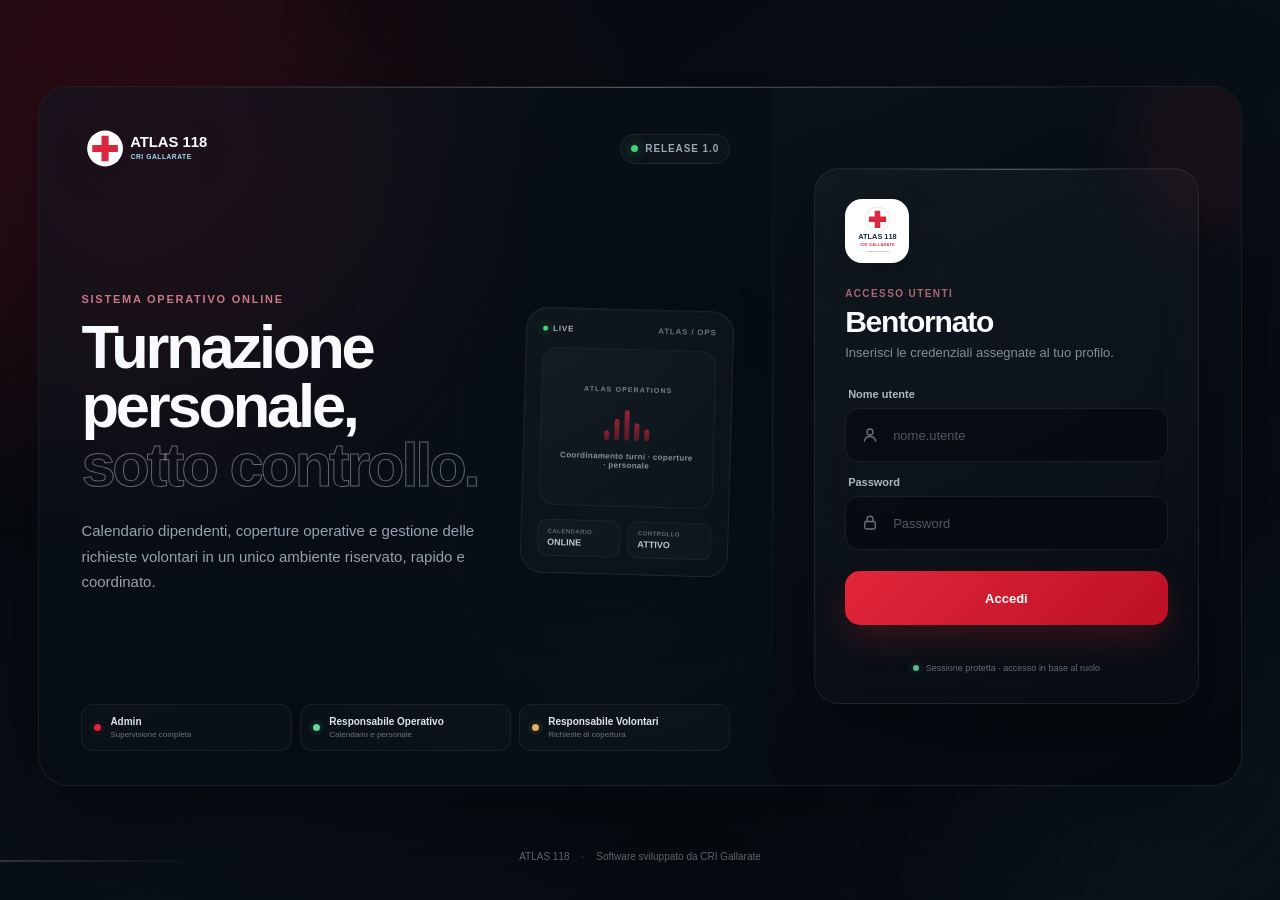
<file: index.html>
<!DOCTYPE html>
<html lang="it">
<head>
  <meta charset="UTF-8">
  <meta name="viewport" content="width=device-width,initial-scale=1">
  <meta name="color-scheme" content="dark">
  <meta name="theme-color" content="#070b10">

  <title>ATLAS 118 · Accesso utenti</title>

  <link rel="icon" type="image/svg+xml" href="atlas/assets/atlas-favicon.svg">
  <link rel="preload" href="atlas/assets/atlas-logo-login.svg" as="image" type="image/svg+xml">
  <link rel="preload" href="atlas/assets/atlas-logo-header.svg" as="image" type="image/svg+xml">

  <link rel="stylesheet" href="portal/css/common.css?v=1.0.0-final-20260809">
  <link rel="stylesheet" href="portal/css/login.css?v=1.0.2-no-radar-2242">
</head>

<body class="login-body">
  <div class="login-atmosphere" aria-hidden="true">
    <div class="login-grid"></div>
    <div class="login-glow login-glow-a"></div>
    <div class="login-glow login-glow-b"></div>

    <svg class="login-ecg" viewBox="0 0 1400 220" preserveAspectRatio="none">
      <path d="M0 128 H235 L274 128 L302 96 L332 162 L372 38 L412 128 H595 L622 128 L646 108 L672 148 L706 78 L738 128 H1400"/>
    </svg>

    <div class="login-road">
      <div class="login-road-sweep"></div>
      <div class="ambulance-track">
        <div class="ambulance-unit">
          <div class="ambulance-trail"></div>
          <svg viewBox="0 0 190 104" role="presentation">
            <defs>
              <linearGradient id="ambBody" x1="0" x2="1">
                <stop offset="0" stop-color="#d9e0e6"/>
                <stop offset=".48" stop-color="#ffffff"/>
                <stop offset="1" stop-color="#c5ced6"/>
              </linearGradient>
              <linearGradient id="ambGlass" x1="0" x2="1">
                <stop offset="0" stop-color="#13202b"/>
                <stop offset="1" stop-color="#2a3e4e"/>
              </linearGradient>
            </defs>

            <ellipse cx="100" cy="88" rx="72" ry="8" fill="rgba(0,0,0,.38)"/>
            <path d="M24 31h88c8 0 15 4 20 11l13 18h17c7 0 12 5 12 12v13H15V44c0-8 4-13 9-13z"
                  fill="url(#ambBody)" stroke="rgba(255,255,255,.32)"/>
            <path d="M110 37h15c5 0 9 2 13 8l10 15h-38z" fill="url(#ambGlass)"/>
            <path d="M118 41h7c4 0 7 2 10 6l6 9h-23z" fill="#213544"/>

            <rect x="20" y="54" width="92" height="7" rx="3.5" fill="#d61f32" opacity=".94"/>
            <rect x="33" y="36" width="33" height="15" rx="3" fill="#f5f7f8"/>
            <path d="M45 37h9v13h-9zM39 41h21v6H39z" fill="#d61f32"/>

            <g class="ambulance-beacon">
              <rect x="77" y="25" width="20" height="7" rx="2.5" fill="#e72a3e"/>
              <rect x="82" y="22" width="10" height="3" rx="1.5" fill="#ff5364"/>
            </g>

            <circle class="ambulance-wheel" cx="51" cy="84" r="14" fill="#0e1419"/>
            <circle cx="51" cy="84" r="6.5" fill="#89939b"/>
            <circle class="ambulance-wheel" cx="142" cy="84" r="14" fill="#0e1419"/>
            <circle cx="142" cy="84" r="6.5" fill="#89939b"/>

            <rect x="164" y="68" width="10" height="5" rx="2" fill="#fff1c8" opacity=".9"/>
            <rect x="15" y="67" width="7" height="6" rx="2" fill="#ee3348" opacity=".75"/>
          </svg>
        </div>
      </div>
    </div>
  </div>

  <main class="login-page">
    <section class="login-shell">
      <div class="login-visual">
        <div class="login-brand-row">
          <img class="login-horizontal-logo"
               src="atlas/assets/atlas-logo-header.svg"
               width="420"
               height="92"
               alt="ATLAS 118 · CRI Gallarate">

          <span class="login-release"><i></i> Release 1.0</span>
        </div>

        <div class="login-visual-main">
          <div class="login-copy">
            <span class="login-kicker">Sistema operativo online</span>

            <h1>Turnazione personale,<br><span>sotto controllo.</span></h1>

            <p>
              Calendario dipendenti, coperture operative e gestione delle richieste volontari
              in un unico ambiente riservato, rapido e coordinato.
            </p>
          </div>

          <div class="login-tech-card" aria-hidden="true">
            <div class="tech-card-top">
              <span class="tech-live"><i></i> LIVE</span>
              <span>ATLAS / OPS</span>
            </div>

            <div class="tech-status" aria-hidden="true">
              <div class="tech-status-label">ATLAS OPERATIONS</div>
              <div class="tech-status-line"><i></i><i></i><i></i><i></i><i></i></div>
              <div class="tech-status-copy">Coordinamento turni · coperture · personale</div>
            </div>

            <div class="tech-stats">
              <span><small>CALENDARIO</small><strong>ONLINE</strong></span>
              <span><small>CONTROLLO</small><strong>ATTIVO</strong></span>
            </div>
          </div>
        </div>

        <div class="login-profile-strip">
          <div><span class="profile-dot admin"></span><p><strong>Admin</strong><small>Supervisione completa</small></p></div>
          <div><span class="profile-dot ro"></span><p><strong>Responsabile Operativo</strong><small>Calendario e personale</small></p></div>
          <div><span class="profile-dot volunteer"></span><p><strong>Responsabile Volontari</strong><small>Richieste di copertura</small></p></div>
        </div>
      </div>

      <div class="login-panel">
        <form class="login-card" id="loginForm" novalidate>
          <div class="login-emblem-wrap">
            <img class="login-emblem"
                 src="atlas/assets/atlas-logo-login.svg"
                 width="240"
                 height="240"
                 alt="ATLAS 118">
          </div>

          <div class="login-card-heading">
            <span>Accesso utenti</span>
            <h2>Bentornato</h2>
            <p>Inserisci le credenziali assegnate al tuo profilo.</p>
          </div>

          <div class="login-field">
            <label for="username">Nome utente</label>
            <div class="login-input-wrap">
              <span class="input-icon" aria-hidden="true">
                <svg viewBox="0 0 24 24"><circle cx="12" cy="8" r="4"/><path d="M4.5 20c.9-4 3.4-6 7.5-6s6.6 2 7.5 6"/></svg>
              </span>
              <input id="username"
                     autocomplete="username"
                     autocapitalize="none"
                     spellcheck="false"
                     placeholder="nome.utente"
                     required>
            </div>
          </div>

          <div class="login-field">
            <label for="password">Password</label>
            <div class="login-input-wrap">
              <span class="input-icon" aria-hidden="true">
                <svg viewBox="0 0 24 24"><rect x="5" y="10" width="14" height="10" rx="2"/><path d="M8 10V7a4 4 0 0 1 8 0v3"/></svg>
              </span>
              <input id="password"
                     type="password"
                     autocomplete="current-password"
                     placeholder="Password"
                     required>
            </div>
          </div>

          <div class="login-error" id="loginError" role="alert"></div>

          <button class="login-submit" id="loginButton" type="submit">
            <span>Accedi</span>
          </button>

          <div class="login-status" id="loginStatus"></div>

          <div class="login-security-note">
            <span class="security-dot"></span>
            Sessione protetta · accesso in base al ruolo
          </div>
        </form>
      </div>
    </section>

    <footer class="login-footer">
      <span>ATLAS 118</span>
      <span>Software sviluppato da CRI Gallarate</span>
    </footer>
  </main>

  <script type="module" src="portal/js/login.js?v=1.0.0-final-20260809"></script>
</body>
</html>
</file>
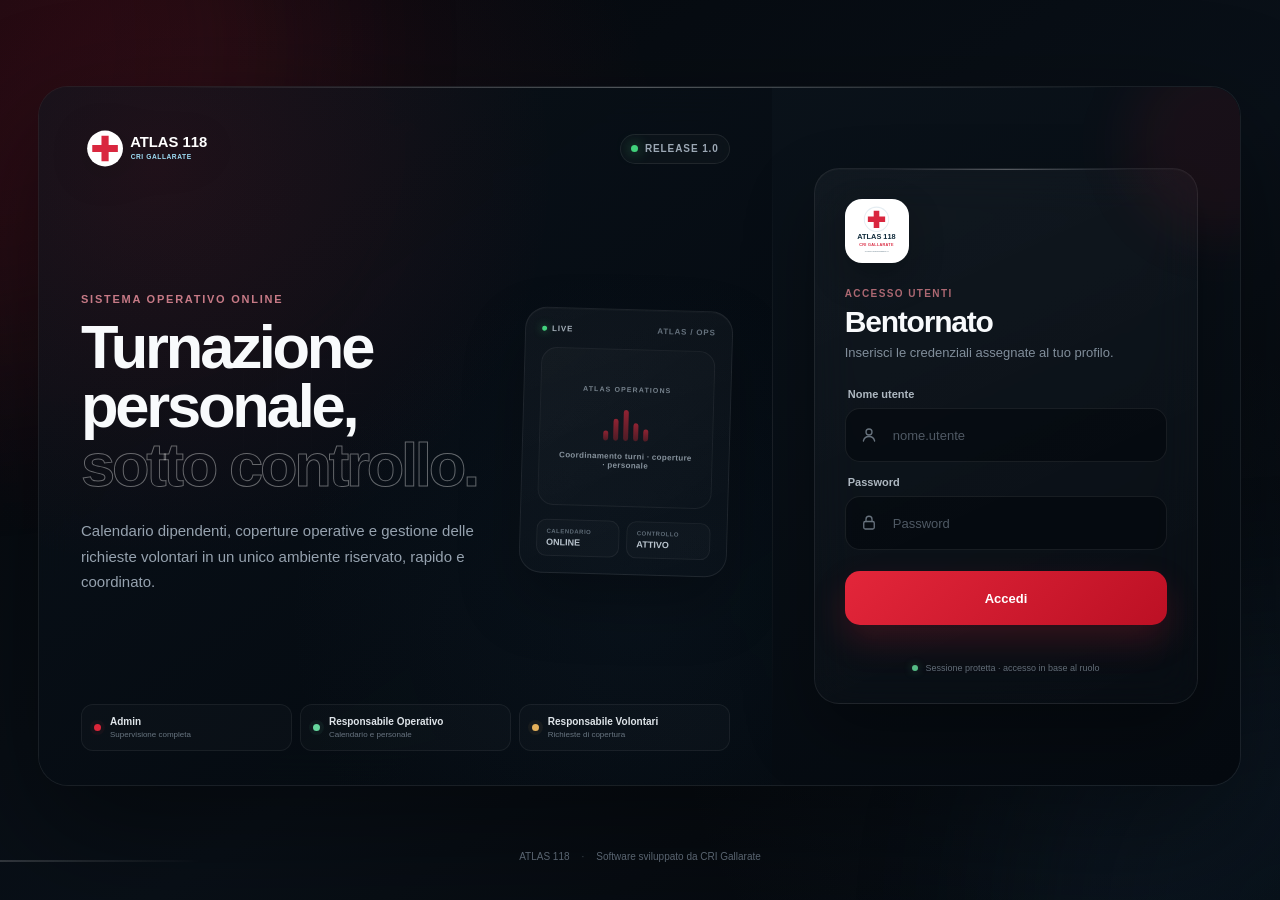
<file: admin.html>
<!DOCTYPE html>
<html lang="it">
<head>
  <meta charset="UTF-8" />
  <meta name="viewport" content="width=device-width, initial-scale=1.0" />
  <meta name="color-scheme" content="light dark" />
  <script>
    (() => {
      document.documentElement.dataset.theme = 'dark';
    })();
  </script>
  <title>ATLAS 118 · Admin · Release 1.0 · SMART SAFE 1835</title>

  <link rel="preload" href="atlas/assets/atlas-logo-login.svg" as="image" type="image/svg+xml" />
  <link rel="preload" href="atlas/assets/atlas-logo-header.svg" as="image" type="image/svg+xml" />
  <link id="atlasFavicon" rel="icon" type="image/svg+xml" href="atlas/assets/atlas-favicon.svg" />
    <link rel="stylesheet" href="atlas/css/core.css?v=1.0.0-MGSE-COVERAGE-20260823" />
  <link rel="stylesheet" href="atlas/css/mobile.css?v=1.0.0-final-20260809" />
  <link rel="stylesheet" href="atlas/css/volunteer-rollback.css?v=1.5.9" />
  <link rel="stylesheet" href="atlas/css/print.css?v=1.0.0-final-20260809" />

  <style>
    .volunteer-layout{display:grid;grid-template-columns:minmax(360px,460px) minmax(0,1fr);gap:14px;padding:14px}
    .volunteer-panel{min-width:0;padding:18px;border:1px solid rgba(145,188,214,.15);border-radius:18px;background:rgba(8,29,42,.91)}
    .volunteer-panel-head{display:flex;justify-content:space-between;gap:12px;margin-bottom:14px}
    .volunteer-panel-head h3{margin:0;font-size:16px}
    .volunteer-panel-head p{margin:5px 0 0;color:#91a9b7;font-size:10px;line-height:1.5}
    .volunteer-proposal-list{display:grid;gap:10px}
    .proposal-card{padding:14px;border:1px solid rgba(145,188,214,.13);border-radius:14px;background:rgba(255,255,255,.025)}
    .proposal-head{display:flex;justify-content:space-between;gap:12px}
    .proposal-title{font-size:12px;font-weight:850}
    .proposal-meta{margin-top:4px;color:#91a9b7;font-size:8px;overflow-wrap:anywhere}
    .proposal-body{display:grid;gap:7px;margin-top:11px}
    .proposal-line{font-size:9px;line-height:1.45;overflow-wrap:anywhere}
    .proposal-status{padding:5px 8px;border-radius:999px;font-size:8px;font-weight:900;white-space:nowrap}
    .status-sent{color:#ffd98c;background:rgba(251,191,36,.10)}
    .status-approved{color:#8ff0c5;background:rgba(52,211,153,.10)}
    .status-rejected{color:#ffc2cd;background:rgba(251,113,133,.10)}
    .proposal-actions{display:flex;justify-content:flex-end;gap:8px;margin-top:12px}
    .volunteer-empty,.volunteer-loading{padding:28px;text-align:center;color:#91a9b7}
    body[data-required-profile="RO"] #volunteerCreatePanel{display:none!important}
    body[data-required-profile="RO"] .volunteer-layout{grid-template-columns:minmax(0,1fr);max-width:1400px;margin:auto}
    @media(max-width:980px){.volunteer-layout{grid-template-columns:1fr}}
  </style>

</head>
<body class="auth-locked" data-protected-page="true" data-required-profile="ADMIN">


  <div class="noise"></div>
  <div class="app" id="atlasApp" inert>
    <header class="topbar">
      <div class="brand">
        <button class="sidebar-menu-btn" id="sidebarMenuBtn" type="button"
                aria-label="Apri menu laterale" aria-controls="atlasSidebar"
                aria-expanded="false" title="Apri menu laterale">☰</button>
        <div class="brand-logo-wrap" title="Croce Rossa Italiana - Comitato di Gallarate">
          <img class="brand-logo brand-logo-white"
                 src="atlas/assets/atlas-logo-header.svg"
                 width="420"
                 height="92"
                 decoding="async"
                 fetchpriority="high"
                 alt="ATLAS 118 - CRI Gallarate" />
          <span class="brand-fallback">✚</span>
        </div>
        <div>
          <div class="brand-title">ATLAS 118</div>
          <div class="brand-sub">Algoritmo Turnazioni, Logistica e Anagrafiche Sanitari · Release 1.0</div><div class="brand-credit">Software sviluppato da CRI Gallarate</div>
        </div>
      </div>

      <div class="month-control" aria-label="Navigazione mese">
        <button class="month-nav-btn" id="prevMonthBtn" type="button"
                aria-label="Mese precedente" title="Mese precedente">‹</button>
        <div class="month-picker-wrap">
          <label for="monthPicker">Mese</label>
          <input id="monthPicker" type="month" value="2026-09" />
        </div>
        <button class="month-nav-btn" id="nextMonthBtn" type="button"
                aria-label="Mese successivo" title="Mese successivo">›</button>
        <button class="month-today-btn" id="currentMonthBtn" type="button"
                title="Vai al mese corrente">Oggi</button>
      </div>

      <div class="sync-pill" id="syncPill" title="I dati sono salvati nel browser">
        <span class="sync-dot"></span>
        <span id="syncText">Salvataggio locale attivo</span>
      </div>


      <div class="operator-pill" title="Utente autenticato">
        <span class="operator-avatar" id="operatorAvatar">UT</span>
        <span>
          <div class="operator-name" id="operatorName">Utente ATLAS</div>
          <div class="operator-role" id="operatorRole">Accesso autorizzato</div>
        </span>
      </div>

      <div class="top-spacer"></div>
      <div class="top-actions" aria-label="Comandi principali">
        <div class="action-group action-planning">
          <span class="action-group-label">Pianificazione</span>
          <div class="action-buttons">
            <button class="btn primary" id="autoBtn" title="Genera la proposta automatica">✦ <span>Genera automatico</span></button>
            <button class="btn" id="absenceBtn" title="Dichiarazione ferie, permessi e assenze a ore">◷ <span>Assenze / ore</span></button>
          </div>
        </div>

        <div class="action-group action-output">
          <span class="action-group-label">Salvataggio e output</span>
          <div class="action-buttons">
            <button class="btn save-calendar" id="syncBtn" title="Salva il calendario del mese nel foglio Database">💾 <span id="syncBtnText">Salva calendario</span></button>
            <button class="btn" id="printBtn" title="Stampa calendario in A3 orizzontale su una sola pagina">⎙ <span>Stampa A3</span></button>
          </div>
        </div>

        <div class="action-group action-data">
          <span class="action-group-label">Dati</span>
          <div class="action-buttons">
            <button class="btn" id="reloadSheetBtn" title="Ricarica Matrice e Database tramite il server protetto">↻ <span>Ricarica Sheet</span></button>
            <button class="btn" id="importBtn" title="Importa backup JSON">⇩ <span>Importa</span></button>
            <button class="btn" id="exportBtn" title="Esporta il Database Turni in CSV">⇧ <span>Esporta DB</span></button>
          </div>
        </div>

        <div class="action-group action-system">
          <span class="action-group-label">Sistema</span>
          <div class="action-buttons">
            <button class="btn" id="settingsBtn" data-access="admin" title="Impostazioni">⚙ <span>Impostazioni</span></button>
            <button class="btn danger" id="logoutBtn" title="Chiudi la sessione utente">⇥ <span>Esci</span></button>
          </div>
        </div>
      </div>
    </header>

    <div class="shell">
      <aside class="sidebar" id="atlasSidebar" aria-label="Menu laterale">
        <div class="sidebar-toolbar">
          <div>
            <div class="sidebar-toolbar-title">Navigazione</div>
            <div class="sidebar-toolbar-sub">Pagine, filtri e controlli</div>
          </div>
          <div class="sidebar-toolbar-actions">
            <button class="sidebar-tool-btn sidebar-pin-btn" id="sidebarPinBtn"
                    type="button" aria-pressed="false"
                    title="Fissa la barra laterale">⌖</button>
            <button class="sidebar-tool-btn sidebar-close-btn" id="sidebarCloseBtn"
                    type="button" title="Chiudi la barra laterale"
                    aria-label="Chiudi menu laterale">×</button>
          </div>
        </div>
        <div class="nav-tabs">
          <button class="nav-btn active" data-view="calendarView">Calendario</button>
          <button class="nav-btn" data-view="coverageView">Coperture</button>
          <button class="nav-btn" data-view="summaryView">Riepilogo</button>
          <button class="nav-btn" data-view="anomaliesView">Anomalie</button>
          <button class="nav-btn" data-view="staffView" data-access="employees">Anagrafiche</button>
          <button class="nav-btn" data-view="volunteerCoverageView" id="volunteerCoverageNav" data-access="volunteer">Buchi volontari</button>
          <button class="nav-btn" data-view="manualView">Manuale</button>
        </div>

        <div class="card">
          <div class="card-head"><div class="card-title">Stato del mese</div><span class="chip" id="monthStatusChip">Bozza</span></div>
          <div class="card-body">
            <div class="kpi-grid">
              <div class="kpi red"><div class="kpi-value" id="kpiErrors">0</div><div class="kpi-label">Errori bloccanti</div></div>
              <div class="kpi amber"><div class="kpi-value" id="kpiWarnings">0</div><div class="kpi-label">Avvisi da verificare</div></div>
              <div class="kpi blue"><div class="kpi-value" id="kpiUncovered">0</div><div class="kpi-label">Ruoli ordinari scoperti</div></div>
              <div class="kpi green"><div class="kpi-value" id="kpiSeOk">0</div><div class="kpi-label">Giorni SE completi</div></div>
            </div>
            <div class="progress-row">
              <div class="progress-line"><span>Compilazione calendario</span><strong id="completionText">0%</strong></div>
              <div class="progress"><i id="completionBar" style="width:0%"></i></div>
            </div>
          </div>
        </div>

        <div class="card">
          <div class="card-head"><div class="card-title">Filtri calendario</div></div>
          <div class="card-body filters">
            <div class="field"><label>Cerca dipendente</label><input id="searchEmployee" class="input" placeholder="Nome o cognome" /></div>
            <div class="field"><label>Gruppo</label>
              <select id="groupFilter" class="input">
                <option value="all">Tutti</option><option value="A">Turno A</option><option value="B">Turno B</option><option value="Libera">Liberi</option><option value="RO">Responsabile operativo</option><option value="RS">Responsabile secondari</option><option value="Amministrazione">Amministrazione</option>
              </select>
            </div>
            <label style="display:flex;align-items:center;gap:8px;font-size:11px;color:var(--muted);cursor:pointer"><input type="checkbox" id="issuesOnly" /> Solo dipendenti con anomalie</label>
            <button class="btn small" id="resetFilters">Azzera filtri</button>
          </div>
        </div>

        <div class="card">
          <div class="card-head"><div class="card-title">Legenda</div></div>
          <div class="card-body legend">
            <div class="legend-item"><span class="legend-dot" style="background:#0ea5e9"></span> Mattino</div>
            <div class="legend-item"><span class="legend-dot" style="background:#8b5cf6"></span> Pomeriggio</div>
            <div class="legend-item"><span class="legend-dot" style="background:#2563eb"></span> Notte / P+N</div>
            <div class="legend-item"><span class="legend-dot" style="background:#22d3ee"></span> Secondari</div>
            <div class="legend-item"><span class="legend-dot" style="background:#fbbf24"></span> Responsabilità</div>
            <div class="legend-item"><span class="legend-dot" style="background:#f472b6"></span> Amministrazione</div>
            <div class="legend-item"><span class="legend-dot" style="background:#fb7185"></span> Assenza</div>
            <div class="legend-item"><span class="legend-dot" style="background:#34d399"></span> Formazione</div>
          </div>
        </div>

        <div class="card">
          <div class="card-head"><div class="card-title">Regole attive</div></div>
          <div class="card-body" style="font-size:10px;color:var(--muted);line-height:1.55">
            <div>• Riposo minimo: <strong class="text-green" id="sidebarRest">11 ore</strong></div>
            <div>• Secondari operativi: <strong class="text-green" id="sidebarSe">2 persone · priorità 118</strong></div>
            <div>• GRA / GRM: <strong class="text-green" id="sidebarResp">min 4 · obiettivo 5</strong></div>
            <div>• Postazioni ordinarie: <strong>Gallarate · Somma</strong></div>
            <div>• Sumirago: <strong>manuale al bisogno</strong></div>
            <div>• Galli Monica: <strong>solo Gallarate</strong></div>
            <div>• RO nel 118: <strong class="text-amber">solo urgenza</strong></div>
            <div>• Gruppi A/B: <strong>non mischiare</strong></div>
            <div>• Libere: <strong>in turnazione 118 per abilitazione</strong></div>
            <div>• Ruoli A/C/S: <strong>rotazione equa ove possibile</strong></div>
            <div>• Sabato mattina: <strong>G2 + G3 + Somma</strong></div>
            <div>• Sabato pomeriggio: <strong>G2 + Somma</strong></div>
            <div>• Notti: <strong>solo macchine a 3</strong></div>
            <div>• Dopo una notte: <strong>almeno 11 ore consecutive prima del turno successivo</strong></div>
            <div>• Equipaggi: <strong>preferibile ≥ 1 uomo</strong></div>
            <div>• Raschi: <strong>GRS, MGSE solo necessità</strong></div>
            <div>• Riposo settimanale: <strong>35 ore · 2 volte/14 giorni</strong></div>
            <div>• Orario multiperiodale: <strong>28-44 h · media max 48 h</strong></div>
            <div>• Giornata: <strong>niente fasce spezzate non autorizzate</strong></div>
            <div class="db-status"><span>Fonti collegate</span><strong id="dbStateText">Matrice fallback · Database locale</strong></div>
          </div>
        </div>
      </aside>
      <button class="sidebar-backdrop" id="sidebarBackdrop" type="button"
              aria-label="Chiudi menu laterale" tabindex="-1"></button>

      <main class="content">
        <section id="calendarView" class="view active">
          <div class="view-toolbar">
            <div><div class="view-title" id="calendarTitle">Settembre 2026</div><div class="view-sub" id="calendarSubtitle">34 dipendenti · monte ore 167,2</div></div>
            <div class="toolbar-spacer"></div>
            <div class="calendar-month-nav" aria-label="Cambio mese rapido">
              <button class="btn small month-step" id="calendarPrevMonthBtn"
                      type="button" title="Mese precedente">←</button>
              <button class="btn small" id="calendarCurrentMonthBtn"
                      type="button" title="Mese corrente">Oggi</button>
              <button class="btn small month-step" id="calendarNextMonthBtn"
                      type="button" title="Mese successivo">→</button>
            </div>
            <span class="chip">Clicca una cella per modificare manualmente</span>
            <button class="btn small" id="clearAutoBtn">Rimuovi proposte AUTO</button>
            <button class="btn small danger" id="clearMonthBtn" data-access="admin">Cancella turnazione</button>
            <button class="btn small danger" id="resetCalendarBtn" type="button" title="Svuota completamente il mese selezionato">Reset calendario</button>
          </div>
          <div class="calendar-wrap" id="calendarWrap"><table class="calendar" id="calendarTable"></table></div>
        </section>

        <section id="coverageView" class="view">
          <div class="view-toolbar">
            <div><div class="view-title">Coperture 118 e Secondari</div><div class="view-sub">Le fasce “da definire” non generano scoperture finché non vengono attivate</div></div>
            <div class="toolbar-spacer"></div>
            <select id="coverageFilter" class="input" style="width:180px"><option value="all">Tutti i giorni</option><option value="required">Solo richiesti</option><option value="uncovered">Solo scoperti</option><option value="weekdays">Solo feriali</option><option value="weekends">Solo weekend</option><option value="se-reduced">MGSE ridotti</option></select>
          </div>
          <div class="scroll-panel"><div class="coverage-grid" id="coverageGrid"></div></div>
        </section>

        <section id="summaryView" class="view">
          <div class="view-toolbar">
            <div><div class="view-title">Riepilogo personale</div><div class="view-sub">Ore, distribuzione turni, RFS maturati e residui, responsabilità e scostamento dal monte ore</div></div>
            <div class="toolbar-spacer"></div>
            <button class="btn small" id="exportSummaryBtn">Esporta riepilogo CSV</button>
          </div>
          <div class="ccnl-dashboard" id="ccnlDashboard"></div>
          <div class="summary-table-wrap"><table class="summary-table" id="summaryTable"></table></div>
        </section>

        <section id="anomaliesView" class="view">
          <div class="view-toolbar">
            <div><div class="view-title">Controlli automatici</div><div class="view-sub">Priorità: rossi bloccanti, gialli da verificare, informativi in fondo</div></div>
            <div class="toolbar-spacer"></div>
            <select id="anomalyFilter" class="input" style="width:180px"><option value="all">Tutti</option><option value="error">Solo errori</option><option value="warning">Solo avvisi</option><option value="info">Solo informazioni</option></select>
          </div>
          <div class="scroll-panel"><div class="anomaly-list" id="anomalyList"></div></div>
        </section>

        <section id="staffView" class="view" data-access="employees">
          <div class="view-toolbar">
            <div><div class="view-title">Anagrafiche del personale</div><div class="view-sub" id="staffCount">Gestione ruoli, gruppo, sesso e monte ore individuale</div></div>
            <div class="toolbar-spacer"></div>
            <div class="staff-toolbar-fields"><input id="staffSearch" class="input" placeholder="Cerca nome o cognome" /><select id="staffGroupFilter" class="input"><option value="all">Tutti i gruppi</option><option value="A">Gruppo A</option><option value="B">Gruppo B</option><option value="Libera">Liberi</option><option value="RO">RO</option><option value="RS">RS</option><option value="Amministrazione">Amministrazione</option></select></div>
            <button class="btn small" id="exportStaffBtn">Esporta Matrice CSV</button>
            <button class="btn small" id="syncStaffBtn">Salva Matrice Sheet</button>
            <button class="btn small primary" id="addStaffBtn">＋ Nuovo dipendente</button>
          </div>
          <div class="staff-table-wrap"><table class="staff-table" id="staffTable"></table></div>
        </section>



        <section id="volunteerCoverageView" class="view">
          <div class="view-toolbar">
            <div>
              <div class="view-title">Buchi volontari</div>
              <div class="view-sub">Richieste volontari prima o dopo la pubblicazione del calendario. ATLAS le conserva, le analizza quando il mese è disponibile e propone le soluzioni più chiare.</div>
            </div>
            <div class="toolbar-spacer"></div>
            <button class="btn small" id="volunteerRefreshBtn" type="button">Aggiorna</button>
          </div>

          <div class="volunteer-layout">
            <section class="volunteer-panel" id="volunteerCreatePanel">
              <div class="volunteer-panel-head">
                <div>
                  <h3>Supervisione Admin</h3>
                  <p>L’Admin può inoltrare proposte, ma l’inserimento ordinario avviene dalla pagina volontari.</p>
                </div>
              </div>
              <div class="notice info">
                Per mantenere il flusso semplice, usa la pagina dedicata
                <strong>volontari.html</strong> quando devi compilare una proposta.
              </div>
            </section>

            <section class="volunteer-panel volunteer-list-panel">
              <div class="volunteer-panel-head">
                <div>
                  <h3>Richieste ricevute</h3>
                  <p id="volunteerListSubtitle">Caricamento…</p>
                </div>
                <select id="volunteerStatusFilter" class="input compact">
                  <option value="ALL">Tutti gli stati</option>
                  <option value="INVIATA">Da valutare</option>
                  <option value="APPROVATA">Approvate</option>
                  <option value="RIFIUTATA">Rigettate</option>
                </select>
              </div>
              <div id="volunteerProposalList" class="volunteer-proposal-list"></div>
            </section>
          </div>
        </section>

        <section id="manualView" class="view">
          <div class="view-toolbar">
            <div><div class="view-title">Manuale operativo ATLAS 118</div><div class="view-sub">Procedure, controlli, sostituzioni e gestione della turnazione</div></div>
            <div class="toolbar-spacer"></div>
            <span class="chip">Manuale V2 in preparazione</span>
          </div>
          <div class="manual-scroll">
            <div class="manual-hero"><h2>ATLAS 118</h2><div class="notice warning"><strong>Procedura obbligatoria:</strong> il Responsabile Operativo deve prima generare e salvare il calendario mensile dei dipendenti. Solo dopo può accettare le richieste ricevute dal Responsabile Volontari relative a quel mese.</div><div class="notice warning"><strong>Regola riposo post-notte:</strong> il riposo dopo una notte è di almeno 11 ore consecutive; non è obbligatoria l’intera giornata successiva e non viene più creato automaticamente lo SM.</div><p>Usa il generatore come proposta iniziale, non come approvazione automatica. L’utente incaricato mantiene sempre il controllo finale: verifica gli alert, completa le coperture straordinarie note dal giorno 19 e salva il mese nel Google Sheet.</p></div>
            <div class="manual-grid">
              <article class="manual-card wide"><h3>Flusso operativo consigliato</h3>
                <div class="manual-step"><b>1</b><p><strong>Ricarica Sheet</strong> per acquisire Matrice e Database aggiornati.</p></div>
                <div class="manual-step"><b>2</b><p>Registra ferie, permessi, 104, AVIS, malattia, infortunio, formazione e indisponibilità con <strong>Assenze / ore</strong>.</p></div>
                <div class="manual-step"><b>3</b><p>Nella pagina <strong>Coperture</strong> attiva come “Richiesto” solo i turni effettivamente da coprire dai dipendenti.</p></div>
                <div class="manual-step"><b>4</b><p>Avvia l’unico comando <strong>Genera automatico</strong> nella barra superiore. La schermata di avanzamento impedisce clic ripetuti e mantiene l’interfaccia reattiva.</p></div>
                <div class="manual-step"><b>5</b><p>Apri <strong>Anomalie</strong>, correggi prima gli errori rossi e poi valuta gli avvisi.</p></div>
                <div class="manual-step"><b>6</b><p>Effettua le correzioni manuali dal Calendario, quindi controlla Coperture e Riepilogo.</p></div>
                <div class="manual-step"><b>7</b><p>Usa <strong>Salva Sheet</strong> oppure esporta CSV/backup prima della pubblicazione definitiva.</p></div>
              </article>
              <article class="manual-card"><h3>Alert</h3>
                <div class="alert-key"><span class="alert-red">ERRORE</span><p>Riposo inferiore a 11 ore, sovrapposizione, ruolo non abilitato, assenza incompatibile, doppio ruolo o equipaggio non valido.</p></div>
                <div class="alert-key"><span class="alert-amber">AVVISO</span><p>Gruppi A/B mischiati, RO nel 118, equipaggio tutto femminile, ruoli poco equilibrati o responsabili sotto obiettivo.</p></div>
                <div class="alert-key"><span class="alert-blue">INFO</span><p>Situazioni ammesse ma da conoscere, come Sumirago inserita manualmente.</p></div>
              </article>
              <article class="manual-card"><h3>Regole chiave</h3><ul><li>Le Libere entrano nel 118 secondo abilitazioni e sono neutrali rispetto ai gruppi.</li><li>Raschi svolge GRS; MGSE solo quando il minimo SE non è raggiungibile.</li><li>Sumirago non viene generata automaticamente: si inserisce manualmente.</li><li>Il sabato mattina ordinario copre G2, G3 e Somma; il sabato pomeriggio copre G2 e Somma. Di notte tutte le postazioni sono a 3.</li><li>La macchina a 2 di Gallarate deve avere almeno un uomo: due donne nello stesso equipaggio non sono consentite. Negli equipaggi a 3 ATLAS distribuisce gli uomini in modo da ridurre gli equipaggi interamente femminili, compatibilmente con abilitazioni, gruppi, sedi, riposi e monte ore.</li><li>Dopo ogni turno N o P+N, ATLAS calcola la fine effettiva della prestazione e richiede almeno 11 ore consecutive prima dell’inizio del turno successivo. Non blocca automaticamente l’intera giornata e non inserisce più uno SM automatico.</li><li>Il RO entra nel 118 solo in estrema urgenza.</li></ul></article>
              <article class="manual-card"><h3>Inserire Sumirago</h3><ol><li>Apri la cella del dipendente e della data.</li><li>Scegli <strong>118</strong>.</li><li>Imposta fascia, sede <strong>Sumirago</strong> e ruolo A/C/S.</li><li>Salva le tre persone dell’equipaggio.</li><li>Verifica la pagina Coperture e l’alert informativo.</li></ol></article>
              <article class="manual-card"><h3>Anagrafiche</h3><p>L’ID resta tecnico e invisibile. Dalla pagina Anagrafiche puoi inserire o rimuovere persone, impostare gruppo, sesso, abilitazioni, responsabilità, sedi e monte ore mensile. Il sesso è usato solo dall’algoritmo e nella pagina Anagrafiche, non nel Calendario.</p></article>
              <article class="manual-card"><h3>Saldo ore nel Calendario</h3><p>Accanto al gruppo viene mostrato lo scostamento dal monte ore personale: il segno <strong>−</strong> indica le ore ancora mancanti, il segno <strong>+</strong> le ore in eccesso e <strong>0 h</strong> il raggiungimento del target. Passa il mouse sul valore per vedere ore programmate e obiettivo.</p></article>
              <article class="manual-card"><h3>Modifica e sostituzione di un turno</h3><p>Nel Calendario apri la giornata e premi <strong>Modifica / sostituisci</strong>. Per un turno 118 ATLAS propone soltanto le risorse attive, disponibili e abilitate allo stesso ruolo. In alternativa puoi sostituire la voce con ferie, permesso, malattia, riposo, formazione, responsabilità o un nuovo turno 118. Se sede, macchina, fascia e ruolo risultano già occupati, compare un avviso prima della conferma.</p></article><article class="manual-card"><h3>Persistenza di malattie e assenze</h3><p>Ferie, malattia, infortunio, 104, AVIS, congedi, permessi e riposi compensativi manuali sono conservati in un archivio locale protetto. Restano presenti dopo il refresh, dopo il cambio mese e dopo <strong>Cancella turnazione</strong>. Per condividerli e renderli disponibili da altri dispositivi è comunque necessario usare <strong>Salva calendario</strong>.</p></article><article class="manual-card"><h3>Stampa A3</h3><p>Il comando <strong>Stampa A3</strong> rimuove i filtri, mostra tutto il tabellone, applica sfondo bianco, margini minimi, orientamento orizzontale e ridimensionamento automatico su una sola pagina. Il saldo ore accanto al gruppo non viene stampato.</p></article>
              <article class="manual-card wide"><h3>Prima di chiudere il mese</h3><ul><li>Nessun errore rosso irrisolto.</li><li>Coperture richieste complete o dichiarate da integrare con volontari.</li><li>Secondari ordinariamente a 2 risorse feriali; riduzione ammessa solo per priorità 118.</li><li>GRA/GRM almeno 4 giornate, obiettivo 5.</li><li>Ore individuali verificate nel Riepilogo.</li><li>Backup JSON ed esportazione Database eseguiti.</li></ul></article>
            </div>
          </div>
        </section>
      </main>
    </div>
  </div>

  <div class="modal-backdrop" id="assignmentModal">
    <div class="modal">
      <div class="modal-head"><div><div class="modal-title" id="assignmentTitle">Assegna turno</div><div class="modal-sub" id="assignmentSubtitle"></div></div><button class="modal-close" data-close="assignmentModal">✕</button></div>
      <div class="modal-body">
        <div class="assignment-list" id="existingAssignments"></div>
        <div class="replacement-workspace hidden" id="replacementWorkspace"></div>

        <div class="section-label" id="assignmentActionLabel">Inserimento rapido</div>
        <div class="preset-grid" id="presetGrid">
          <button class="preset" data-preset="118"><b>118</b><small>Mattino, pomeriggio, notte o P+N</small></button>
          <button class="preset preset-operational" data-preset="OP"><b>Sigle operative</b><small>GM, GP, GN, GG, GSA, GSC, GSS, N e NS</small></button>
          <button class="preset" data-preset="MGSE"><b>MGSE</b><small>Secondari feriali 06:00–13:30</small></button>
          <button class="preset" data-preset="RESP"><b>Responsabilità</b><small>GRA, GRM, GRS, GRO · 08:00–17:00</small></button>
          <button class="preset" data-preset="AM"><b>Amministrazione</b><small>AM7, AM8,5 o AM4</small></button>
          <button class="preset" data-preset="FORM"><b>Formazione</b><small>Orario e ore libere</small></button>
          <button class="preset" data-preset="ABS"><b>Assenza</b><small>Ferie, malattia, 104, AVIS…</small></button>
          <button class="preset" data-preset="RC"><b>Riposo / festività</b><small>RC o A</small></button>
          <button class="preset" data-preset="CUSTOM"><b>Voce personalizzata</b><small>Codice, orario e ore manuali</small></button>
        </div>

        <div id="assignmentFormHost"></div>
      </div>
      <div class="modal-foot"><button class="btn ghost" data-close="assignmentModal">Chiudi</button></div>
    </div>
  </div>

  <div class="modal-backdrop" id="settingsModal">
    <div class="modal settings-modal settings-modal-redesign settings-control-center">
      <div class="modal-head settings-head">
        <div>
          <div class="settings-kicker">ATLAS 118 · CONTROL CENTER</div>
          <div class="modal-title">Impostazioni operative</div>
          <div class="modal-sub">Regole, orari contrattuali, permessi e automazioni organizzati per area</div>
        </div>
        <button class="modal-close" data-close="settingsModal">✕</button>
      </div>
      <div class="modal-body">
        <div class="notice info hidden" id="settingsPermissionNote"></div>

        <div class="settings-commandbar">
          <div class="settings-menu-grid" aria-label="Menu impostazioni">
            <button type="button" data-settings-jump="#settingsGeneral"><b>118</b><span>Turnazione</span></button>
            <button type="button" data-settings-jump="#settingsShiftTimes"><b>⏱</b><span>Orari turni</span></button>
            <button type="button" data-settings-jump="#settingsSecondari"><b>SE</b><span>Secondari</span></button>
            <button type="button" data-settings-jump="#settingsResponsibility"><b>R</b><span>Responsabilità</span></button>
            <button type="button" data-settings-jump="#settingsGeneration"><b>⚙</b><span>Generazione</span></button>
            <button type="button" data-settings-jump="#settingsCcnl"><b>h</b><span>Orario / CCNL</span></button>
            <button type="button" data-settings-jump="#settingsLeave"><b>P</b><span>Permessi</span></button>
            <button type="button" data-settings-jump="#settingsSystem"><b>↻</b><span>Sistema</span></button>
          </div>
          <div class="settings-expand-actions">
            <button class="btn small" id="settingsExpandAllBtn" type="button">Espandi tutto</button>
            <button class="btn small" id="settingsCollapseAllBtn" type="button">Comprimi</button>
          </div>
        </div>

        <div class="settings-accordion">
          <details class="settings-section" id="settingsGeneral" open>
            <summary><span class="settings-summary-icon">118</span><span><b>Turnazione e 118</b><small>Monte ore, riposo minimo e rotazione dei gruppi</small></span><i>⌄</i></summary>
            <div class="settings-section-body form-grid">
              <div class="field"><label>Monte ore mensile standard</label><input id="setTargetHours" class="input" type="number" step="0.1" min="0" /></div>
              <div class="field"><label>Riposo minimo tra servizi (ore)</label><input id="setMinRest" class="input" type="number" step="0.5" min="0" /></div>
              <div class="field full"><label class="settings-check"><input id="setRotation" type="checkbox" /> Usa rotazione A/B settimanale</label><small>Settimane pari: A mattina / B pomeriggio; settimane dispari: inversione.</small></div>
            </div>
          </details>

          <details class="settings-section settings-section-times" id="settingsShiftTimes">
            <summary><span class="settings-summary-icon">⏱</span><span><b>Orari turni</b><small>Fasce orarie e ore riconosciute usate dal generatore</small></span><i>⌄</i></summary>
            <div class="settings-section-body">
              <div class="notice info settings-times-note">Modifica il template standard. Le assegnazioni inserite manualmente con un orario personalizzato mantengono il proprio orario.</div>
              <div class="settings-times-table-wrap">
                <table class="settings-times-table">
                  <thead><tr><th>Turno</th><th>Inizio</th><th>Fine</th><th>Ore riconosciute</th></tr></thead>
                  <tbody>
                    <tr class="settings-times-group"><th colspan="4">118 · fasce ordinarie</th></tr>
                    <tr data-shift-template="WD_M"><th>Feriale M</th><td><input class="input" data-shift-part="start" type="time" /></td><td><input class="input" data-shift-part="end" type="time" /></td><td><input class="input" data-shift-part="hours" type="number" min="0" step="0.25" /></td></tr>
                    <tr data-shift-template="WD_P"><th>Feriale P</th><td><input class="input" data-shift-part="start" type="time" /></td><td><input class="input" data-shift-part="end" type="time" /></td><td><input class="input" data-shift-part="hours" type="number" min="0" step="0.25" /></td></tr>
                    <tr data-shift-template="WD_N"><th>Feriale N</th><td><input class="input" data-shift-part="start" type="time" /></td><td><input class="input" data-shift-part="end" type="time" /></td><td><input class="input" data-shift-part="hours" type="number" min="0" step="0.25" /></td></tr>
                    <tr data-shift-template="SAT_M"><th>Sabato M</th><td><input class="input" data-shift-part="start" type="time" /></td><td><input class="input" data-shift-part="end" type="time" /></td><td><input class="input" data-shift-part="hours" type="number" min="0" step="0.25" /></td></tr>
                    <tr data-shift-template="SAT_P"><th>Sabato P</th><td><input class="input" data-shift-part="start" type="time" /></td><td><input class="input" data-shift-part="end" type="time" /></td><td><input class="input" data-shift-part="hours" type="number" min="0" step="0.25" /></td></tr>
                    <tr data-shift-template="SAT_N"><th>Sabato N</th><td><input class="input" data-shift-part="start" type="time" /></td><td><input class="input" data-shift-part="end" type="time" /></td><td><input class="input" data-shift-part="hours" type="number" min="0" step="0.25" /></td></tr>
                    <tr data-shift-template="SUN_M"><th>Domenica M</th><td><input class="input" data-shift-part="start" type="time" /></td><td><input class="input" data-shift-part="end" type="time" /></td><td><input class="input" data-shift-part="hours" type="number" min="0" step="0.25" /></td></tr>
                    <tr data-shift-template="SUN_P"><th>Domenica P</th><td><input class="input" data-shift-part="start" type="time" /></td><td><input class="input" data-shift-part="end" type="time" /></td><td><input class="input" data-shift-part="hours" type="number" min="0" step="0.25" /></td></tr>
                    <tr data-shift-template="SUN_N"><th>Domenica N</th><td><input class="input" data-shift-part="start" type="time" /></td><td><input class="input" data-shift-part="end" type="time" /></td><td><input class="input" data-shift-part="hours" type="number" min="0" step="0.25" /></td></tr>
                    <tr class="settings-times-group"><th colspan="4">Attività interne</th></tr>
                    <tr data-shift-template="MGSE"><th>MGSE</th><td><input class="input" data-shift-part="start" type="time" /></td><td><input class="input" data-shift-part="end" type="time" /></td><td><input class="input" data-shift-part="hours" type="number" min="0" step="0.25" /></td></tr>
                    <tr data-shift-template="RESP"><th>GRA / GRM / GRS / GRO / RO</th><td><input class="input" data-shift-part="start" type="time" /></td><td><input class="input" data-shift-part="end" type="time" /></td><td><input class="input" data-shift-part="hours" type="number" min="0" step="0.25" /></td></tr>
                    <tr data-shift-template="AM7"><th>AM7</th><td><input class="input" data-shift-part="start" type="time" /></td><td><input class="input" data-shift-part="end" type="time" /></td><td><input class="input" data-shift-part="hours" type="number" min="0" step="0.25" /></td></tr>
                    <tr data-shift-template="AM85"><th>AM8,5</th><td><input class="input" data-shift-part="start" type="time" /></td><td><input class="input" data-shift-part="end" type="time" /></td><td><input class="input" data-shift-part="hours" type="number" min="0" step="0.25" /></td></tr>
                    <tr data-shift-template="AM4"><th>AM4</th><td><input class="input" data-shift-part="start" type="time" /></td><td><input class="input" data-shift-part="end" type="time" /></td><td><input class="input" data-shift-part="hours" type="number" min="0" step="0.25" /></td></tr>
                    <tr class="settings-times-group"><th colspan="4">Sigle operative</th></tr>
                    <tr data-shift-template="OP_GM"><th>GM</th><td><input class="input" data-shift-part="start" type="time" /></td><td><input class="input" data-shift-part="end" type="time" /></td><td><input class="input" data-shift-part="hours" type="number" min="0" step="0.25" /></td></tr>
                    <tr data-shift-template="OP_GP"><th>GP</th><td><input class="input" data-shift-part="start" type="time" /></td><td><input class="input" data-shift-part="end" type="time" /></td><td><input class="input" data-shift-part="hours" type="number" min="0" step="0.25" /></td></tr>
                    <tr data-shift-template="OP_GN"><th>GN</th><td><input class="input" data-shift-part="start" type="time" /></td><td><input class="input" data-shift-part="end" type="time" /></td><td><input class="input" data-shift-part="hours" type="number" min="0" step="0.25" /></td></tr>
                    <tr data-shift-template="OP_GG"><th>GG</th><td><input class="input" data-shift-part="start" type="time" /></td><td><input class="input" data-shift-part="end" type="time" /></td><td><input class="input" data-shift-part="hours" type="number" min="0" step="0.25" /></td></tr>
                    <tr data-shift-template="OP_GSA"><th>GSA</th><td><input class="input" data-shift-part="start" type="time" /></td><td><input class="input" data-shift-part="end" type="time" /></td><td><input class="input" data-shift-part="hours" type="number" min="0" step="0.25" /></td></tr>
                    <tr data-shift-template="OP_GSC"><th>GSC</th><td><input class="input" data-shift-part="start" type="time" /></td><td><input class="input" data-shift-part="end" type="time" /></td><td><input class="input" data-shift-part="hours" type="number" min="0" step="0.25" /></td></tr>
                    <tr data-shift-template="OP_GSS"><th>GSS</th><td><input class="input" data-shift-part="start" type="time" /></td><td><input class="input" data-shift-part="end" type="time" /></td><td><input class="input" data-shift-part="hours" type="number" min="0" step="0.25" /></td></tr>
                    <tr data-shift-template="OP_N"><th>N operativo</th><td><input class="input" data-shift-part="start" type="time" /></td><td><input class="input" data-shift-part="end" type="time" /></td><td><input class="input" data-shift-part="hours" type="number" min="0" step="0.25" /></td></tr>
                    <tr data-shift-template="OP_NS"><th>NS</th><td><input class="input" data-shift-part="start" type="time" /></td><td><input class="input" data-shift-part="end" type="time" /></td><td><input class="input" data-shift-part="hours" type="number" min="0" step="0.25" /></td></tr>
                  </tbody>
                </table>
              </div>
              <div class="notice info settings-times-foot">Il turno <strong>P+N</strong> viene calcolato automaticamente sommando le ore riconosciute di P e N della stessa giornata.</div>
            </div>
          </details>

          <details class="settings-section settings-section-se" id="settingsSecondari">
            <summary><span class="settings-summary-icon">SE</span><span><b>Secondari · MGSE</b><small>Dotazione giornaliera e quota mensile del dipendente prevalente</small></span><i>⌄</i></summary>
            <div class="settings-section-body form-grid">
              <div class="field"><label>Numero MGSE giornalieri</label><input id="setSeMin" class="input" type="number" min="0" max="6" step="1" value="2" /></div>
              <input id="setSeMax" type="hidden" value="2" />
              <div class="field"><label>Priorità</label><div class="notice info">Il 118 resta prioritario: la dotazione MGSE può essere ridotta solo quando serve alla copertura.</div></div>
              <div class="field full"><label>Dipendente prevalentemente assegnato ai Secondari</label><select id="setSePreferredEmployee" class="input"><option value="">Nessuna preferenza</option></select><small>Preferenza soft: il dipendente resta utilizzabile nel 118 se necessario.</small></div>
              <div class="field full"><div class="settings-subtitle">Quota mensile del prevalente</div></div>
              <div class="field"><label>Minimo mensile giornate MGSE</label><input id="setSePreferredMinDays" class="input" type="number" min="0" max="31" step="1" /></div>
              <div class="field"><label>Massimo mensile giornate MGSE</label><input id="setSePreferredMaxDays" class="input" type="number" min="0" max="31" step="1" /></div>
            </div>
          </details>

          <details class="settings-section" id="settingsResponsibility">
            <summary><span class="settings-summary-icon">R</span><span><b>Responsabilità</b><small>Obiettivi GRA / GRM e fallback operativo</small></span><i>⌄</i></summary>
            <div class="settings-section-body form-grid">
              <div class="field"><label>GRA/GRM minimo mensile</label><input id="setRespMin" class="input" type="number" min="0" /></div>
              <div class="field"><label>GRA/GRM obiettivo mensile</label><input id="setRespGoal" class="input" type="number" min="0" /></div>
              <div class="field full"><div class="notice info">GRS/GRO e le altre responsabilità restano assegnate finché il 118 è coperto; i fallback previsti possono liberarle quando necessario.</div></div>
            </div>
          </details>

          <details class="settings-section" id="settingsGeneration">
            <summary><span class="settings-summary-icon">⚙</span><span><b>Generazione automatica</b><small>Decidi quali moduli ATLAS deve proporre automaticamente</small></span><i>⌄</i></summary>
            <div class="settings-section-body settings-toggle-grid">
              <label class="settings-toggle"><input id="setAutoAdmin" type="checkbox" /><span><b>Pianifica Amministrazione</b><small>Usa le regole AM durante la generazione.</small></span></label>
              <label class="settings-toggle"><input id="setAutoResponsabili" type="checkbox" /><span><b>Pianifica responsabilità</b><small>Gestisce GRO e obiettivi GRA/GRM; GRS resta strutturale.</small></span></label>
              <label class="settings-toggle"><input id="setAutoSecondari" type="checkbox" /><span><b>Pianifica Secondari</b><small>Completa MGSE alla dotazione configurata dopo la priorità 118.</small></span></label>
              <label class="settings-toggle"><input id="setAllowRoAuto" type="checkbox" /><span><b>Consenti RO nel 118</b><small>Solo come risorsa di ultima istanza.</small></span></label>
              <label class="settings-toggle"><input id="setAutoCompensatoryRestDefault" type="checkbox" /><span><b>Riposi compensativi automatici</b><small>Imposta come predefinita la pianificazione automatica dei recuperi.</small></span></label>
              <label class="settings-toggle"><input id="setNoSplitDay" type="checkbox" /><span><b>Blocca giornata frazionata</b><small>Impedisce due prestazioni separate nello stesso giorno salvo autorizzazione.</small></span></label>
            </div>
          </details>

          <details class="settings-section" id="settingsCcnl">
            <summary><span class="settings-summary-icon">h</span><span><b>Orario, riposi e straordinario</b><small>Parametri settimanali e limiti del regime orario</small></span><i>⌄</i></summary>
            <div class="settings-section-body form-grid">
              <div class="field"><label>Orario settimanale standard</label><input id="setWeeklyStandard" class="input" type="number" step="0.5" min="0" /></div>
              <div class="field"><label>Minimo settimana multiperiodale</label><input id="setWeeklyMin" class="input" type="number" step="0.5" min="0" /></div>
              <div class="field"><label>Massimo settimana multiperiodale</label><input id="setWeeklyMax" class="input" type="number" step="0.5" min="0" /></div>
              <div class="field"><label>Media massima settimanale</label><input id="setWeeklyAverageMax" class="input" type="number" step="0.5" min="0" /></div>
              <div class="field"><label>Riposo settimanale complessivo</label><input id="setWeeklyRestHours" class="input" type="number" step="0.5" min="0" /></div>
              <div class="field"><label>Riposi minimi in 14 giorni</label><input id="setWeeklyRestOccurrences" class="input" type="number" min="1" max="14" /></div>
              <div class="field"><label>Straordinario annuo · soglia</label><input id="setOvertimeLimit" class="input" type="number" step="1" min="0" /></div>
              <div class="field"><label>Straordinario annuo · limite esteso</label><input id="setOvertimeExtended" class="input" type="number" step="1" min="0" /></div>
            </div>
          </details>

          <details class="settings-section" id="settingsLeave">
            <summary><span class="settings-summary-icon">P</span><span><b>Ferie, permessi e recuperi</b><small>Contatori annuali, scadenze e banca ore</small></span><i>⌄</i></summary>
            <div class="settings-section-body form-grid">
              <div class="field"><label>Ferie annue standard (ore)</label><input id="setVacationAnnual" class="input" type="number" step="1" min="0" /></div>
              <div class="field"><label>Festività soppresse (ore)</label><input id="setSuppressedHolidayAnnual" class="input" type="number" step="1" min="0" /></div>
              <div class="field"><label>Permesso personale art. 33 (ore)</label><input id="setPersonalPermitAnnual" class="input" type="number" step="1" min="0" /></div>
              <div class="field"><label>Quota massima giornaliera art. 33</label><input id="setPersonalPermitDailyMaxRatio" class="input" type="number" min="0" max="1" step="0.05" /><small>0,50 = massimo metà dell’orario giornaliero.</small></div>
              <div class="field"><label>Gravi ragioni · giorni massimi annui</label><input id="setSeriousReasonsMaxDaysAnnual" class="input" type="number" min="0" max="365" step="1" /></div>
              <div class="field"><label>Lutto · finestra dall’evento (giorni)</label><input id="setBereavementEventWindowDays" class="input" type="number" min="0" max="365" step="1" /></div>
              <div class="field"><label>Termine recupero permesso art. 33 (mesi)</label><input id="setPersonalPermitRecoveryMonths" class="input" type="number" min="0" max="24" step="1" /></div>
              <div class="field"><label>Recupero festività lavorata (giorni)</label><input id="setHolidayRecoveryDays" class="input" type="number" min="1" max="365" step="1" /><small>Scadenza entro cui ATLAS deve collocare RFS/RCF.</small></div>
              <div class="field"><label>Blocco minimo banca ore (ore)</label><input id="setBankHoursMinBlock" class="input" type="number" step="0.5" min="0" /></div>
              <div class="field"><label>Santo patrono (MM-GG)</label><input id="setPatronHoliday" class="input" placeholder="es. 07-25" /></div>
              <div class="field full"><div class="notice warning"><strong>Attenzione:</strong> questi valori modificano le regole usate da ATLAS per conteggi, scadenze e validazioni. Le assenze già registrate non vengono cancellate.</div></div>
            </div>
          </details>

          <details class="settings-section" id="settingsSystem">
            <summary><span class="settings-summary-icon">↻</span><span><b>Sistema e sincronizzazione</b><small>Dati, backup e collegamento al backend ATLAS</small></span><i>⌄</i></summary>
            <div class="settings-section-body form-grid">
              <div class="field full"><div class="notice info"><strong>Endpoint protetto:</strong> il server ATLAS resta preconfigurato e non viene modificato dalle regole operative.</div></div>
              <div class="field full"><label>Server ATLAS</label><input id="setAppsScript" class="input" readonly aria-readonly="true" /></div>
              <div class="field full settings-system-actions">
                <button class="btn small" id="importEmployeesBtn" data-access="admin">Ricarica Matrice + Database</button>
                <button class="btn small" id="downloadBackupBtn">Scarica backup JSON</button>
                <button class="btn small danger" id="resetAppBtn" data-access="admin">Ripristina dati iniziali</button>
              </div>
            </div>
          </details>
        </div>
      </div>
      <div class="modal-foot settings-foot"><span class="settings-foot-hint">Le modifiche Admin vengono condivise con il Responsabile Operativo.</span><button class="btn ghost" data-close="settingsModal">Annulla</button><button class="btn primary" id="saveSettingsBtn">Salva impostazioni</button></div>
    </div>
  </div>


  <div class="modal-backdrop" id="preGenerationModal">
    <div class="modal">
      <div class="modal-head">
        <div>
          <div class="modal-title" id="preGenTitle">Prima di generare il calendario</div>
          <div class="modal-sub" id="preGenSubtitle">Verifica preventivamente ferie, permessi e indisponibilità</div>
        </div>
        <button class="modal-close" data-close="preGenerationModal">✕</button>
      </div>

      <div class="modal-body">
        <section id="preGenQuestion">
          <div class="pre-gen-intro">
            <strong>Vuoi inserire dei permessi per qualcuno prima della generazione?</strong>
            <p>Puoi registrare ferie, Legge 104, malattia, infortunio, AVIS, congedi, permessi, riposi compensativi e assenze per festività. ATLAS li proteggerà e non assegnerà turni nelle giornate interessate.</p>
          </div>
          <div class="pre-gen-choice-grid">
            <button class="pre-gen-choice yes" id="preGenYesBtn" type="button">
              <b>Sì, inserisci indisponibilità</b>
              <span>Aggiungi una o più persone e controlla il riepilogo prima di procedere.</span>
            </button>
            <button class="pre-gen-choice no" id="preGenNoBtn" type="button">
              <b>No, vai al riepilogo</b>
              <span>Prosegui usando le assenze e i permessi già registrati nel mese.</span>
            </button>
          </div>
        </section>

        <section id="preGenFormStage" class="hidden">
          <div class="form-grid">
            <div class="field full"><label>Dipendente</label><select id="preGenEmployee" class="input"></select></div>
            <div class="field"><label>Dal</label><input id="preGenFrom" class="input" type="date" /></div>
            <div class="field"><label>Al</label><input id="preGenTo" class="input" type="date" /></div>
            <div class="field"><label>Causale</label>
              <select id="preGenCode" class="input">
                <option value="F">F · Ferie</option>
                <option value="FS">FS · Festività soppresse</option>
                <option value="PR36">PR36 · Permesso personale recuperabile</option>
                <option value="VIS">VIS · Visita / terapia / esame</option>
                <option value="STUDIO">STUDIO · Diritto allo studio</option>
                <option value="ESAME">ESAME · Permesso per esame</option>
                <option value="LUTTO">LUTTO · 3 giorni</option>
                <option value="MATR">MATR · Matrimonio</option>
                <option value="GRAVI">GRAVI · Gravi ragioni documentate</option>
                <option value="PCIV">PCIV · Protezione civile</option>
                <option value="SIND">SIND · Permesso sindacale</option>
                <option value="RIPALL">RIPALL · Riposo allattamento</option>
                <option value="MALFIG">MALFIG · Malattia del figlio</option>
                <option value="L104/92">L104/92 · Permesso 104</option>
                <option value="AVIS">AVIS · Donazione</option>
                <option value="CONG">CONG · Congedo parentale</option>
                <option value="MAL">MAL · Malattia</option>
                <option value="INF">INF · Infortunio</option>
                <option value="A">A · Assenza festività</option>
                <option value="RC">RC · Riposo compensativo</option>
                <option value="RFS">RFS · Recupero festività spettante</option>
                <option value="RCD">RCD · Recupero deroga riposo</option>
                <option value="RCB">RCB · Recupero banca ore</option>
                <option value="RCP">RCP · Recupero permesso</option>
              </select>
            </div>
            <div class="field"><label>Modalità</label>
              <select id="preGenMode" class="input">
                <option value="GIORNATA">Giornata intera</option>
                <option value="ORE">A ore</option>
              </select>
            </div>
            <div class="field"><label>Ora inizio</label><input id="preGenStart" class="input" type="time" value="08:00" /></div>
            <div class="field"><label>Ora fine</label><input id="preGenEnd" class="input" type="time" value="12:00" /></div>
            <div class="field"><label>Ore riconosciute per giorno</label><input id="preGenHours" class="input" type="number" step="0.25" value="7.6" /></div>
            <div class="field"><label>Stato</label>
              <select id="preGenStatus" class="input">
                <option value="APPROVATO">Approvato</option>
                <option value="RICHIESTO">Richiesto</option>
              </select>
            </div>
            <div class="field"><label>Data evento</label><input id="preGenEventDate" class="input" type="date" /></div>
            <div class="field"><label>Data di riferimento</label><input id="preGenReferenceDate" class="input" type="date" /></div>
            <div class="field"><label>Scadenza recupero obbligatoria</label><input id="preGenRecoveryDue" class="input" type="date" /></div>
            <div class="field full"><label>Note</label><textarea id="preGenNote" class="input" rows="2" placeholder="Facoltative"></textarea></div>
          </div>

          <div class="pre-gen-stage-actions">
            <button class="btn ghost" id="preGenBackQuestionBtn" type="button">← Indietro</button>
            <button class="btn primary" id="preGenAddBtn" type="button">＋ Aggiungi al riepilogo</button>
          </div>

          <div class="section-label">Indisponibilità da registrare</div>
          <div class="pre-gen-pending" id="preGenPendingList"></div>

          <div class="pre-gen-stage-actions">
            <span class="muted" id="preGenPendingCount">Nessuna voce aggiunta</span>
            <button class="btn save-calendar" id="preGenGoRecapBtn" type="button">Vai al riepilogo →</button>
          </div>
        </section>

        <section id="preGenRecapStage" class="hidden">
          <div class="pre-gen-intro">
            <strong>Riepilogo prima della generazione</strong>
            <p>Controlla sia le indisponibilità già presenti nel calendario sia quelle appena preparate. Solo dopo la conferma ATLAS le registra e apre l’ultima verifica delle opzioni di generazione.</p>
          </div>

          <div class="pre-gen-recap" id="preGenRecapList"></div>

          <label class="pre-gen-confirm-row">
            <input id="preGenConfirmCheck" type="checkbox" />
            <span>Confermo di avere verificato il riepilogo e autorizzo la registrazione delle nuove indisponibilità prima della generazione.</span>
          </label>

          <div class="pre-gen-stage-actions">
            <button class="btn ghost" id="preGenBackFormBtn" type="button">← Modifica</button>
            <button class="btn primary" id="preGenConfirmBtn" type="button" disabled>Conferma e prepara la generazione</button>
          </div>
        </section>
      </div>

      <div class="modal-foot">
        <button class="btn ghost" data-close="preGenerationModal">Annulla</button>
      </div>
    </div>
  </div>

  <div class="modal-backdrop" id="autoModal">
    <div class="modal sm">
      <div class="modal-head"><div><div class="modal-title">Conferma e genera il calendario</div><div class="modal-sub">Ultima verifica delle opzioni prima dell’avvio</div></div><button class="modal-close" data-close="autoModal">✕</button></div>
      <div class="modal-body">
        <div id="autoInfo" class="notice info"></div>
        <div class="auto-grid" style="margin-top:12px">
          <label class="auto-option"><input id="autoPreserve" type="checkbox" checked /><div><strong>Conserva turni manuali, Database e bloccati</strong><span>Ferie, permessi, assenze, RC e riposi manuali sono sempre protetti, anche rigenerando da zero.</span></div></label>
          <label class="auto-option"><input id="autoAdmin" type="checkbox" checked /><div><strong>Pianifica Amministrazione</strong><span>Praderio: AM8,5 lun–gio e AM4 venerdì. Vescera: AM4 lun/ven e AM7 mar–gio.</span></div></label>
          <label class="auto-option"><input id="autoResp" type="checkbox" checked /><div><strong>Pianifica altre responsabilità</strong><span>GRS viene sempre pianificato nei feriali. Questa opzione gestisce GRO e le giornate obiettivo GRA/GRM.</span></div></label>
          <label class="auto-option"><input id="autoSe" type="checkbox" checked /><div><strong>Completa i Secondari alla dotazione giornaliera configurata</strong><span>GRS non conta come risorsa operativa e non viene convertito in MGSE. Il dipendente prevalente segue il minimo/massimo mensile configurato; il 118 mantiene sempre la priorità.</span></div></label>
          <label class="auto-option"><input id="autoRo" type="checkbox" /><div><strong>Consenti il RO come ultima risorsa nel 118</strong><span>Disattivato per impostazione predefinita. L’uso genera comunque un alert.</span></div></label>
          <label class="auto-option auto-option-rc"><input id="autoRc" type="checkbox" /><div><strong>Inserisci automaticamente i riposi compensativi</strong><span>Protegge i riposi settimanali e pianifica i recuperi delle deroghe art. 27. Gli RFS vengono pianificati automaticamente entro 30 giorni dalla festività. Un recupero non collocabile entro il termine genera un rosso bloccante.</span></div></label>
        </div>
      </div>
      <div class="modal-foot"><button class="btn ghost" data-close="autoModal">Annulla</button><button class="btn primary" id="generateAutoBtn">Conferma e genera</button></div>
    </div>
  </div>

  <div class="modal-backdrop" id="rfsPlacementModal" aria-modal="true" role="dialog">
    <div class="modal rfs-modal">
      <div class="modal-head">
        <div>
          <div class="modal-title">Dettaglio recuperi festività</div>
          <div class="modal-sub" id="rfsPlacementSubtitle">RFS disponibili</div>
        </div>
      </div>

      <div class="modal-body">
        <div class="rfs-kpi-grid">
          <article class="rfs-kpi">
            <span>Maturati</span>
            <strong id="rfsTotalEarned">0</strong>
            <small>festività lavorate</small>
          </article>
          <article class="rfs-kpi">
            <span>Già fruiti</span>
            <strong id="rfsTotalUsed">0</strong>
            <small>RFS già programmati</small>
          </article>
          <article class="rfs-kpi accent">
            <span>Da collocare</span>
            <strong id="rfsTotalPending">0</strong>
            <small>permessi spettanti residui</small>
          </article>
        </div>

        <div class="notice info rfs-explanation">
          Ogni <strong>RFS</strong> deve essere fruito dal giorno successivo
          alla festività lavorata ed entro 30 giorni dalla festività.
          ATLAS lo inserisce soltanto su una giornata già libera oppure dopo
          aver trovato contestualmente un sostituto compatibile: non vengono
          mai lasciati ruoli 118 o Secondari scoperti per collocare un recupero.
        </div>

        <div class="rfs-counter-table-wrap">
          <table class="rfs-counter-table">
            <thead>
              <tr>
                <th>Dipendente</th>
                <th>Maturati</th>
                <th>Fruiti</th>
                <th>Residui</th>
                <th>Festività ancora aperte</th>
              </tr>
            </thead>
            <tbody id="rfsCounterBody"></tbody>
          </table>
        </div>

        <div class="rfs-choice-grid">
          <button class="rfs-choice current" id="rfsCurrentMonthBtn" type="button">
            <span class="rfs-choice-icon">◉</span>
            <span>
              <strong>Inserisci nel mese in essere</strong>
              <small id="rfsCurrentMonthLabel">Mese visualizzato · solo senza scoperture</small>
            </span>
            <span class="rfs-choice-arrow">→</span>
          </button>

          <button class="rfs-choice next" id="rfsNextMonthBtn" type="button">
            <span class="rfs-choice-icon">↗</span>
            <span>
              <strong>Inserisci nel mese successivo, solo entro il 30° giorno</strong>
              <small id="rfsNextMonthLabel">Mese successivo · entro la finestra consentita</small>
            </span>
            <span class="rfs-choice-arrow">→</span>
          </button>

          <button class="rfs-choice ro" id="rfsRoChoiceBtn" type="button">
            <span class="rfs-choice-icon">RO</span>
            <span>
              <strong>Non inserirli automaticamente</strong>
              <small>Restano disponibili nel contatore e saranno scelti liberamente dal RO</small>
            </span>
            <span class="rfs-choice-arrow">→</span>
          </button>
        </div>

        <div class="notice warning hidden" id="rfsPlacementResult"></div>
      </div>
    </div>
  </div>

  <div class="modal-backdrop" id="absenceModal">
    <div class="modal absence-modal">
      <div class="modal-head"><div><div class="modal-title">Ferie, permessi e recuperi</div><div class="modal-sub">Inserimento protetto e cancellazione massiva dei record del mese</div></div><button class="modal-close" data-close="absenceModal">✕</button></div>
      <div class="modal-body">
        <div class="absence-tabs">
          <button class="absence-tab active" id="absenceCreateTab" type="button">＋ Nuova dichiarazione</button>
          <button class="absence-tab" id="absenceManageTab" type="button">☷ Gestisci e cancella</button>
        </div>

        <section id="absenceCreatePane">
          <div class="form-grid cols-3">
            <div class="field full"><label>Dipendente</label><select id="absEmployee" class="input"></select></div>
            <div class="field"><label>Dal</label><input id="absFrom" class="input" type="date" /></div>
            <div class="field"><label>Al</label><input id="absTo" class="input" type="date" /></div>
            <div class="field"><label>Causale</label><select id="absCode" class="input">
              <option value="F">F · Ferie</option><option value="FS">FS · Festività soppresse</option><option value="PR36">PR36 · Permesso personale recuperabile</option><option value="VIS">VIS · Visita / terapia / esame</option><option value="STUDIO">STUDIO · Diritto allo studio</option><option value="ESAME">ESAME · Permesso per esame</option><option value="LUTTO">LUTTO · Lutto</option><option value="MATR">MATR · Matrimonio</option><option value="GRAVI">GRAVI · Gravi ragioni</option><option value="PCIV">PCIV · Protezione civile</option><option value="SIND">SIND · Permesso sindacale</option><option value="RIPALL">RIPALL · Riposo allattamento</option><option value="MALFIG">MALFIG · Malattia figlio</option><option value="L104/92">L104/92 · Permesso 104</option><option value="AVIS">AVIS · Donazione</option><option value="CONG">CONG · Congedo parentale</option><option value="MAL">MAL · Malattia</option><option value="INF">INF · Infortunio</option><option value="A">A · Assenza festività</option><option value="RC">RC · Riposo compensativo</option><option value="RFS">RFS · Recupero festività spettante</option><option value="RCD">RCD · Recupero deroga riposo</option><option value="RCB">RCB · Recupero banca ore</option><option value="RCP">RCP · Recupero permesso</option>
            </select></div>
            <div class="field"><label>Modalità</label><select id="absMode" class="input"><option value="GIORNATA">Giornata intera</option><option value="ORE">A ore</option></select></div>
            <div class="field"><label>Ore riconosciute per giorno</label><input id="absHours" class="input" type="number" step="0.25" value="7.6" /></div>
            <div class="field"><label>Ora inizio</label><input id="absStart" class="input" type="time" value="08:00" /></div>
            <div class="field"><label>Ora fine</label><input id="absEnd" class="input" type="time" value="12:00" /></div>
            <div class="field"><label>Stato</label><select id="absStatus" class="input"><option value="APPROVATO">Approvato</option><option value="RICHIESTO">Richiesto</option></select></div>
            <div class="field"><label>Data evento</label><input id="absEventDate" class="input" type="date" /></div>
            <div class="field"><label>Data di riferimento</label><input id="absReferenceDate" class="input" type="date" /></div>
            <div class="field"><label>Scadenza recupero obbligatoria</label><input id="absRecoveryDue" class="input" type="date" /></div>
            <div class="field"><label>Ore già recuperate</label><input id="absRecoveredHours" class="input" type="number" min="0" step="0.25" value="0" /></div>
            <div class="field full"><label>Note</label><textarea id="absNote" class="input" rows="2"></textarea></div>
          </div>
          <div class="notice info" id="absenceRuleHint">La dichiarazione è protetta e non viene sovrascritta dal generatore.</div>
        </section>

        <section id="absenceManagePane" class="hidden">
          <div class="form-grid cols-3 absence-manage-filters">
            <div class="field"><label>Dipendente</label><select id="absManageEmployee" class="input"><option value="all">Tutti</option></select></div>
            <div class="field"><label>Causale</label><select id="absManageCode" class="input"><option value="all">Tutte</option></select></div>
            <div class="field"><label>Stato</label><select id="absManageStatus" class="input"><option value="all">Tutti</option><option value="APPROVATO">Approvato</option><option value="RICHIESTO">Richiesto</option></select></div>
            <div class="field"><label>Dal</label><input id="absManageFrom" class="input" type="date" /></div>
            <div class="field"><label>Al</label><input id="absManageTo" class="input" type="date" /></div>
            <div class="field"><label>Ricerca note</label><input id="absManageSearch" class="input" placeholder="testo libero" /></div>
          </div>
          <div class="bulk-toolbar">
            <button class="btn small" id="absSelectVisibleBtn" type="button">Seleziona visibili</button>
            <button class="btn small" id="absClearSelectionBtn" type="button">Deseleziona</button>
            <span class="chip" id="absManageCount">0 record</span>
            <span class="toolbar-spacer"></span>
            <button class="btn small danger" id="absDeleteSelectedBtn" type="button" disabled>Elimina selezionati</button>
          </div>
          <div class="absence-bulk-list" id="absenceBulkList"></div>
          <div class="notice info">La cancellazione agisce sul calendario e sull’archivio locale protetto. Per propagare le eliminazioni agli altri dispositivi, usa poi <strong>Salva calendario</strong>.</div>
        </section>
      </div>
      <div class="modal-foot"><button class="btn ghost" data-close="absenceModal">Chiudi</button><button class="btn primary" id="saveAbsenceBtn">Registra dichiarazione</button></div>
    </div>
  </div>


  <div class="modal-backdrop" id="staffModal">
    <div class="modal">
      <div class="modal-head"><div><div class="modal-title" id="staffModalTitle">Nuovo dipendente</div><div class="modal-sub">Anagrafica, periodo di lavoro, abilitazioni, contratto e limitazioni di orario</div></div><button class="modal-close" data-close="staffModal">✕</button></div>
      <div class="modal-body">
        <div class="form-grid cols-3">
          <input id="staffId" type="hidden" />
          <div class="field"><label>Cognome</label><input id="staffSurname" class="input" /></div>
          <div class="field"><label>Nome</label><input id="staffName" class="input" /></div>
          <div class="field"><label>Sesso</label><select id="staffSex" class="input"><option value="">Non indicato</option><option value="M">M</option><option value="F">F</option></select></div>
          <div class="field"><label>Gruppo / funzione</label><select id="staffTurn" class="input"><option value="A">Gruppo A</option><option value="B">Gruppo B</option><option value="Libera">Libero</option><option value="RO">Responsabile operativo</option><option value="RS">Responsabile secondari</option><option value="Amministrazione">Amministrazione</option></select></div>
          <div class="field"><label>Responsabilità</label><select id="staffResponsible" class="input"><option value="">Nessuna</option><option value="Autoparco">Autoparco</option><option value="Magazzino">Magazzino</option><option value="Secondari">Secondari</option><option value="Operativo">Operativo</option></select></div>
          <div class="field"><label>Sedi abilitate</label><select id="staffSites" class="input"><option value="G,S,SU">Gallarate + Somma + Sumirago</option><option value="G">Solo Gallarate</option></select></div>
          <div class="field"><label>Ore settimanali</label><input id="staffWeeklyHours" class="input" type="number" step="0.1" placeholder="es. 38" /></div>
          <div class="field"><label>Ore mensili</label><input id="staffMonthlyHours" class="input" type="number" step="0.1" placeholder="sovrascrive il target standard" /></div>

          <div class="field full">
            <div class="section-label">Periodo di lavoro</div>
          </div>
          <div class="field">
            <label>Termine del rapporto</label>
            <select id="staffEmploymentEndType" class="input">
              <option value="INDEFINITE">Fine indeterminata</option>
              <option value="DATE">Data termine</option>
            </select>
          </div>
          <div class="field">
            <label>Data termine</label>
            <input id="staffEmploymentEndDate" class="input" type="date" disabled />
          </div>
          <div class="field">
            <label>Stato calcolato</label>
            <div class="employment-end-preview" id="staffEmploymentEndPreview">
              Rapporto senza scadenza
            </div>
          </div>

          <div class="field"><label>Ferie annue (ore)</label><input id="staffVacationHours" class="input" type="number" step="1" placeholder="standard 190" /></div>
          <div class="field"><label>Festività soppresse (ore)</label><input id="staffSuppressedHours" class="input" type="number" step="1" placeholder="standard 26" /></div>
          <div class="field full"><div class="section-label">Limitazioni di orario - registrare solo il vincolo, non dati sanitari</div></div>
          <div class="field"><label>Restrizione lavoro notturno</label><select id="staffNightRestriction" class="input"><option value="NONE">Nessuna</option><option value="NO_NIGHT">Notte vietata</option><option value="ON_REQUEST">Non disponibile salvo consenso</option></select></div>
          <div class="field"><label>Dal</label><input id="staffNightFrom" class="input" type="date" /></div>
          <div class="field"><label>Al</label><input id="staffNightUntil" class="input" type="date" /></div>
          <div class="field full"><label>Nota neutra sulla limitazione</label><input id="staffNightNote" class="input" placeholder="es. provvedimento agli atti" /></div>
          <div class="field full"><div class="check-grid"><label class="check-card"><input id="staffOnCallNightRestricted" type="checkbox" /> Reperibilità notturna vietata</label><label class="check-card"><input id="staffPartTime" type="checkbox" /> Rapporto part-time</label><label class="check-card"><input id="staffSupplementaryConsent" type="checkbox" /> Consenso al supplementare</label><label class="check-card"><input id="staffElasticClause" type="checkbox" /> Clausola elastica sottoscritta</label></div></div>
          <div class="field"><label>Giorni part-time ammessi</label><input id="staffPartTimeDays" class="input" placeholder="1,2,3,4,5 = lun-ven" /></div>
          <div class="field"><label>Fasce part-time ammesse</label><input id="staffPartTimeShifts" class="input" placeholder="M,P,N,AM,RESP" /></div>
          <div class="field full"><label>Abilitazioni e permessi</label><div class="check-grid"><label class="check-card"><input id="staffDriver" type="checkbox" /> Autista</label><label class="check-card"><input id="staffLeader" type="checkbox" /> Capo equipaggio</label><label class="check-card"><input id="staffRescuer" type="checkbox" /> Soccorritore</label><label class="check-card"><input id="staff104" type="checkbox" /> 104</label><label class="check-card"><input id="staffAvis" type="checkbox" /> AVIS</label><label class="check-card"><input id="staffParental" type="checkbox" /> Congedo parentale</label></div></div>
          <div class="field full"><label class="check-card"><input id="staffActive" type="checkbox" checked /> Anagrafica attiva e utilizzabile dal generatore automatico</label></div>
        </div>
        <div class="notice info">Le modifiche vengono salvate subito nel browser. Per scriverle nel foglio “Matrice” è necessario configurare la Web App Apps Script.</div>
      </div>
      <div class="modal-foot"><button class="btn ghost" data-close="staffModal">Annulla</button><button class="btn primary" id="saveStaffBtn">Salva anagrafica</button></div>
    </div>
  </div>

  <div class="modal-backdrop" id="confirmModal">
    <div class="modal sm">
      <div class="modal-head"><div><div class="modal-title" id="confirmTitle">Conferma</div><div class="modal-sub" id="confirmSubtitle"></div></div><button class="modal-close" data-close="confirmModal">✕</button></div>
      <div class="modal-body"><div id="confirmText" style="font-size:12px;line-height:1.55;color:var(--muted)"></div></div>
      <div class="modal-foot"><button class="btn ghost" data-close="confirmModal">Annulla</button><button class="btn danger" id="confirmActionBtn">Conferma</button></div>
    </div>
  </div>

  <div class="modal-backdrop" id="saveResultModal">
    <div class="modal sm">
      <div class="modal-head"><div><div class="modal-title">Calendario salvato</div><div class="modal-sub">Sincronizzazione Google Sheet completata</div></div><button class="modal-close" data-close="saveResultModal">✕</button></div>
      <div class="modal-body">
        <div class="save-result-icon">✓</div>
        <div class="save-result-summary" id="saveResultText"></div>
      </div>
      <div class="modal-foot"><button class="btn primary" data-close="saveResultModal">Chiudi</button></div>
    </div>
  </div>

  <div class="generation-overlay" id="generationOverlay" aria-live="polite" aria-busy="true">
    <div class="generation-box">
      <div class="generation-icon">✦</div>
      <div class="generation-title">Generazione automatica in corso</div>
      <div class="generation-stage" id="generationStage">Preparazione…</div>
      <div class="generation-progress-line"><span>Avanzamento</span><strong id="generationProgressPct">0%</strong></div>
      <div class="progress"><i id="generationProgressBar" style="width:0%"></i></div>
      <div style="display:flex;justify-content:flex-end;margin-top:16px">
        <button class="btn ghost" id="generationCancelBtn" type="button">Annulla</button>
      </div>
    </div>
  </div>

  <input id="fileInput" type="file" accept="application/json,.json" class="hidden" />
  <div class="toast-stack" id="toastStack"></div>

  <script type="module" src="atlas/js/atlas-app.js?v=1.0.0-MGSE-DAILY-PREFERRED-20260823"></script>
</body>
</html>
</file>
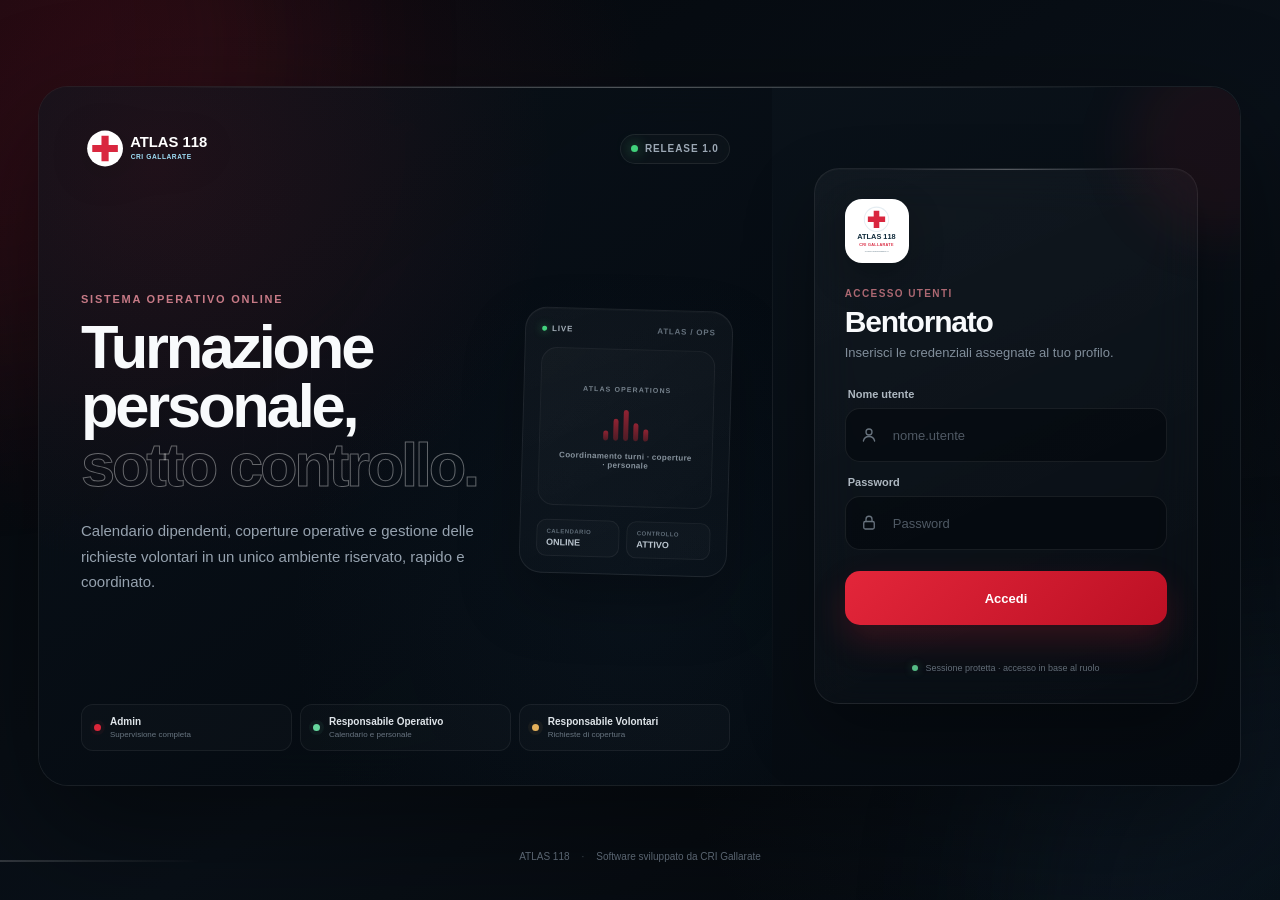
<file: ro.html>
<!DOCTYPE html>
<html lang="it">
<head>
  <meta charset="UTF-8" />
  <meta name="viewport" content="width=device-width, initial-scale=1.0" />
  <meta name="color-scheme" content="light dark" />
  <script>
    (() => {
      document.documentElement.dataset.theme = 'dark';
    })();
  </script>
  <title>ATLAS 118 · Responsabile Operativo · Release 1.0 · SMART SAFE 1835</title>

  <link rel="preload" href="atlas/assets/atlas-logo-login.svg" as="image" type="image/svg+xml" />
  <link rel="preload" href="atlas/assets/atlas-logo-header.svg" as="image" type="image/svg+xml" />
  <link id="atlasFavicon" rel="icon" type="image/svg+xml" href="atlas/assets/atlas-favicon.svg" />
    <link rel="stylesheet" href="atlas/css/core.css?v=1.0.0-MGSE-COVERAGE-20260823" />
  <link rel="stylesheet" href="atlas/css/mobile.css?v=1.0.0-final-20260809" />
  <link rel="stylesheet" href="atlas/css/volunteer-rollback.css?v=1.5.9" />
  <link rel="stylesheet" href="atlas/css/print.css?v=1.0.0-final-20260809" />

  <style>
    .volunteer-layout{display:grid;grid-template-columns:minmax(360px,460px) minmax(0,1fr);gap:14px;padding:14px}
    .volunteer-panel{min-width:0;padding:18px;border:1px solid rgba(145,188,214,.15);border-radius:18px;background:rgba(8,29,42,.91)}
    .volunteer-panel-head{display:flex;justify-content:space-between;gap:12px;margin-bottom:14px}
    .volunteer-panel-head h3{margin:0;font-size:16px}
    .volunteer-panel-head p{margin:5px 0 0;color:#91a9b7;font-size:10px;line-height:1.5}
    .volunteer-proposal-list{display:grid;gap:10px}
    .proposal-card{padding:14px;border:1px solid rgba(145,188,214,.13);border-radius:14px;background:rgba(255,255,255,.025)}
    .proposal-head{display:flex;justify-content:space-between;gap:12px}
    .proposal-title{font-size:12px;font-weight:850}
    .proposal-meta{margin-top:4px;color:#91a9b7;font-size:8px;overflow-wrap:anywhere}
    .proposal-body{display:grid;gap:7px;margin-top:11px}
    .proposal-line{font-size:9px;line-height:1.45;overflow-wrap:anywhere}
    .proposal-status{padding:5px 8px;border-radius:999px;font-size:8px;font-weight:900;white-space:nowrap}
    .status-sent{color:#ffd98c;background:rgba(251,191,36,.10)}
    .status-approved{color:#8ff0c5;background:rgba(52,211,153,.10)}
    .status-rejected{color:#ffc2cd;background:rgba(251,113,133,.10)}
    .proposal-actions{display:flex;justify-content:flex-end;gap:8px;margin-top:12px}
    .volunteer-empty,.volunteer-loading{padding:28px;text-align:center;color:#91a9b7}
    body[data-required-profile="RO"] #volunteerCreatePanel{display:none!important}
    body[data-required-profile="RO"] .volunteer-layout{grid-template-columns:minmax(0,1fr);max-width:1400px;margin:auto}
    @media(max-width:980px){.volunteer-layout{grid-template-columns:1fr}}
  </style>

</head>
<body class="auth-locked" data-protected-page="true" data-required-profile="RO">


  <div class="noise"></div>
  <div class="app" id="atlasApp" inert>
    <header class="topbar">
      <div class="brand">
        <button class="sidebar-menu-btn" id="sidebarMenuBtn" type="button"
                aria-label="Apri menu laterale" aria-controls="atlasSidebar"
                aria-expanded="false" title="Apri menu laterale">☰</button>
        <div class="brand-logo-wrap" title="Croce Rossa Italiana - Comitato di Gallarate">
          <img class="brand-logo brand-logo-white"
                 src="atlas/assets/atlas-logo-header.svg"
                 width="420"
                 height="92"
                 decoding="async"
                 fetchpriority="high"
                 alt="ATLAS 118 - CRI Gallarate" />
          <span class="brand-fallback">✚</span>
        </div>
        <div>
          <div class="brand-title">ATLAS 118</div>
          <div class="brand-sub">Algoritmo Turnazioni, Logistica e Anagrafiche Sanitari · Release 1.0</div><div class="brand-credit">Software sviluppato da CRI Gallarate</div>
        </div>
      </div>

      <div class="month-control" aria-label="Navigazione mese">
        <button class="month-nav-btn" id="prevMonthBtn" type="button"
                aria-label="Mese precedente" title="Mese precedente">‹</button>
        <div class="month-picker-wrap">
          <label for="monthPicker">Mese</label>
          <input id="monthPicker" type="month" value="2026-09" />
        </div>
        <button class="month-nav-btn" id="nextMonthBtn" type="button"
                aria-label="Mese successivo" title="Mese successivo">›</button>
        <button class="month-today-btn" id="currentMonthBtn" type="button"
                title="Vai al mese corrente">Oggi</button>
      </div>

      <div class="sync-pill" id="syncPill" title="I dati sono salvati nel browser">
        <span class="sync-dot"></span>
        <span id="syncText">Salvataggio locale attivo</span>
      </div>


      <div class="operator-pill" title="Utente autenticato">
        <span class="operator-avatar" id="operatorAvatar">UT</span>
        <span>
          <div class="operator-name" id="operatorName">Utente ATLAS</div>
          <div class="operator-role" id="operatorRole">Accesso autorizzato</div>
        </span>
      </div>

      <div class="top-spacer"></div>
      <div class="top-actions" aria-label="Comandi principali">
        <div class="action-group action-planning">
          <span class="action-group-label">Pianificazione</span>
          <div class="action-buttons">
            <button class="btn primary" id="autoBtn" title="Genera la proposta automatica">✦ <span>Genera automatico</span></button>
            <button class="btn" id="absenceBtn" title="Dichiarazione ferie, permessi e assenze a ore">◷ <span>Assenze / ore</span></button>
          </div>
        </div>

        <div class="action-group action-output">
          <span class="action-group-label">Salvataggio e output</span>
          <div class="action-buttons">
            <button class="btn save-calendar" id="syncBtn" title="Salva il calendario del mese nel foglio Database">💾 <span id="syncBtnText">Salva calendario</span></button>
            <button class="btn" id="printBtn" title="Stampa calendario in A3 orizzontale su una sola pagina">⎙ <span>Stampa A3</span></button>
          </div>
        </div>

        <div class="action-group action-data">
          <span class="action-group-label">Dati</span>
          <div class="action-buttons">
            <button class="btn" id="reloadSheetBtn" title="Ricarica Matrice e Database tramite il server protetto">↻ <span>Ricarica Sheet</span></button>
            <button class="btn" id="importBtn" title="Importa backup JSON">⇩ <span>Importa</span></button>
            <button class="btn" id="exportBtn" title="Esporta il Database Turni in CSV">⇧ <span>Esporta DB</span></button>
          </div>
        </div>

        <div class="action-group action-system">
          <span class="action-group-label">Sistema</span>
          <div class="action-buttons">
            <button class="btn" id="settingsBtn" title="Impostazioni operative">⚙ <span>Impostazioni</span></button>
            <button class="btn danger" id="logoutBtn" title="Chiudi la sessione utente">⇥ <span>Esci</span></button>
          </div>
        </div>
      </div>
    </header>

    <div class="shell">
      <aside class="sidebar" id="atlasSidebar" aria-label="Menu laterale">
        <div class="sidebar-toolbar">
          <div>
            <div class="sidebar-toolbar-title">Navigazione</div>
            <div class="sidebar-toolbar-sub">Pagine, filtri e controlli</div>
          </div>
          <div class="sidebar-toolbar-actions">
            <button class="sidebar-tool-btn sidebar-pin-btn" id="sidebarPinBtn"
                    type="button" aria-pressed="false"
                    title="Fissa la barra laterale">⌖</button>
            <button class="sidebar-tool-btn sidebar-close-btn" id="sidebarCloseBtn"
                    type="button" title="Chiudi la barra laterale"
                    aria-label="Chiudi menu laterale">×</button>
          </div>
        </div>
        <div class="nav-tabs">
          <button class="nav-btn active" data-view="calendarView">Calendario</button>
          <button class="nav-btn" data-view="coverageView">Coperture</button>
          <button class="nav-btn" data-view="summaryView">Riepilogo</button>
          <button class="nav-btn" data-view="anomaliesView">Anomalie</button>
          <button class="nav-btn" data-view="staffView" data-access="employees">Anagrafiche</button>
          <button class="nav-btn" data-view="volunteerCoverageView" id="volunteerCoverageNav" data-access="volunteer">Buchi volontari</button>
          <button class="nav-btn" data-view="manualView">Manuale</button>
        </div>

        <div class="card">
          <div class="card-head"><div class="card-title">Stato del mese</div><span class="chip" id="monthStatusChip">Bozza</span></div>
          <div class="card-body">
            <div class="kpi-grid">
              <div class="kpi red"><div class="kpi-value" id="kpiErrors">0</div><div class="kpi-label">Errori bloccanti</div></div>
              <div class="kpi amber"><div class="kpi-value" id="kpiWarnings">0</div><div class="kpi-label">Avvisi da verificare</div></div>
              <div class="kpi blue"><div class="kpi-value" id="kpiUncovered">0</div><div class="kpi-label">Ruoli ordinari scoperti</div></div>
              <div class="kpi green"><div class="kpi-value" id="kpiSeOk">0</div><div class="kpi-label">Giorni SE completi</div></div>
            </div>
            <div class="progress-row">
              <div class="progress-line"><span>Compilazione calendario</span><strong id="completionText">0%</strong></div>
              <div class="progress"><i id="completionBar" style="width:0%"></i></div>
            </div>
          </div>
        </div>

        <div class="card">
          <div class="card-head"><div class="card-title">Filtri calendario</div></div>
          <div class="card-body filters">
            <div class="field"><label>Cerca dipendente</label><input id="searchEmployee" class="input" placeholder="Nome o cognome" /></div>
            <div class="field"><label>Gruppo</label>
              <select id="groupFilter" class="input">
                <option value="all">Tutti</option><option value="A">Turno A</option><option value="B">Turno B</option><option value="Libera">Liberi</option><option value="RO">Responsabile operativo</option><option value="RS">Responsabile secondari</option><option value="Amministrazione">Amministrazione</option>
              </select>
            </div>
            <label style="display:flex;align-items:center;gap:8px;font-size:11px;color:var(--muted);cursor:pointer"><input type="checkbox" id="issuesOnly" /> Solo dipendenti con anomalie</label>
            <button class="btn small" id="resetFilters">Azzera filtri</button>
          </div>
        </div>

        <div class="card">
          <div class="card-head"><div class="card-title">Legenda</div></div>
          <div class="card-body legend">
            <div class="legend-item"><span class="legend-dot" style="background:#0ea5e9"></span> Mattino</div>
            <div class="legend-item"><span class="legend-dot" style="background:#8b5cf6"></span> Pomeriggio</div>
            <div class="legend-item"><span class="legend-dot" style="background:#2563eb"></span> Notte / P+N</div>
            <div class="legend-item"><span class="legend-dot" style="background:#22d3ee"></span> Secondari</div>
            <div class="legend-item"><span class="legend-dot" style="background:#fbbf24"></span> Responsabilità</div>
            <div class="legend-item"><span class="legend-dot" style="background:#f472b6"></span> Amministrazione</div>
            <div class="legend-item"><span class="legend-dot" style="background:#fb7185"></span> Assenza</div>
            <div class="legend-item"><span class="legend-dot" style="background:#34d399"></span> Formazione</div>
          </div>
        </div>

        <div class="card">
          <div class="card-head"><div class="card-title">Regole attive</div></div>
          <div class="card-body" style="font-size:10px;color:var(--muted);line-height:1.55">
            <div>• Riposo minimo: <strong class="text-green" id="sidebarRest">11 ore</strong></div>
            <div>• Secondari operativi: <strong class="text-green" id="sidebarSe">2 persone · priorità 118</strong></div>
            <div>• GRA / GRM: <strong class="text-green" id="sidebarResp">min 4 · obiettivo 5</strong></div>
            <div>• Postazioni ordinarie: <strong>Gallarate · Somma</strong></div>
            <div>• Sumirago: <strong>manuale al bisogno</strong></div>
            <div>• Galli Monica: <strong>solo Gallarate</strong></div>
            <div>• RO nel 118: <strong class="text-amber">solo urgenza</strong></div>
            <div>• Gruppi A/B: <strong>non mischiare</strong></div>
            <div>• Libere: <strong>in turnazione 118 per abilitazione</strong></div>
            <div>• Ruoli A/C/S: <strong>rotazione equa ove possibile</strong></div>
            <div>• Sabato mattina: <strong>G2 + G3 + Somma</strong></div>
            <div>• Sabato pomeriggio: <strong>G2 + Somma</strong></div>
            <div>• Notti: <strong>solo macchine a 3</strong></div>
            <div>• Dopo una notte: <strong>almeno 11 ore consecutive prima del turno successivo</strong></div>
            <div>• Equipaggi: <strong>preferibile ≥ 1 uomo</strong></div>
            <div>• Raschi: <strong>GRS, MGSE solo necessità</strong></div>
            <div>• Riposo settimanale: <strong>35 ore · 2 volte/14 giorni</strong></div>
            <div>• Orario multiperiodale: <strong>28-44 h · media max 48 h</strong></div>
            <div>• Giornata: <strong>niente fasce spezzate non autorizzate</strong></div>
            <div class="db-status"><span>Fonti collegate</span><strong id="dbStateText">Matrice fallback · Database locale</strong></div>
          </div>
        </div>
      </aside>
      <button class="sidebar-backdrop" id="sidebarBackdrop" type="button"
              aria-label="Chiudi menu laterale" tabindex="-1"></button>

      <main class="content">
        <section id="calendarView" class="view active">
          <div class="view-toolbar">
            <div><div class="view-title" id="calendarTitle">Settembre 2026</div><div class="view-sub" id="calendarSubtitle">34 dipendenti · monte ore 167,2</div></div>
            <div class="toolbar-spacer"></div>
            <div class="calendar-month-nav" aria-label="Cambio mese rapido">
              <button class="btn small month-step" id="calendarPrevMonthBtn"
                      type="button" title="Mese precedente">←</button>
              <button class="btn small" id="calendarCurrentMonthBtn"
                      type="button" title="Mese corrente">Oggi</button>
              <button class="btn small month-step" id="calendarNextMonthBtn"
                      type="button" title="Mese successivo">→</button>
            </div>
            <span class="chip">Clicca una cella per modificare manualmente</span>
            <button class="btn small" id="clearAutoBtn">Rimuovi proposte AUTO</button>
            <button class="btn small danger" id="clearMonthBtn" data-access="admin">Cancella turnazione</button>
            <button class="btn small danger" id="resetCalendarBtn" type="button" title="Svuota completamente il mese selezionato">Reset calendario</button>
          </div>
          <div class="calendar-wrap" id="calendarWrap"><table class="calendar" id="calendarTable"></table></div>
        </section>

        <section id="coverageView" class="view">
          <div class="view-toolbar">
            <div><div class="view-title">Coperture 118 e Secondari</div><div class="view-sub">Le fasce “da definire” non generano scoperture finché non vengono attivate</div></div>
            <div class="toolbar-spacer"></div>
            <select id="coverageFilter" class="input" style="width:180px"><option value="all">Tutti i giorni</option><option value="required">Solo richiesti</option><option value="uncovered">Solo scoperti</option><option value="weekdays">Solo feriali</option><option value="weekends">Solo weekend</option><option value="se-reduced">MGSE ridotti</option></select>
          </div>
          <div class="scroll-panel"><div class="coverage-grid" id="coverageGrid"></div></div>
        </section>

        <section id="summaryView" class="view">
          <div class="view-toolbar">
            <div><div class="view-title">Riepilogo personale</div><div class="view-sub">Ore, distribuzione turni, RFS maturati e residui, responsabilità e scostamento dal monte ore</div></div>
            <div class="toolbar-spacer"></div>
            <button class="btn small" id="exportSummaryBtn">Esporta riepilogo CSV</button>
          </div>
          <div class="ccnl-dashboard" id="ccnlDashboard"></div>
          <div class="summary-table-wrap"><table class="summary-table" id="summaryTable"></table></div>
        </section>

        <section id="anomaliesView" class="view">
          <div class="view-toolbar">
            <div><div class="view-title">Controlli automatici</div><div class="view-sub">Priorità: rossi bloccanti, gialli da verificare, informativi in fondo</div></div>
            <div class="toolbar-spacer"></div>
            <select id="anomalyFilter" class="input" style="width:180px"><option value="all">Tutti</option><option value="error">Solo errori</option><option value="warning">Solo avvisi</option><option value="info">Solo informazioni</option></select>
          </div>
          <div class="scroll-panel"><div class="anomaly-list" id="anomalyList"></div></div>
        </section>

        <section id="staffView" class="view" data-access="employees">
          <div class="view-toolbar">
            <div><div class="view-title">Anagrafiche del personale</div><div class="view-sub" id="staffCount">Gestione ruoli, gruppo, sesso e monte ore individuale</div></div>
            <div class="toolbar-spacer"></div>
            <div class="staff-toolbar-fields"><input id="staffSearch" class="input" placeholder="Cerca nome o cognome" /><select id="staffGroupFilter" class="input"><option value="all">Tutti i gruppi</option><option value="A">Gruppo A</option><option value="B">Gruppo B</option><option value="Libera">Liberi</option><option value="RO">RO</option><option value="RS">RS</option><option value="Amministrazione">Amministrazione</option></select></div>
            <button class="btn small" id="exportStaffBtn">Esporta Matrice CSV</button>
            <button class="btn small" id="syncStaffBtn">Salva Matrice Sheet</button>
            <button class="btn small primary" id="addStaffBtn">＋ Nuovo dipendente</button>
          </div>
          <div class="staff-table-wrap"><table class="staff-table" id="staffTable"></table></div>
        </section>



        <section id="volunteerCoverageView" class="view">
          <div class="view-toolbar">
            <div>
              <div class="view-title">Buchi volontari</div>
              <div class="view-sub">Richieste volontari prima o dopo la pubblicazione del calendario. ATLAS le conserva, le analizza quando il mese è disponibile e propone le soluzioni più chiare.</div>
            </div>
            <div class="toolbar-spacer"></div>
            <button class="btn small" id="volunteerRefreshBtn" type="button">Aggiorna</button>
          </div>

          <div class="volunteer-layout">
            <section class="volunteer-panel" id="volunteerCreatePanel">
              <div class="volunteer-panel-head">
                <div>
                  <h3>Supervisione Admin</h3>
                  <p>L’Admin può inoltrare proposte, ma l’inserimento ordinario avviene dalla pagina volontari.</p>
                </div>
              </div>
              <div class="notice info">
                Per mantenere il flusso semplice, usa la pagina dedicata
                <strong>volontari.html</strong> quando devi compilare una proposta.
              </div>
            </section>

            <section class="volunteer-panel volunteer-list-panel">
              <div class="volunteer-panel-head">
                <div>
                  <h3>Richieste ricevute</h3>
                  <p id="volunteerListSubtitle">Caricamento…</p>
                </div>
                <select id="volunteerStatusFilter" class="input compact">
                  <option value="ALL">Tutti gli stati</option>
                  <option value="INVIATA">Da valutare</option>
                  <option value="APPROVATA">Approvate</option>
                  <option value="RIFIUTATA">Rigettate</option>
                </select>
              </div>
              <div id="volunteerProposalList" class="volunteer-proposal-list"></div>
            </section>
          </div>
        </section>

        <section id="manualView" class="view">
          <div class="view-toolbar">
            <div><div class="view-title">Manuale operativo ATLAS 118</div><div class="view-sub">Procedure, controlli, sostituzioni e gestione della turnazione</div></div>
            <div class="toolbar-spacer"></div>
            <span class="chip">Manuale V2 in preparazione</span>
          </div>
          <div class="manual-scroll">
            <div class="manual-hero"><h2>ATLAS 118</h2><div class="notice warning"><strong>Procedura obbligatoria:</strong> il Responsabile Operativo deve prima generare e salvare il calendario mensile dei dipendenti. Solo dopo può accettare le richieste ricevute dal Responsabile Volontari relative a quel mese.</div><div class="notice warning"><strong>Regola riposo post-notte:</strong> il riposo dopo una notte è di almeno 11 ore consecutive; non è obbligatoria l’intera giornata successiva e non viene più creato automaticamente lo SM.</div><p>Usa il generatore come proposta iniziale, non come approvazione automatica. L’utente incaricato mantiene sempre il controllo finale: verifica gli alert, completa le coperture straordinarie note dal giorno 19 e salva il mese nel Google Sheet.</p></div>
            <div class="manual-grid">
              <article class="manual-card wide"><h3>Flusso operativo consigliato</h3>
                <div class="manual-step"><b>1</b><p><strong>Ricarica Sheet</strong> per acquisire Matrice e Database aggiornati.</p></div>
                <div class="manual-step"><b>2</b><p>Registra ferie, permessi, 104, AVIS, malattia, infortunio, formazione e indisponibilità con <strong>Assenze / ore</strong>.</p></div>
                <div class="manual-step"><b>3</b><p>Nella pagina <strong>Coperture</strong> attiva come “Richiesto” solo i turni effettivamente da coprire dai dipendenti.</p></div>
                <div class="manual-step"><b>4</b><p>Avvia l’unico comando <strong>Genera automatico</strong> nella barra superiore. La schermata di avanzamento impedisce clic ripetuti e mantiene l’interfaccia reattiva.</p></div>
                <div class="manual-step"><b>5</b><p>Apri <strong>Anomalie</strong>, correggi prima gli errori rossi e poi valuta gli avvisi.</p></div>
                <div class="manual-step"><b>6</b><p>Effettua le correzioni manuali dal Calendario, quindi controlla Coperture e Riepilogo.</p></div>
                <div class="manual-step"><b>7</b><p>Usa <strong>Salva Sheet</strong> oppure esporta CSV/backup prima della pubblicazione definitiva.</p></div>
              </article>
              <article class="manual-card"><h3>Alert</h3>
                <div class="alert-key"><span class="alert-red">ERRORE</span><p>Riposo inferiore a 11 ore, sovrapposizione, ruolo non abilitato, assenza incompatibile, doppio ruolo o equipaggio non valido.</p></div>
                <div class="alert-key"><span class="alert-amber">AVVISO</span><p>Gruppi A/B mischiati, RO nel 118, equipaggio tutto femminile, ruoli poco equilibrati o responsabili sotto obiettivo.</p></div>
                <div class="alert-key"><span class="alert-blue">INFO</span><p>Situazioni ammesse ma da conoscere, come Sumirago inserita manualmente.</p></div>
              </article>
              <article class="manual-card"><h3>Regole chiave</h3><ul><li>Le Libere entrano nel 118 secondo abilitazioni e sono neutrali rispetto ai gruppi.</li><li>Raschi svolge GRS; MGSE solo quando il minimo SE non è raggiungibile.</li><li>Sumirago non viene generata automaticamente: si inserisce manualmente.</li><li>Il sabato mattina ordinario copre G2, G3 e Somma; il sabato pomeriggio copre G2 e Somma. Di notte tutte le postazioni sono a 3.</li><li>La macchina a 2 di Gallarate deve avere almeno un uomo: due donne nello stesso equipaggio non sono consentite. Negli equipaggi a 3 ATLAS distribuisce gli uomini in modo da ridurre gli equipaggi interamente femminili, compatibilmente con abilitazioni, gruppi, sedi, riposi e monte ore.</li><li>Dopo ogni turno N o P+N, ATLAS calcola la fine effettiva della prestazione e richiede almeno 11 ore consecutive prima dell’inizio del turno successivo. Non blocca automaticamente l’intera giornata e non inserisce più uno SM automatico.</li><li>Il RO entra nel 118 solo in estrema urgenza.</li></ul></article>
              <article class="manual-card"><h3>Inserire Sumirago</h3><ol><li>Apri la cella del dipendente e della data.</li><li>Scegli <strong>118</strong>.</li><li>Imposta fascia, sede <strong>Sumirago</strong> e ruolo A/C/S.</li><li>Salva le tre persone dell’equipaggio.</li><li>Verifica la pagina Coperture e l’alert informativo.</li></ol></article>
              <article class="manual-card"><h3>Anagrafiche</h3><p>L’ID resta tecnico e invisibile. Dalla pagina Anagrafiche puoi inserire o rimuovere persone, impostare gruppo, sesso, abilitazioni, responsabilità, sedi e monte ore mensile. Il sesso è usato solo dall’algoritmo e nella pagina Anagrafiche, non nel Calendario.</p></article>
              <article class="manual-card"><h3>Saldo ore nel Calendario</h3><p>Accanto al gruppo viene mostrato lo scostamento dal monte ore personale: il segno <strong>−</strong> indica le ore ancora mancanti, il segno <strong>+</strong> le ore in eccesso e <strong>0 h</strong> il raggiungimento del target. Passa il mouse sul valore per vedere ore programmate e obiettivo.</p></article>
              <article class="manual-card"><h3>Modifica e sostituzione di un turno</h3><p>Nel Calendario apri la giornata e premi <strong>Modifica / sostituisci</strong>. Per un turno 118 ATLAS propone soltanto le risorse attive, disponibili e abilitate allo stesso ruolo. In alternativa puoi sostituire la voce con ferie, permesso, malattia, riposo, formazione, responsabilità o un nuovo turno 118. Se sede, macchina, fascia e ruolo risultano già occupati, compare un avviso prima della conferma.</p></article><article class="manual-card"><h3>Persistenza di malattie e assenze</h3><p>Ferie, malattia, infortunio, 104, AVIS, congedi, permessi e riposi compensativi manuali sono conservati in un archivio locale protetto. Restano presenti dopo il refresh, dopo il cambio mese e dopo <strong>Cancella turnazione</strong>. Per condividerli e renderli disponibili da altri dispositivi è comunque necessario usare <strong>Salva calendario</strong>.</p></article><article class="manual-card"><h3>Stampa A3</h3><p>Il comando <strong>Stampa A3</strong> rimuove i filtri, mostra tutto il tabellone, applica sfondo bianco, margini minimi, orientamento orizzontale e ridimensionamento automatico su una sola pagina. Il saldo ore accanto al gruppo non viene stampato.</p></article>
              <article class="manual-card wide"><h3>Prima di chiudere il mese</h3><ul><li>Nessun errore rosso irrisolto.</li><li>Coperture richieste complete o dichiarate da integrare con volontari.</li><li>Secondari ordinariamente a 2 risorse feriali; riduzione ammessa solo per priorità 118.</li><li>GRA/GRM almeno 4 giornate, obiettivo 5.</li><li>Ore individuali verificate nel Riepilogo.</li><li>Backup JSON ed esportazione Database eseguiti.</li></ul></article>
            </div>
          </div>
        </section>
      </main>
    </div>
  </div>

  <div class="modal-backdrop" id="assignmentModal">
    <div class="modal">
      <div class="modal-head"><div><div class="modal-title" id="assignmentTitle">Assegna turno</div><div class="modal-sub" id="assignmentSubtitle"></div></div><button class="modal-close" data-close="assignmentModal">✕</button></div>
      <div class="modal-body">
        <div class="assignment-list" id="existingAssignments"></div>
        <div class="replacement-workspace hidden" id="replacementWorkspace"></div>

        <div class="section-label" id="assignmentActionLabel">Inserimento rapido</div>
        <div class="preset-grid" id="presetGrid">
          <button class="preset" data-preset="118"><b>118</b><small>Mattino, pomeriggio, notte o P+N</small></button>
          <button class="preset preset-operational" data-preset="OP"><b>Sigle operative</b><small>GM, GP, GN, GG, GSA, GSC, GSS, N e NS</small></button>
          <button class="preset" data-preset="MGSE"><b>MGSE</b><small>Secondari feriali 06:00–13:30</small></button>
          <button class="preset" data-preset="RESP"><b>Responsabilità</b><small>GRA, GRM, GRS, GRO · 08:00–17:00</small></button>
          <button class="preset" data-preset="AM"><b>Amministrazione</b><small>AM7, AM8,5 o AM4</small></button>
          <button class="preset" data-preset="FORM"><b>Formazione</b><small>Orario e ore libere</small></button>
          <button class="preset" data-preset="ABS"><b>Assenza</b><small>Ferie, malattia, 104, AVIS…</small></button>
          <button class="preset" data-preset="RC"><b>Riposo / festività</b><small>RC o A</small></button>
          <button class="preset" data-preset="CUSTOM"><b>Voce personalizzata</b><small>Codice, orario e ore manuali</small></button>
        </div>

        <div id="assignmentFormHost"></div>
      </div>
      <div class="modal-foot"><button class="btn ghost" data-close="assignmentModal">Chiudi</button></div>
    </div>
  </div>

  <div class="modal-backdrop" id="settingsModal">
    <div class="modal settings-modal settings-modal-redesign settings-control-center">
      <div class="modal-head settings-head">
        <div>
          <div class="settings-kicker">ATLAS 118 · CONTROL CENTER</div>
          <div class="modal-title">Impostazioni operative</div>
          <div class="modal-sub">Regole, orari contrattuali, permessi e automazioni organizzati per area</div>
        </div>
        <button class="modal-close" data-close="settingsModal">✕</button>
      </div>
      <div class="modal-body">
        <div class="notice info hidden" id="settingsPermissionNote"></div>

        <div class="settings-commandbar">
          <div class="settings-menu-grid" aria-label="Menu impostazioni">
            <button type="button" data-settings-jump="#settingsGeneral"><b>118</b><span>Turnazione</span></button>
            <button type="button" data-settings-jump="#settingsShiftTimes"><b>⏱</b><span>Orari turni</span></button>
            <button type="button" data-settings-jump="#settingsSecondari"><b>SE</b><span>Secondari</span></button>
            <button type="button" data-settings-jump="#settingsResponsibility"><b>R</b><span>Responsabilità</span></button>
            <button type="button" data-settings-jump="#settingsGeneration"><b>⚙</b><span>Generazione</span></button>
            <button type="button" data-settings-jump="#settingsCcnl"><b>h</b><span>Orario / CCNL</span></button>
            <button type="button" data-settings-jump="#settingsLeave"><b>P</b><span>Permessi</span></button>
            <button type="button" data-settings-jump="#settingsSystem"><b>↻</b><span>Sistema</span></button>
          </div>
          <div class="settings-expand-actions">
            <button class="btn small" id="settingsExpandAllBtn" type="button">Espandi tutto</button>
            <button class="btn small" id="settingsCollapseAllBtn" type="button">Comprimi</button>
          </div>
        </div>

        <div class="settings-accordion">
          <details class="settings-section" id="settingsGeneral" open>
            <summary><span class="settings-summary-icon">118</span><span><b>Turnazione e 118</b><small>Monte ore, riposo minimo e rotazione dei gruppi</small></span><i>⌄</i></summary>
            <div class="settings-section-body form-grid">
              <div class="field"><label>Monte ore mensile standard</label><input id="setTargetHours" class="input" type="number" step="0.1" min="0" /></div>
              <div class="field"><label>Riposo minimo tra servizi (ore)</label><input id="setMinRest" class="input" type="number" step="0.5" min="0" /></div>
              <div class="field full"><label class="settings-check"><input id="setRotation" type="checkbox" /> Usa rotazione A/B settimanale</label><small>Settimane pari: A mattina / B pomeriggio; settimane dispari: inversione.</small></div>
            </div>
          </details>

          <details class="settings-section settings-section-times" id="settingsShiftTimes">
            <summary><span class="settings-summary-icon">⏱</span><span><b>Orari turni</b><small>Fasce orarie e ore riconosciute usate dal generatore</small></span><i>⌄</i></summary>
            <div class="settings-section-body">
              <div class="notice info settings-times-note">Modifica il template standard. Le assegnazioni inserite manualmente con un orario personalizzato mantengono il proprio orario.</div>
              <div class="settings-times-table-wrap">
                <table class="settings-times-table">
                  <thead><tr><th>Turno</th><th>Inizio</th><th>Fine</th><th>Ore riconosciute</th></tr></thead>
                  <tbody>
                    <tr class="settings-times-group"><th colspan="4">118 · fasce ordinarie</th></tr>
                    <tr data-shift-template="WD_M"><th>Feriale M</th><td><input class="input" data-shift-part="start" type="time" /></td><td><input class="input" data-shift-part="end" type="time" /></td><td><input class="input" data-shift-part="hours" type="number" min="0" step="0.25" /></td></tr>
                    <tr data-shift-template="WD_P"><th>Feriale P</th><td><input class="input" data-shift-part="start" type="time" /></td><td><input class="input" data-shift-part="end" type="time" /></td><td><input class="input" data-shift-part="hours" type="number" min="0" step="0.25" /></td></tr>
                    <tr data-shift-template="WD_N"><th>Feriale N</th><td><input class="input" data-shift-part="start" type="time" /></td><td><input class="input" data-shift-part="end" type="time" /></td><td><input class="input" data-shift-part="hours" type="number" min="0" step="0.25" /></td></tr>
                    <tr data-shift-template="SAT_M"><th>Sabato M</th><td><input class="input" data-shift-part="start" type="time" /></td><td><input class="input" data-shift-part="end" type="time" /></td><td><input class="input" data-shift-part="hours" type="number" min="0" step="0.25" /></td></tr>
                    <tr data-shift-template="SAT_P"><th>Sabato P</th><td><input class="input" data-shift-part="start" type="time" /></td><td><input class="input" data-shift-part="end" type="time" /></td><td><input class="input" data-shift-part="hours" type="number" min="0" step="0.25" /></td></tr>
                    <tr data-shift-template="SAT_N"><th>Sabato N</th><td><input class="input" data-shift-part="start" type="time" /></td><td><input class="input" data-shift-part="end" type="time" /></td><td><input class="input" data-shift-part="hours" type="number" min="0" step="0.25" /></td></tr>
                    <tr data-shift-template="SUN_M"><th>Domenica M</th><td><input class="input" data-shift-part="start" type="time" /></td><td><input class="input" data-shift-part="end" type="time" /></td><td><input class="input" data-shift-part="hours" type="number" min="0" step="0.25" /></td></tr>
                    <tr data-shift-template="SUN_P"><th>Domenica P</th><td><input class="input" data-shift-part="start" type="time" /></td><td><input class="input" data-shift-part="end" type="time" /></td><td><input class="input" data-shift-part="hours" type="number" min="0" step="0.25" /></td></tr>
                    <tr data-shift-template="SUN_N"><th>Domenica N</th><td><input class="input" data-shift-part="start" type="time" /></td><td><input class="input" data-shift-part="end" type="time" /></td><td><input class="input" data-shift-part="hours" type="number" min="0" step="0.25" /></td></tr>
                    <tr class="settings-times-group"><th colspan="4">Attività interne</th></tr>
                    <tr data-shift-template="MGSE"><th>MGSE</th><td><input class="input" data-shift-part="start" type="time" /></td><td><input class="input" data-shift-part="end" type="time" /></td><td><input class="input" data-shift-part="hours" type="number" min="0" step="0.25" /></td></tr>
                    <tr data-shift-template="RESP"><th>GRA / GRM / GRS / GRO / RO</th><td><input class="input" data-shift-part="start" type="time" /></td><td><input class="input" data-shift-part="end" type="time" /></td><td><input class="input" data-shift-part="hours" type="number" min="0" step="0.25" /></td></tr>
                    <tr data-shift-template="AM7"><th>AM7</th><td><input class="input" data-shift-part="start" type="time" /></td><td><input class="input" data-shift-part="end" type="time" /></td><td><input class="input" data-shift-part="hours" type="number" min="0" step="0.25" /></td></tr>
                    <tr data-shift-template="AM85"><th>AM8,5</th><td><input class="input" data-shift-part="start" type="time" /></td><td><input class="input" data-shift-part="end" type="time" /></td><td><input class="input" data-shift-part="hours" type="number" min="0" step="0.25" /></td></tr>
                    <tr data-shift-template="AM4"><th>AM4</th><td><input class="input" data-shift-part="start" type="time" /></td><td><input class="input" data-shift-part="end" type="time" /></td><td><input class="input" data-shift-part="hours" type="number" min="0" step="0.25" /></td></tr>
                    <tr class="settings-times-group"><th colspan="4">Sigle operative</th></tr>
                    <tr data-shift-template="OP_GM"><th>GM</th><td><input class="input" data-shift-part="start" type="time" /></td><td><input class="input" data-shift-part="end" type="time" /></td><td><input class="input" data-shift-part="hours" type="number" min="0" step="0.25" /></td></tr>
                    <tr data-shift-template="OP_GP"><th>GP</th><td><input class="input" data-shift-part="start" type="time" /></td><td><input class="input" data-shift-part="end" type="time" /></td><td><input class="input" data-shift-part="hours" type="number" min="0" step="0.25" /></td></tr>
                    <tr data-shift-template="OP_GN"><th>GN</th><td><input class="input" data-shift-part="start" type="time" /></td><td><input class="input" data-shift-part="end" type="time" /></td><td><input class="input" data-shift-part="hours" type="number" min="0" step="0.25" /></td></tr>
                    <tr data-shift-template="OP_GG"><th>GG</th><td><input class="input" data-shift-part="start" type="time" /></td><td><input class="input" data-shift-part="end" type="time" /></td><td><input class="input" data-shift-part="hours" type="number" min="0" step="0.25" /></td></tr>
                    <tr data-shift-template="OP_GSA"><th>GSA</th><td><input class="input" data-shift-part="start" type="time" /></td><td><input class="input" data-shift-part="end" type="time" /></td><td><input class="input" data-shift-part="hours" type="number" min="0" step="0.25" /></td></tr>
                    <tr data-shift-template="OP_GSC"><th>GSC</th><td><input class="input" data-shift-part="start" type="time" /></td><td><input class="input" data-shift-part="end" type="time" /></td><td><input class="input" data-shift-part="hours" type="number" min="0" step="0.25" /></td></tr>
                    <tr data-shift-template="OP_GSS"><th>GSS</th><td><input class="input" data-shift-part="start" type="time" /></td><td><input class="input" data-shift-part="end" type="time" /></td><td><input class="input" data-shift-part="hours" type="number" min="0" step="0.25" /></td></tr>
                    <tr data-shift-template="OP_N"><th>N operativo</th><td><input class="input" data-shift-part="start" type="time" /></td><td><input class="input" data-shift-part="end" type="time" /></td><td><input class="input" data-shift-part="hours" type="number" min="0" step="0.25" /></td></tr>
                    <tr data-shift-template="OP_NS"><th>NS</th><td><input class="input" data-shift-part="start" type="time" /></td><td><input class="input" data-shift-part="end" type="time" /></td><td><input class="input" data-shift-part="hours" type="number" min="0" step="0.25" /></td></tr>
                  </tbody>
                </table>
              </div>
              <div class="notice info settings-times-foot">Il turno <strong>P+N</strong> viene calcolato automaticamente sommando le ore riconosciute di P e N della stessa giornata.</div>
            </div>
          </details>

          <details class="settings-section settings-section-se" id="settingsSecondari">
            <summary><span class="settings-summary-icon">SE</span><span><b>Secondari · MGSE</b><small>Dotazione giornaliera e quota mensile del dipendente prevalente</small></span><i>⌄</i></summary>
            <div class="settings-section-body form-grid">
              <div class="field"><label>Numero MGSE giornalieri</label><input id="setSeMin" class="input" type="number" min="0" max="6" step="1" value="2" /></div>
              <input id="setSeMax" type="hidden" value="2" />
              <div class="field"><label>Priorità</label><div class="notice info">Il 118 resta prioritario: la dotazione MGSE può essere ridotta solo quando serve alla copertura.</div></div>
              <div class="field full"><label>Dipendente prevalentemente assegnato ai Secondari</label><select id="setSePreferredEmployee" class="input"><option value="">Nessuna preferenza</option></select><small>Preferenza soft: il dipendente resta utilizzabile nel 118 se necessario.</small></div>
              <div class="field full"><div class="settings-subtitle">Quota mensile del prevalente</div></div>
              <div class="field"><label>Minimo mensile giornate MGSE</label><input id="setSePreferredMinDays" class="input" type="number" min="0" max="31" step="1" /></div>
              <div class="field"><label>Massimo mensile giornate MGSE</label><input id="setSePreferredMaxDays" class="input" type="number" min="0" max="31" step="1" /></div>
            </div>
          </details>

          <details class="settings-section" id="settingsResponsibility">
            <summary><span class="settings-summary-icon">R</span><span><b>Responsabilità</b><small>Obiettivi GRA / GRM e fallback operativo</small></span><i>⌄</i></summary>
            <div class="settings-section-body form-grid">
              <div class="field"><label>GRA/GRM minimo mensile</label><input id="setRespMin" class="input" type="number" min="0" /></div>
              <div class="field"><label>GRA/GRM obiettivo mensile</label><input id="setRespGoal" class="input" type="number" min="0" /></div>
              <div class="field full"><div class="notice info">GRS/GRO e le altre responsabilità restano assegnate finché il 118 è coperto; i fallback previsti possono liberarle quando necessario.</div></div>
            </div>
          </details>

          <details class="settings-section" id="settingsGeneration">
            <summary><span class="settings-summary-icon">⚙</span><span><b>Generazione automatica</b><small>Decidi quali moduli ATLAS deve proporre automaticamente</small></span><i>⌄</i></summary>
            <div class="settings-section-body settings-toggle-grid">
              <label class="settings-toggle"><input id="setAutoAdmin" type="checkbox" /><span><b>Pianifica Amministrazione</b><small>Usa le regole AM durante la generazione.</small></span></label>
              <label class="settings-toggle"><input id="setAutoResponsabili" type="checkbox" /><span><b>Pianifica responsabilità</b><small>Gestisce GRO e obiettivi GRA/GRM; GRS resta strutturale.</small></span></label>
              <label class="settings-toggle"><input id="setAutoSecondari" type="checkbox" /><span><b>Pianifica Secondari</b><small>Completa MGSE alla dotazione configurata dopo la priorità 118.</small></span></label>
              <label class="settings-toggle"><input id="setAllowRoAuto" type="checkbox" /><span><b>Consenti RO nel 118</b><small>Solo come risorsa di ultima istanza.</small></span></label>
              <label class="settings-toggle"><input id="setAutoCompensatoryRestDefault" type="checkbox" /><span><b>Riposi compensativi automatici</b><small>Imposta come predefinita la pianificazione automatica dei recuperi.</small></span></label>
              <label class="settings-toggle"><input id="setNoSplitDay" type="checkbox" /><span><b>Blocca giornata frazionata</b><small>Impedisce due prestazioni separate nello stesso giorno salvo autorizzazione.</small></span></label>
            </div>
          </details>

          <details class="settings-section" id="settingsCcnl">
            <summary><span class="settings-summary-icon">h</span><span><b>Orario, riposi e straordinario</b><small>Parametri settimanali e limiti del regime orario</small></span><i>⌄</i></summary>
            <div class="settings-section-body form-grid">
              <div class="field"><label>Orario settimanale standard</label><input id="setWeeklyStandard" class="input" type="number" step="0.5" min="0" /></div>
              <div class="field"><label>Minimo settimana multiperiodale</label><input id="setWeeklyMin" class="input" type="number" step="0.5" min="0" /></div>
              <div class="field"><label>Massimo settimana multiperiodale</label><input id="setWeeklyMax" class="input" type="number" step="0.5" min="0" /></div>
              <div class="field"><label>Media massima settimanale</label><input id="setWeeklyAverageMax" class="input" type="number" step="0.5" min="0" /></div>
              <div class="field"><label>Riposo settimanale complessivo</label><input id="setWeeklyRestHours" class="input" type="number" step="0.5" min="0" /></div>
              <div class="field"><label>Riposi minimi in 14 giorni</label><input id="setWeeklyRestOccurrences" class="input" type="number" min="1" max="14" /></div>
              <div class="field"><label>Straordinario annuo · soglia</label><input id="setOvertimeLimit" class="input" type="number" step="1" min="0" /></div>
              <div class="field"><label>Straordinario annuo · limite esteso</label><input id="setOvertimeExtended" class="input" type="number" step="1" min="0" /></div>
            </div>
          </details>

          <details class="settings-section" id="settingsLeave">
            <summary><span class="settings-summary-icon">P</span><span><b>Ferie, permessi e recuperi</b><small>Contatori annuali, scadenze e banca ore</small></span><i>⌄</i></summary>
            <div class="settings-section-body form-grid">
              <div class="field"><label>Ferie annue standard (ore)</label><input id="setVacationAnnual" class="input" type="number" step="1" min="0" /></div>
              <div class="field"><label>Festività soppresse (ore)</label><input id="setSuppressedHolidayAnnual" class="input" type="number" step="1" min="0" /></div>
              <div class="field"><label>Permesso personale art. 33 (ore)</label><input id="setPersonalPermitAnnual" class="input" type="number" step="1" min="0" /></div>
              <div class="field"><label>Quota massima giornaliera art. 33</label><input id="setPersonalPermitDailyMaxRatio" class="input" type="number" min="0" max="1" step="0.05" /><small>0,50 = massimo metà dell’orario giornaliero.</small></div>
              <div class="field"><label>Gravi ragioni · giorni massimi annui</label><input id="setSeriousReasonsMaxDaysAnnual" class="input" type="number" min="0" max="365" step="1" /></div>
              <div class="field"><label>Lutto · finestra dall’evento (giorni)</label><input id="setBereavementEventWindowDays" class="input" type="number" min="0" max="365" step="1" /></div>
              <div class="field"><label>Termine recupero permesso art. 33 (mesi)</label><input id="setPersonalPermitRecoveryMonths" class="input" type="number" min="0" max="24" step="1" /></div>
              <div class="field"><label>Recupero festività lavorata (giorni)</label><input id="setHolidayRecoveryDays" class="input" type="number" min="1" max="365" step="1" /><small>Scadenza entro cui ATLAS deve collocare RFS/RCF.</small></div>
              <div class="field"><label>Blocco minimo banca ore (ore)</label><input id="setBankHoursMinBlock" class="input" type="number" step="0.5" min="0" /></div>
              <div class="field"><label>Santo patrono (MM-GG)</label><input id="setPatronHoliday" class="input" placeholder="es. 07-25" /></div>
              <div class="field full"><div class="notice warning"><strong>Attenzione:</strong> questi valori modificano le regole usate da ATLAS per conteggi, scadenze e validazioni. Le assenze già registrate non vengono cancellate.</div></div>
            </div>
          </details>

          <details class="settings-section" id="settingsSystem">
            <summary><span class="settings-summary-icon">↻</span><span><b>Sistema e sincronizzazione</b><small>Dati, backup e collegamento al backend ATLAS</small></span><i>⌄</i></summary>
            <div class="settings-section-body form-grid">
              <div class="field full"><div class="notice info"><strong>Endpoint protetto:</strong> il server ATLAS resta preconfigurato e non viene modificato dalle regole operative.</div></div>
              <div class="field full"><label>Server ATLAS</label><input id="setAppsScript" class="input" readonly aria-readonly="true" /></div>
              <div class="field full settings-system-actions">
                <button class="btn small" id="importEmployeesBtn" data-access="admin">Ricarica Matrice + Database</button>
                <button class="btn small" id="downloadBackupBtn">Scarica backup JSON</button>
                <button class="btn small danger" id="resetAppBtn" data-access="admin">Ripristina dati iniziali</button>
              </div>
            </div>
          </details>
        </div>
      </div>
      <div class="modal-foot settings-foot"><span class="settings-foot-hint">Le modifiche Admin vengono condivise con il Responsabile Operativo.</span><button class="btn ghost" data-close="settingsModal">Annulla</button><button class="btn primary" id="saveSettingsBtn">Salva impostazioni</button></div>
    </div>
  </div>


  <div class="modal-backdrop" id="preGenerationModal">
    <div class="modal">
      <div class="modal-head">
        <div>
          <div class="modal-title" id="preGenTitle">Prima di generare il calendario</div>
          <div class="modal-sub" id="preGenSubtitle">Verifica preventivamente ferie, permessi e indisponibilità</div>
        </div>
        <button class="modal-close" data-close="preGenerationModal">✕</button>
      </div>

      <div class="modal-body">
        <section id="preGenQuestion">
          <div class="pre-gen-intro">
            <strong>Vuoi inserire dei permessi per qualcuno prima della generazione?</strong>
            <p>Puoi registrare ferie, Legge 104, malattia, infortunio, AVIS, congedi, permessi, riposi compensativi e assenze per festività. ATLAS li proteggerà e non assegnerà turni nelle giornate interessate.</p>
          </div>
          <div class="pre-gen-choice-grid">
            <button class="pre-gen-choice yes" id="preGenYesBtn" type="button">
              <b>Sì, inserisci indisponibilità</b>
              <span>Aggiungi una o più persone e controlla il riepilogo prima di procedere.</span>
            </button>
            <button class="pre-gen-choice no" id="preGenNoBtn" type="button">
              <b>No, vai al riepilogo</b>
              <span>Prosegui usando le assenze e i permessi già registrati nel mese.</span>
            </button>
          </div>
        </section>

        <section id="preGenFormStage" class="hidden">
          <div class="form-grid">
            <div class="field full"><label>Dipendente</label><select id="preGenEmployee" class="input"></select></div>
            <div class="field"><label>Dal</label><input id="preGenFrom" class="input" type="date" /></div>
            <div class="field"><label>Al</label><input id="preGenTo" class="input" type="date" /></div>
            <div class="field"><label>Causale</label>
              <select id="preGenCode" class="input">
                <option value="F">F · Ferie</option>
                <option value="FS">FS · Festività soppresse</option>
                <option value="PR36">PR36 · Permesso personale recuperabile</option>
                <option value="VIS">VIS · Visita / terapia / esame</option>
                <option value="STUDIO">STUDIO · Diritto allo studio</option>
                <option value="ESAME">ESAME · Permesso per esame</option>
                <option value="LUTTO">LUTTO · 3 giorni</option>
                <option value="MATR">MATR · Matrimonio</option>
                <option value="GRAVI">GRAVI · Gravi ragioni documentate</option>
                <option value="PCIV">PCIV · Protezione civile</option>
                <option value="SIND">SIND · Permesso sindacale</option>
                <option value="RIPALL">RIPALL · Riposo allattamento</option>
                <option value="MALFIG">MALFIG · Malattia del figlio</option>
                <option value="L104/92">L104/92 · Permesso 104</option>
                <option value="AVIS">AVIS · Donazione</option>
                <option value="CONG">CONG · Congedo parentale</option>
                <option value="MAL">MAL · Malattia</option>
                <option value="INF">INF · Infortunio</option>
                <option value="A">A · Assenza festività</option>
                <option value="RC">RC · Riposo compensativo</option>
                <option value="RFS">RFS · Recupero festività spettante</option>
                <option value="RCD">RCD · Recupero deroga riposo</option>
                <option value="RCB">RCB · Recupero banca ore</option>
                <option value="RCP">RCP · Recupero permesso</option>
              </select>
            </div>
            <div class="field"><label>Modalità</label>
              <select id="preGenMode" class="input">
                <option value="GIORNATA">Giornata intera</option>
                <option value="ORE">A ore</option>
              </select>
            </div>
            <div class="field"><label>Ora inizio</label><input id="preGenStart" class="input" type="time" value="08:00" /></div>
            <div class="field"><label>Ora fine</label><input id="preGenEnd" class="input" type="time" value="12:00" /></div>
            <div class="field"><label>Ore riconosciute per giorno</label><input id="preGenHours" class="input" type="number" step="0.25" value="7.6" /></div>
            <div class="field"><label>Stato</label>
              <select id="preGenStatus" class="input">
                <option value="APPROVATO">Approvato</option>
                <option value="RICHIESTO">Richiesto</option>
              </select>
            </div>
            <div class="field"><label>Data evento</label><input id="preGenEventDate" class="input" type="date" /></div>
            <div class="field"><label>Data di riferimento</label><input id="preGenReferenceDate" class="input" type="date" /></div>
            <div class="field"><label>Scadenza recupero obbligatoria</label><input id="preGenRecoveryDue" class="input" type="date" /></div>
            <div class="field full"><label>Note</label><textarea id="preGenNote" class="input" rows="2" placeholder="Facoltative"></textarea></div>
          </div>

          <div class="pre-gen-stage-actions">
            <button class="btn ghost" id="preGenBackQuestionBtn" type="button">← Indietro</button>
            <button class="btn primary" id="preGenAddBtn" type="button">＋ Aggiungi al riepilogo</button>
          </div>

          <div class="section-label">Indisponibilità da registrare</div>
          <div class="pre-gen-pending" id="preGenPendingList"></div>

          <div class="pre-gen-stage-actions">
            <span class="muted" id="preGenPendingCount">Nessuna voce aggiunta</span>
            <button class="btn save-calendar" id="preGenGoRecapBtn" type="button">Vai al riepilogo →</button>
          </div>
        </section>

        <section id="preGenRecapStage" class="hidden">
          <div class="pre-gen-intro">
            <strong>Riepilogo prima della generazione</strong>
            <p>Controlla sia le indisponibilità già presenti nel calendario sia quelle appena preparate. Solo dopo la conferma ATLAS le registra e apre l’ultima verifica delle opzioni di generazione.</p>
          </div>

          <div class="pre-gen-recap" id="preGenRecapList"></div>

          <label class="pre-gen-confirm-row">
            <input id="preGenConfirmCheck" type="checkbox" />
            <span>Confermo di avere verificato il riepilogo e autorizzo la registrazione delle nuove indisponibilità prima della generazione.</span>
          </label>

          <div class="pre-gen-stage-actions">
            <button class="btn ghost" id="preGenBackFormBtn" type="button">← Modifica</button>
            <button class="btn primary" id="preGenConfirmBtn" type="button" disabled>Conferma e prepara la generazione</button>
          </div>
        </section>
      </div>

      <div class="modal-foot">
        <button class="btn ghost" data-close="preGenerationModal">Annulla</button>
      </div>
    </div>
  </div>

  <div class="modal-backdrop" id="autoModal">
    <div class="modal sm">
      <div class="modal-head"><div><div class="modal-title">Conferma e genera il calendario</div><div class="modal-sub">Ultima verifica delle opzioni prima dell’avvio</div></div><button class="modal-close" data-close="autoModal">✕</button></div>
      <div class="modal-body">
        <div id="autoInfo" class="notice info"></div>
        <div class="auto-grid" style="margin-top:12px">
          <label class="auto-option"><input id="autoPreserve" type="checkbox" checked /><div><strong>Conserva turni manuali, Database e bloccati</strong><span>Ferie, permessi, assenze, RC e riposi manuali sono sempre protetti, anche rigenerando da zero.</span></div></label>
          <label class="auto-option"><input id="autoAdmin" type="checkbox" checked /><div><strong>Pianifica Amministrazione</strong><span>Praderio: AM8,5 lun–gio e AM4 venerdì. Vescera: AM4 lun/ven e AM7 mar–gio.</span></div></label>
          <label class="auto-option"><input id="autoResp" type="checkbox" checked /><div><strong>Pianifica altre responsabilità</strong><span>GRS viene sempre pianificato nei feriali. Questa opzione gestisce GRO e le giornate obiettivo GRA/GRM.</span></div></label>
          <label class="auto-option"><input id="autoSe" type="checkbox" checked /><div><strong>Completa i Secondari alla dotazione giornaliera configurata</strong><span>GRS non conta come risorsa operativa e non viene convertito in MGSE. Il dipendente prevalente segue il minimo/massimo mensile configurato; il 118 mantiene sempre la priorità.</span></div></label>
          <label class="auto-option"><input id="autoRo" type="checkbox" /><div><strong>Consenti il RO come ultima risorsa nel 118</strong><span>Disattivato per impostazione predefinita. L’uso genera comunque un alert.</span></div></label>
          <label class="auto-option auto-option-rc"><input id="autoRc" type="checkbox" /><div><strong>Inserisci automaticamente i riposi compensativi</strong><span>Protegge i riposi settimanali e pianifica i recuperi delle deroghe art. 27. Gli RFS vengono pianificati automaticamente entro 30 giorni dalla festività. Un recupero non collocabile entro il termine genera un rosso bloccante.</span></div></label>
        </div>
      </div>
      <div class="modal-foot"><button class="btn ghost" data-close="autoModal">Annulla</button><button class="btn primary" id="generateAutoBtn">Conferma e genera</button></div>
    </div>
  </div>

  <div class="modal-backdrop" id="rfsPlacementModal" aria-modal="true" role="dialog">
    <div class="modal rfs-modal">
      <div class="modal-head">
        <div>
          <div class="modal-title">Dettaglio recuperi festività</div>
          <div class="modal-sub" id="rfsPlacementSubtitle">RFS disponibili</div>
        </div>
      </div>

      <div class="modal-body">
        <div class="rfs-kpi-grid">
          <article class="rfs-kpi">
            <span>Maturati</span>
            <strong id="rfsTotalEarned">0</strong>
            <small>festività lavorate</small>
          </article>
          <article class="rfs-kpi">
            <span>Già fruiti</span>
            <strong id="rfsTotalUsed">0</strong>
            <small>RFS già programmati</small>
          </article>
          <article class="rfs-kpi accent">
            <span>Da collocare</span>
            <strong id="rfsTotalPending">0</strong>
            <small>permessi spettanti residui</small>
          </article>
        </div>

        <div class="notice info rfs-explanation">
          Ogni <strong>RFS</strong> deve essere fruito dal giorno successivo
          alla festività lavorata ed entro 30 giorni dalla festività.
          ATLAS lo inserisce soltanto su una giornata già libera oppure dopo
          aver trovato contestualmente un sostituto compatibile: non vengono
          mai lasciati ruoli 118 o Secondari scoperti per collocare un recupero.
        </div>

        <div class="rfs-counter-table-wrap">
          <table class="rfs-counter-table">
            <thead>
              <tr>
                <th>Dipendente</th>
                <th>Maturati</th>
                <th>Fruiti</th>
                <th>Residui</th>
                <th>Festività ancora aperte</th>
              </tr>
            </thead>
            <tbody id="rfsCounterBody"></tbody>
          </table>
        </div>

        <div class="rfs-choice-grid">
          <button class="rfs-choice current" id="rfsCurrentMonthBtn" type="button">
            <span class="rfs-choice-icon">◉</span>
            <span>
              <strong>Inserisci nel mese in essere</strong>
              <small id="rfsCurrentMonthLabel">Mese visualizzato · solo senza scoperture</small>
            </span>
            <span class="rfs-choice-arrow">→</span>
          </button>

          <button class="rfs-choice next" id="rfsNextMonthBtn" type="button">
            <span class="rfs-choice-icon">↗</span>
            <span>
              <strong>Inserisci nel mese successivo, solo entro il 30° giorno</strong>
              <small id="rfsNextMonthLabel">Mese successivo · entro la finestra consentita</small>
            </span>
            <span class="rfs-choice-arrow">→</span>
          </button>

          <button class="rfs-choice ro" id="rfsRoChoiceBtn" type="button">
            <span class="rfs-choice-icon">RO</span>
            <span>
              <strong>Non inserirli automaticamente</strong>
              <small>Restano disponibili nel contatore e saranno scelti liberamente dal RO</small>
            </span>
            <span class="rfs-choice-arrow">→</span>
          </button>
        </div>

        <div class="notice warning hidden" id="rfsPlacementResult"></div>
      </div>
    </div>
  </div>

  <div class="modal-backdrop" id="absenceModal">
    <div class="modal absence-modal">
      <div class="modal-head"><div><div class="modal-title">Ferie, permessi e recuperi</div><div class="modal-sub">Inserimento protetto e cancellazione massiva dei record del mese</div></div><button class="modal-close" data-close="absenceModal">✕</button></div>
      <div class="modal-body">
        <div class="absence-tabs">
          <button class="absence-tab active" id="absenceCreateTab" type="button">＋ Nuova dichiarazione</button>
          <button class="absence-tab" id="absenceManageTab" type="button">☷ Gestisci e cancella</button>
        </div>

        <section id="absenceCreatePane">
          <div class="form-grid cols-3">
            <div class="field full"><label>Dipendente</label><select id="absEmployee" class="input"></select></div>
            <div class="field"><label>Dal</label><input id="absFrom" class="input" type="date" /></div>
            <div class="field"><label>Al</label><input id="absTo" class="input" type="date" /></div>
            <div class="field"><label>Causale</label><select id="absCode" class="input">
              <option value="F">F · Ferie</option><option value="FS">FS · Festività soppresse</option><option value="PR36">PR36 · Permesso personale recuperabile</option><option value="VIS">VIS · Visita / terapia / esame</option><option value="STUDIO">STUDIO · Diritto allo studio</option><option value="ESAME">ESAME · Permesso per esame</option><option value="LUTTO">LUTTO · Lutto</option><option value="MATR">MATR · Matrimonio</option><option value="GRAVI">GRAVI · Gravi ragioni</option><option value="PCIV">PCIV · Protezione civile</option><option value="SIND">SIND · Permesso sindacale</option><option value="RIPALL">RIPALL · Riposo allattamento</option><option value="MALFIG">MALFIG · Malattia figlio</option><option value="L104/92">L104/92 · Permesso 104</option><option value="AVIS">AVIS · Donazione</option><option value="CONG">CONG · Congedo parentale</option><option value="MAL">MAL · Malattia</option><option value="INF">INF · Infortunio</option><option value="A">A · Assenza festività</option><option value="RC">RC · Riposo compensativo</option><option value="RFS">RFS · Recupero festività spettante</option><option value="RCD">RCD · Recupero deroga riposo</option><option value="RCB">RCB · Recupero banca ore</option><option value="RCP">RCP · Recupero permesso</option>
            </select></div>
            <div class="field"><label>Modalità</label><select id="absMode" class="input"><option value="GIORNATA">Giornata intera</option><option value="ORE">A ore</option></select></div>
            <div class="field"><label>Ore riconosciute per giorno</label><input id="absHours" class="input" type="number" step="0.25" value="7.6" /></div>
            <div class="field"><label>Ora inizio</label><input id="absStart" class="input" type="time" value="08:00" /></div>
            <div class="field"><label>Ora fine</label><input id="absEnd" class="input" type="time" value="12:00" /></div>
            <div class="field"><label>Stato</label><select id="absStatus" class="input"><option value="APPROVATO">Approvato</option><option value="RICHIESTO">Richiesto</option></select></div>
            <div class="field"><label>Data evento</label><input id="absEventDate" class="input" type="date" /></div>
            <div class="field"><label>Data di riferimento</label><input id="absReferenceDate" class="input" type="date" /></div>
            <div class="field"><label>Scadenza recupero obbligatoria</label><input id="absRecoveryDue" class="input" type="date" /></div>
            <div class="field"><label>Ore già recuperate</label><input id="absRecoveredHours" class="input" type="number" min="0" step="0.25" value="0" /></div>
            <div class="field full"><label>Note</label><textarea id="absNote" class="input" rows="2"></textarea></div>
          </div>
          <div class="notice info" id="absenceRuleHint">La dichiarazione è protetta e non viene sovrascritta dal generatore.</div>
        </section>

        <section id="absenceManagePane" class="hidden">
          <div class="form-grid cols-3 absence-manage-filters">
            <div class="field"><label>Dipendente</label><select id="absManageEmployee" class="input"><option value="all">Tutti</option></select></div>
            <div class="field"><label>Causale</label><select id="absManageCode" class="input"><option value="all">Tutte</option></select></div>
            <div class="field"><label>Stato</label><select id="absManageStatus" class="input"><option value="all">Tutti</option><option value="APPROVATO">Approvato</option><option value="RICHIESTO">Richiesto</option></select></div>
            <div class="field"><label>Dal</label><input id="absManageFrom" class="input" type="date" /></div>
            <div class="field"><label>Al</label><input id="absManageTo" class="input" type="date" /></div>
            <div class="field"><label>Ricerca note</label><input id="absManageSearch" class="input" placeholder="testo libero" /></div>
          </div>
          <div class="bulk-toolbar">
            <button class="btn small" id="absSelectVisibleBtn" type="button">Seleziona visibili</button>
            <button class="btn small" id="absClearSelectionBtn" type="button">Deseleziona</button>
            <span class="chip" id="absManageCount">0 record</span>
            <span class="toolbar-spacer"></span>
            <button class="btn small danger" id="absDeleteSelectedBtn" type="button" disabled>Elimina selezionati</button>
          </div>
          <div class="absence-bulk-list" id="absenceBulkList"></div>
          <div class="notice info">La cancellazione agisce sul calendario e sull’archivio locale protetto. Per propagare le eliminazioni agli altri dispositivi, usa poi <strong>Salva calendario</strong>.</div>
        </section>
      </div>
      <div class="modal-foot"><button class="btn ghost" data-close="absenceModal">Chiudi</button><button class="btn primary" id="saveAbsenceBtn">Registra dichiarazione</button></div>
    </div>
  </div>


  <div class="modal-backdrop" id="staffModal">
    <div class="modal">
      <div class="modal-head"><div><div class="modal-title" id="staffModalTitle">Nuovo dipendente</div><div class="modal-sub">Anagrafica, periodo di lavoro, abilitazioni, contratto e limitazioni di orario</div></div><button class="modal-close" data-close="staffModal">✕</button></div>
      <div class="modal-body">
        <div class="form-grid cols-3">
          <input id="staffId" type="hidden" />
          <div class="field"><label>Cognome</label><input id="staffSurname" class="input" /></div>
          <div class="field"><label>Nome</label><input id="staffName" class="input" /></div>
          <div class="field"><label>Sesso</label><select id="staffSex" class="input"><option value="">Non indicato</option><option value="M">M</option><option value="F">F</option></select></div>
          <div class="field"><label>Gruppo / funzione</label><select id="staffTurn" class="input"><option value="A">Gruppo A</option><option value="B">Gruppo B</option><option value="Libera">Libero</option><option value="RO">Responsabile operativo</option><option value="RS">Responsabile secondari</option><option value="Amministrazione">Amministrazione</option></select></div>
          <div class="field"><label>Responsabilità</label><select id="staffResponsible" class="input"><option value="">Nessuna</option><option value="Autoparco">Autoparco</option><option value="Magazzino">Magazzino</option><option value="Secondari">Secondari</option><option value="Operativo">Operativo</option></select></div>
          <div class="field"><label>Sedi abilitate</label><select id="staffSites" class="input"><option value="G,S,SU">Gallarate + Somma + Sumirago</option><option value="G">Solo Gallarate</option></select></div>
          <div class="field"><label>Ore settimanali</label><input id="staffWeeklyHours" class="input" type="number" step="0.1" placeholder="es. 38" /></div>
          <div class="field"><label>Ore mensili</label><input id="staffMonthlyHours" class="input" type="number" step="0.1" placeholder="sovrascrive il target standard" /></div>

          <div class="field full">
            <div class="section-label">Periodo di lavoro</div>
          </div>
          <div class="field">
            <label>Termine del rapporto</label>
            <select id="staffEmploymentEndType" class="input">
              <option value="INDEFINITE">Fine indeterminata</option>
              <option value="DATE">Data termine</option>
            </select>
          </div>
          <div class="field">
            <label>Data termine</label>
            <input id="staffEmploymentEndDate" class="input" type="date" disabled />
          </div>
          <div class="field">
            <label>Stato calcolato</label>
            <div class="employment-end-preview" id="staffEmploymentEndPreview">
              Rapporto senza scadenza
            </div>
          </div>

          <div class="field"><label>Ferie annue (ore)</label><input id="staffVacationHours" class="input" type="number" step="1" placeholder="standard 190" /></div>
          <div class="field"><label>Festività soppresse (ore)</label><input id="staffSuppressedHours" class="input" type="number" step="1" placeholder="standard 26" /></div>
          <div class="field full"><div class="section-label">Limitazioni di orario - registrare solo il vincolo, non dati sanitari</div></div>
          <div class="field"><label>Restrizione lavoro notturno</label><select id="staffNightRestriction" class="input"><option value="NONE">Nessuna</option><option value="NO_NIGHT">Notte vietata</option><option value="ON_REQUEST">Non disponibile salvo consenso</option></select></div>
          <div class="field"><label>Dal</label><input id="staffNightFrom" class="input" type="date" /></div>
          <div class="field"><label>Al</label><input id="staffNightUntil" class="input" type="date" /></div>
          <div class="field full"><label>Nota neutra sulla limitazione</label><input id="staffNightNote" class="input" placeholder="es. provvedimento agli atti" /></div>
          <div class="field full"><div class="check-grid"><label class="check-card"><input id="staffOnCallNightRestricted" type="checkbox" /> Reperibilità notturna vietata</label><label class="check-card"><input id="staffPartTime" type="checkbox" /> Rapporto part-time</label><label class="check-card"><input id="staffSupplementaryConsent" type="checkbox" /> Consenso al supplementare</label><label class="check-card"><input id="staffElasticClause" type="checkbox" /> Clausola elastica sottoscritta</label></div></div>
          <div class="field"><label>Giorni part-time ammessi</label><input id="staffPartTimeDays" class="input" placeholder="1,2,3,4,5 = lun-ven" /></div>
          <div class="field"><label>Fasce part-time ammesse</label><input id="staffPartTimeShifts" class="input" placeholder="M,P,N,AM,RESP" /></div>
          <div class="field full"><label>Abilitazioni e permessi</label><div class="check-grid"><label class="check-card"><input id="staffDriver" type="checkbox" /> Autista</label><label class="check-card"><input id="staffLeader" type="checkbox" /> Capo equipaggio</label><label class="check-card"><input id="staffRescuer" type="checkbox" /> Soccorritore</label><label class="check-card"><input id="staff104" type="checkbox" /> 104</label><label class="check-card"><input id="staffAvis" type="checkbox" /> AVIS</label><label class="check-card"><input id="staffParental" type="checkbox" /> Congedo parentale</label></div></div>
          <div class="field full"><label class="check-card"><input id="staffActive" type="checkbox" checked /> Anagrafica attiva e utilizzabile dal generatore automatico</label></div>
        </div>
        <div class="notice info">Le modifiche vengono salvate subito nel browser. Per scriverle nel foglio “Matrice” è necessario configurare la Web App Apps Script.</div>
      </div>
      <div class="modal-foot"><button class="btn ghost" data-close="staffModal">Annulla</button><button class="btn primary" id="saveStaffBtn">Salva anagrafica</button></div>
    </div>
  </div>

  <div class="modal-backdrop" id="confirmModal">
    <div class="modal sm">
      <div class="modal-head"><div><div class="modal-title" id="confirmTitle">Conferma</div><div class="modal-sub" id="confirmSubtitle"></div></div><button class="modal-close" data-close="confirmModal">✕</button></div>
      <div class="modal-body"><div id="confirmText" style="font-size:12px;line-height:1.55;color:var(--muted)"></div></div>
      <div class="modal-foot"><button class="btn ghost" data-close="confirmModal">Annulla</button><button class="btn danger" id="confirmActionBtn">Conferma</button></div>
    </div>
  </div>

  <div class="modal-backdrop" id="saveResultModal">
    <div class="modal sm">
      <div class="modal-head"><div><div class="modal-title">Calendario salvato</div><div class="modal-sub">Sincronizzazione Google Sheet completata</div></div><button class="modal-close" data-close="saveResultModal">✕</button></div>
      <div class="modal-body">
        <div class="save-result-icon">✓</div>
        <div class="save-result-summary" id="saveResultText"></div>
      </div>
      <div class="modal-foot"><button class="btn primary" data-close="saveResultModal">Chiudi</button></div>
    </div>
  </div>

  <div class="generation-overlay" id="generationOverlay" aria-live="polite" aria-busy="true">
    <div class="generation-box">
      <div class="generation-icon">✦</div>
      <div class="generation-title">Generazione automatica in corso</div>
      <div class="generation-stage" id="generationStage">Preparazione…</div>
      <div class="generation-progress-line"><span>Avanzamento</span><strong id="generationProgressPct">0%</strong></div>
      <div class="progress"><i id="generationProgressBar" style="width:0%"></i></div>
      <div style="display:flex;justify-content:flex-end;margin-top:16px">
        <button class="btn ghost" id="generationCancelBtn" type="button">Annulla</button>
      </div>
    </div>
  </div>

  <input id="fileInput" type="file" accept="application/json,.json" class="hidden" />
  <div class="toast-stack" id="toastStack"></div>

  <script type="module" src="atlas/js/atlas-app.js?v=1.0.0-MGSE-DAILY-PREFERRED-20260823"></script>
</body>
</html>
</file>
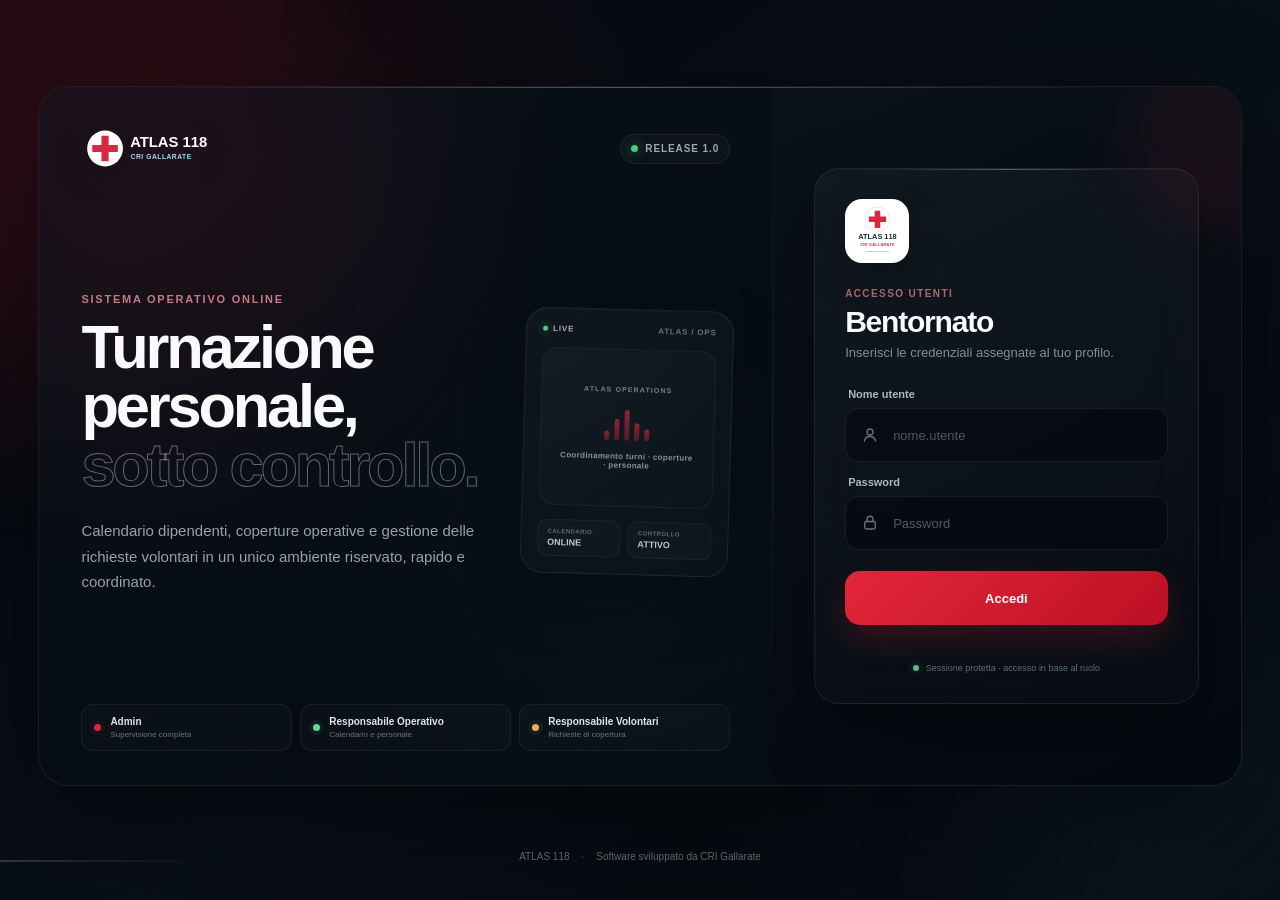
<file: volontari.html>
<!DOCTYPE html>
<html lang="it">
<head>
  <meta charset="UTF-8">
  <meta name="viewport" content="width=device-width,initial-scale=1">
  <meta name="color-scheme" content="dark">
  <title>ATLAS 118 · Calendario richieste volontari</title>
  <link rel="icon" type="image/svg+xml" href="atlas/assets/atlas-favicon.svg">
  <link rel="preload" href="atlas/assets/atlas-logo-header.svg" as="image" type="image/svg+xml">
  <link rel="stylesheet" href="portal/css/common.css?v=1.0.0-final-20260809">
  <link rel="stylesheet" href="portal/css/volontari.css?v=1.0.0-HOTFIX-0012">
</head>
<body class="vol-page">
  <header class="portal-header">
    <div class="portal-brand">
      <img src="atlas/assets/atlas-logo-header.svg"
           width="420" height="92" alt="ATLAS 118">
      <div class="portal-brand-copy">
        <strong>Calendario richieste volontari</strong>
        <span>Compila il mese, controlla il riepilogo e invia al RO</span>
      </div>
    </div>

    <div class="portal-user">
      <div class="portal-user-copy">
        <strong id="userName">Verifica accesso…</strong>
        <span>Referente Volontari</span>
      </div>
      <button class="portal-btn" id="logoutButton" type="button">Esci</button>
    </div>
  </header>

  <main class="calendar-main" id="pageContent" hidden>
    <section class="calendar-toolbar">
      <div>
        <span class="calendar-eyebrow">Programmazione mensile</span>
        <h1>Seleziona un giorno e inserisci le richieste</h1>
        <p>
          Ogni casella può contenere più richieste e più turni.
          Il lavoro resta in bozza finché non apri il riepilogo finale
          e confermi l’invio al Responsabile Operativo.
        </p>
      </div>

      <div class="month-navigation">
        <button class="portal-btn month-arrow"
                id="previousMonthButton"
                type="button"
                aria-label="Mese precedente">‹</button>

        <label class="month-control" for="month">
          <span>Mese</span>
          <input id="month" type="month">
        </label>

        <button class="portal-btn month-arrow"
                id="nextMonthButton"
                type="button"
                aria-label="Mese successivo">›</button>
      </div>

      <div class="font-size-control" aria-label="Dimensione caratteri">
        <span>Testo</span>
        <div>
          <button class="portal-btn font-btn" id="fontDecreaseButton" type="button" aria-label="Riduci caratteri">A-</button>
          <button class="portal-btn font-btn" id="fontResetButton" type="button" aria-label="Ripristina caratteri">100%</button>
          <button class="portal-btn font-btn" id="fontIncreaseButton" type="button" aria-label="Aumenta caratteri">A+</button>
        </div>
      </div>
    </section>

    <section class="calendar-status-bar">
      <div class="status-stat">
        <span>Richieste aggiunte</span>
        <strong id="requestCount">0</strong>
      </div>
      <div class="status-stat">
        <span>Giornate compilate</span>
        <strong id="dayCount">0</strong>
      </div>
      <div class="status-stat">
        <span>Moduli in sospeso</span>
        <strong id="pendingDraftCount">0</strong>
      </div>
      <div class="status-stat status-wide">
        <span>Salvataggio automatico</span>
        <strong id="draftStatus">Attivo</strong>
      </div>
      <button class="portal-btn danger"
              id="clearDraftButton"
              type="button"
              disabled>Svuota mese</button>
      <button class="portal-btn primary review-button"
              id="openReviewButton"
              type="button"
              disabled>Riepilogo finale</button>
    </section>


    <section class="csv-import-strip" aria-label="Importazione richieste da CSV">
      <div class="csv-import-copy">
        <span class="calendar-eyebrow">Caricamento massivo</span>
        <strong>Importa richieste da CSV</strong>
        <p>Carica un file, controlla l’anteprima e aggiungi le richieste alla bozza mensile prima dell’invio al RO.</p>
      </div>
      <div class="csv-import-actions">
        <button class="portal-btn" id="downloadCsvTemplateButton" type="button">Scarica modello CSV</button>
        <button class="portal-btn primary" id="importCsvButton" type="button">Importa CSV</button>
        <input id="csvFileInput" type="file" accept=".csv,text/csv" hidden>
      </div>
    </section>

    <div class="autosave-banner">
      <span class="autosave-dot"></span>
      <div>
        <strong>Salvataggio automatico attivo</strong>
        <p>
          ATLAS salva nel browser richieste, modifiche e moduli ancora
          in compilazione. La mail non parte finché non confermi dal riepilogo finale.
        </p>
      </div>
    </div>

    <div class="calendar-workspace">
      <section class="calendar-card">
        <div class="week-header" aria-hidden="true">
          <span>Lunedì</span>
          <span>Martedì</span>
          <span>Mercoledì</span>
          <span>Giovedì</span>
          <span>Venerdì</span>
          <span>Sabato</span>
          <span>Domenica</span>
        </div>

        <div class="month-grid" id="monthGrid"></div>
      </section>

      <aside class="month-summary-card">
        <div class="summary-heading">
          <div>
            <span class="calendar-eyebrow">Riepilogo</span>
            <h2 id="summaryMonth">Mese</h2>
          </div>
          <span class="summary-count" id="summaryCount">0</span>
        </div>

        <div class="summary-help">
          Puoi inserire e inviare le richieste sia prima sia dopo la pubblicazione del calendario dipendenti. Se il calendario non è ancora disponibile, le richieste resteranno in attesa senza andare perse.
        </div>

        <div class="month-request-list" id="monthRequestList"></div>

        <div class="summary-empty" id="summaryEmpty">
          <span>＋</span>
          <strong>Nessuna richiesta inserita</strong>
          <p>Seleziona un giorno del calendario per iniziare.</p>
        </div>

        <div class="summary-result" id="result"></div>
      </aside>
    </div>
  </main>

  <div class="portal-loading" id="loading">
    Verifica autorizzazione…
  </div>

  <div class="day-modal-backdrop" id="dayModal" hidden>
    <section class="day-modal"
             role="dialog"
             aria-modal="true"
             aria-labelledby="dayModalTitle">

      <header class="day-modal-header">
        <div>
          <span class="calendar-eyebrow">Giornata selezionata</span>
          <h2 id="dayModalTitle">Data</h2>
          <p id="dayModalSubtitle">Inserisci una o più richieste.</p>
        </div>
        <button class="modal-close"
                id="closeModalButton"
                type="button"
                aria-label="Chiudi">×</button>
      </header>

      <div class="day-modal-body">
        <section class="day-existing-section">
          <div class="modal-section-title">
            <span>Richieste già inserite</span>
            <strong id="selectedDayCount">0</strong>
          </div>

          <div class="day-request-list" id="dayRequestList"></div>

          <div class="day-empty" id="dayEmpty">
            Nessuna richiesta presente in questa giornata.
          </div>
        </section>

        <section class="request-form-section">
          <div class="modal-section-title">
            <span id="formTitle">Nuova richiesta</span>
            <em id="formAutosaveState">Modulo salvato automaticamente</em>
          </div>

          <form id="requestForm">
            <div class="request-form-grid">
              <div class="form-field">
                <label for="shift">Turno</label>
                <select id="shift">
                  <option value="M">Mattina</option>
                  <option value="P">Pomeriggio</option>
                  <option value="N">Notte</option>
                  <option value="CUSTOM">Orario personalizzato</option>
                </select>
              </div>

              <div class="form-field">
                <label for="site">Sede</label>
                <select id="site">
                  <option value="G">Gallarate</option>
                  <option value="S">Somma Lombardo</option>
                  <option value="SU">Sumirago</option>
                </select>
              </div>

              <div class="form-field">
                <label for="start">Ora inizio</label>
                <input id="start" type="time" required>
              </div>

              <div class="form-field">
                <label for="end">Ora fine</label>
                <input id="end" type="time" required>
              </div>

              <div class="form-field">
                <label for="machine">Equipaggio</label>
                <select id="machine">
                  <option value="2">Mezzo a 2</option>
                  <option value="3" selected>Mezzo a 3</option>
                </select>
              </div>

              <fieldset class="form-field roles-field">
                <legend>Ruoli mancanti</legend>
                <div class="roles-grid">
                  <label>
                    <input id="roleA" type="checkbox" value="A">
                    <span>Autista</span>
                  </label>
                  <label>
                    <input id="roleC" type="checkbox" value="C">
                    <span>Capo equipaggio</span>
                  </label>
                  <label>
                    <input id="roleS" type="checkbox" value="S">
                    <span>Soccorritore</span>
                  </label>
                </div>
              </fieldset>

              <div class="form-field note-field">
                <label for="note">Nota</label>
                <textarea id="note"
                          rows="3"
                          placeholder="Informazioni utili per il Responsabile Operativo"></textarea>
              </div>
            </div>

            <div class="form-message" id="formMessage"></div>

            <div class="request-form-actions">
              <button class="portal-btn"
                      id="discardFormDraftButton"
                      type="button">Scarta modulo</button>
              <button class="portal-btn"
                      id="resetFormButton"
                      type="button">Pulisci campi</button>
              <button class="portal-btn primary"
                      id="saveRequestButton"
                      type="submit">Aggiungi richiesta</button>
            </div>
          </form>
        </section>
      </div>

      <footer class="day-modal-footer">
        <span>
          Puoi chiudere la finestra: anche il modulo non ancora aggiunto
          resta salvato automaticamente.
        </span>
        <button class="portal-btn"
                id="finishDayButton"
                type="button">Fine giornata</button>
      </footer>
    </section>
  </div>


  <div class="review-modal-backdrop" id="reviewModal" hidden>
    <section class="review-modal" role="dialog" aria-modal="true" aria-labelledby="reviewTitle">
      <header class="review-header">
        <div>
          <span class="calendar-eyebrow">Controllo prima dell’invio</span>
          <h2 id="reviewTitle">Riepilogo finale</h2>
          <p>Verifica tutte le richieste del mese. Puoi ancora modificarle, duplicarle o eliminarle.</p>
        </div>
        <button class="modal-close" id="closeReviewButton" type="button" aria-label="Chiudi">×</button>
      </header>

      <div class="review-summary-bar">
        <div><span>Mese</span><strong id="reviewMonth">—</strong></div>
        <div><span>Richieste</span><strong id="reviewRequestCount">0</strong></div>
        <div><span>Giornate</span><strong id="reviewDayCount">0</strong></div>
        <div><span>Moduli da completare</span><strong id="reviewPendingCount">0</strong></div>
      </div>

      <div class="pending-drafts-warning" id="pendingDraftWarning" hidden>
        <div>
          <strong>Esistono moduli ancora in compilazione.</strong>
          <p>Completa o elimina questi moduli prima di inviare definitivamente.</p>
        </div>
        <div class="pending-draft-list" id="pendingDraftList"></div>
      </div>

      <div class="review-body">
        <div class="review-list" id="reviewList"></div>
        <div class="review-empty" id="reviewEmpty">Nessuna richiesta disponibile.</div>
      </div>

      <footer class="review-footer">
        <div class="review-footer-copy">
          <strong>Nessuna mail è stata ancora inviata.</strong>
          <span>L’invio definitivo salva tutte le righe nel foglio e manda un’unica mail riepilogativa al Responsabile Operativo.</span>
        </div>
        <div class="review-footer-actions">
          <button class="portal-btn" id="backToCalendarButton" type="button">Torna al calendario</button>
          <button class="portal-btn primary final-send-button" id="finalSendButton" type="button" disabled>Invia definitivamente al RO</button>
        </div>
      </footer>
      <div class="review-result" id="reviewResult"></div>
    </section>
  </div>

  <div class="csv-import-backdrop" id="csvImportModal" hidden>
    <section class="csv-import-modal" role="dialog" aria-modal="true" aria-labelledby="csvImportTitle">
      <header class="csv-import-header">
        <div>
          <span class="calendar-eyebrow">Anteprima importazione</span>
          <h2 id="csvImportTitle">Importa richieste CSV</h2>
          <p id="csvImportSubtitle">Controlla il file prima di aggiungerlo alla bozza.</p>
        </div>
        <button class="modal-close" id="closeCsvImportButton" type="button" aria-label="Chiudi">×</button>
      </header>

      <div class="csv-import-stats">
        <div><span>Mese</span><strong id="csvImportMonth">—</strong></div>
        <div><span>Righe valide</span><strong id="csvImportValidCount">0</strong></div>
        <div><span>Righe scartate</span><strong id="csvImportErrorCount">0</strong></div>
        <div><span>Totale dopo import</span><strong id="csvImportTotalCount">0</strong></div>
      </div>

      <div class="csv-import-message" id="csvImportMessage"></div>

      <div class="csv-import-body">
        <div class="csv-preview-wrap">
          <table class="csv-preview-table">
            <thead>
              <tr>
                <th>Data</th><th>Turno</th><th>Sede</th><th>Ruolo</th><th>Mezzo</th><th>Orario</th>
              </tr>
            </thead>
            <tbody id="csvImportPreviewBody"></tbody>
          </table>
        </div>
        <div class="csv-error-list" id="csvImportErrorList" hidden></div>
      </div>

      <footer class="csv-import-footer">
        <span>Le righe importate restano in bozza: potrai ancora modificarle dal calendario.</span>
        <div>
          <button class="portal-btn" id="cancelCsvImportButton" type="button">Annulla</button>
          <button class="portal-btn primary" id="applyCsvImportButton" type="button" disabled>Importa richieste valide</button>
        </div>
      </footer>
    </section>
  </div>


  <script type="module" src="portal/js/volontari.js?v=1.0.0-BUCHI-UX-1005"></script>
</body>
</html>
</file>
<file: portal/css/common.css>
:root{
  color-scheme:dark;
  --bg:#06131d;
  --panel:#0b2231;
  --panel-2:#0e2a3b;
  --line:rgba(145,188,214,.16);
  --text:#edf8fc;
  --muted:#91a9b7;
  --accent:#39c7ea;
  --accent-2:#2563eb;
  --danger:#fb7185;
  --success:#6ee7b7;
  --warning:#fbbf24;
}
*{box-sizing:border-box}
html,body{margin:0;min-height:100%;background:var(--bg);color:var(--text);font-family:Inter,Segoe UI,Arial,sans-serif}
body{min-height:100vh;background:
  radial-gradient(circle at 15% 0,rgba(14,165,233,.12),transparent 32rem),
  radial-gradient(circle at 100% 15%,rgba(37,99,235,.10),transparent 36rem),
  var(--bg)}
button,input,select,textarea{font:inherit}
.hidden{display:none!important}
.portal-header{
  display:flex;align-items:center;justify-content:space-between;gap:16px;
  min-height:72px;padding:12px 22px;border-bottom:1px solid var(--line);
  background:rgba(4,16,24,.90);backdrop-filter:blur(18px);position:sticky;top:0;z-index:50
}
.portal-brand{display:flex;align-items:center;gap:12px;min-width:0}
.portal-brand img{width:170px;height:auto;display:block}
.portal-brand-copy strong{display:block;font-size:16px}
.portal-brand-copy span{display:block;margin-top:3px;color:var(--muted);font-size:11px}
.portal-user{display:flex;align-items:center;gap:9px}
.portal-user-copy{text-align:right}
.portal-user-copy strong,.portal-user-copy span{display:block}
.portal-user-copy strong{font-size:11px}
.portal-user-copy span{color:var(--muted);font-size:9px;margin-top:2px}
.portal-btn{
  border:1px solid var(--line);border-radius:10px;background:rgba(255,255,255,.035);
  color:var(--text);min-height:38px;padding:8px 12px;cursor:pointer
}
.portal-btn.primary{border-color:transparent;background:linear-gradient(135deg,#0891b2,#2563eb)}
.portal-btn.danger{border-color:rgba(251,113,133,.25);color:#ffd7de;background:rgba(251,113,133,.07)}
.portal-btn:disabled{opacity:.45;cursor:not-allowed}
.notice{padding:12px 14px;border-radius:12px;border:1px solid var(--line);font-size:11px;line-height:1.5}
.notice.info{background:rgba(56,189,248,.055);border-color:rgba(56,189,248,.18)}
.notice.success{background:rgba(52,211,153,.055);border-color:rgba(52,211,153,.18)}
.notice.warning{background:rgba(251,191,36,.055);border-color:rgba(251,191,36,.18)}
.notice.danger{background:rgba(251,113,133,.055);border-color:rgba(251,113,133,.18)}
.portal-loading{display:grid;place-items:center;min-height:220px;color:var(--muted)}
@media(max-width:680px){
  .portal-header{padding:10px 12px;min-height:62px}
  .portal-brand img{width:126px}
  .portal-brand-copy{display:none}
  .portal-user-copy{display:none}
}
</file>
<file: portal/css/login.css>
:root{
  --login-red:#dc2034;
  --login-red-bright:#ff3c50;
  --login-bg:#05080c;
  --login-bg-2:#091018;
  --login-panel:rgba(8,15,22,.72);
  --login-line:rgba(255,255,255,.085);
  --login-text:#f5f8fb;
  --login-muted:#8f9ba8;
}

.login-body{
  min-height:100vh;
  overflow:hidden;
  color:var(--login-text);
  background:
    radial-gradient(circle at 18% 18%,rgba(220,32,52,.10),transparent 27rem),
    radial-gradient(circle at 84% 78%,rgba(55,103,147,.10),transparent 25rem),
    linear-gradient(145deg,var(--login-bg),var(--login-bg-2) 56%,#040609);
}

.login-body::selection{background:rgba(220,32,52,.35);color:#fff}

.login-atmosphere{
  position:fixed;
  inset:0;
  z-index:0;
  overflow:hidden;
  pointer-events:none;
  isolation:isolate;
}

.login-grid{
  position:absolute;
  inset:-35%;
  z-index:-5;
  opacity:.72;
  background:
    repeating-linear-gradient(90deg,rgba(255,255,255,.022) 0 1px,transparent 1px 74px),
    repeating-linear-gradient(0deg,rgba(255,255,255,.018) 0 1px,transparent 1px 74px);
  transform:perspective(900px) rotateX(68deg) translateY(28%);
  transform-origin:center bottom;
  -webkit-mask-image:linear-gradient(to bottom,transparent 8%,rgba(0,0,0,.68) 46%,#000);
  mask-image:linear-gradient(to bottom,transparent 8%,rgba(0,0,0,.68) 46%,#000);
  animation:atlasGridDrift 28s linear infinite;
}

.login-glow{
  position:absolute;
  border-radius:50%;
  filter:blur(95px);
  opacity:.12;
  will-change:transform;
}
.login-glow-a{width:42rem;height:42rem;left:-23rem;top:-18rem;background:var(--login-red);animation:atlasGlowA 16s ease-in-out infinite alternate}
.login-glow-b{width:35rem;height:35rem;right:-18rem;bottom:-18rem;background:#295b84;animation:atlasGlowB 19s ease-in-out infinite alternate}

.login-ecg{
  position:absolute;
  width:min(58vw,900px);
  height:190px;
  top:18%;
  right:-4vw;
  opacity:.14;
  filter:drop-shadow(0 0 10px rgba(220,32,52,.26));
}
.login-ecg path{
  fill:none;
  stroke:var(--login-red);
  stroke-width:2;
  stroke-linecap:round;
  stroke-linejoin:round;
  vector-effect:non-scaling-stroke;
  stroke-dasharray:1600;
  stroke-dashoffset:1600;
  animation:atlasEcg 7.8s ease-in-out infinite;
}

.login-page{
  position:relative;
  z-index:2;
  display:grid;
  grid-template-rows:1fr auto;
  min-height:100vh;
  padding:clamp(20px,3vw,42px);
}

.login-shell{
  position:relative;
  display:grid;
  grid-template-columns:minmax(0,1.22fr) minmax(380px,.78fr);
  width:min(1220px,100%);
  min-height:min(700px,calc(100vh - 110px));
  margin:auto;
  overflow:hidden;
  border:1px solid rgba(255,255,255,.08);
  border-radius:30px;
  background:rgba(6,12,18,.58);
  box-shadow:0 42px 120px rgba(0,0,0,.46),inset 0 1px rgba(255,255,255,.025);
  backdrop-filter:blur(20px) saturate(125%);
  -webkit-backdrop-filter:blur(20px) saturate(125%);
  animation:atlasShellIn .85s cubic-bezier(.2,.78,.2,1) both;
}

.login-shell::before{
  content:'';
  position:absolute;
  z-index:5;
  left:10%;
  right:10%;
  top:0;
  height:1px;
  background:linear-gradient(90deg,transparent,rgba(255,255,255,.30),transparent);
}

.login-visual{
  position:relative;
  display:flex;
  flex-direction:column;
  min-width:0;
  padding:38px 42px 34px;
  overflow:hidden;
  background:
    radial-gradient(circle at 16% 12%,rgba(220,32,52,.105),transparent 25rem),
    radial-gradient(circle at 82% 76%,rgba(40,74,102,.10),transparent 22rem),
    linear-gradient(145deg,rgba(10,18,26,.92),rgba(4,10,15,.84));
}

.login-visual::before{
  content:'';
  position:absolute;
  inset:0;
  opacity:.38;
  background-image:linear-gradient(rgba(255,255,255,.012) 1px,transparent 1px),linear-gradient(90deg,rgba(255,255,255,.012) 1px,transparent 1px);
  background-size:34px 34px;
  -webkit-mask-image:radial-gradient(circle at 35% 48%,#000,transparent 72%);
  mask-image:radial-gradient(circle at 35% 48%,#000,transparent 72%);
}

.login-brand-row,.login-visual-main,.login-profile-strip{position:relative;z-index:2}

.login-brand-row{display:flex;align-items:center;justify-content:space-between;gap:18px}
.login-horizontal-logo{display:block;width:215px;height:auto;filter:drop-shadow(0 6px 18px rgba(0,0,0,.18))}

.login-release{
  display:inline-flex;
  align-items:center;
  gap:7px;
  min-height:30px;
  padding:6px 10px;
  border:1px solid rgba(255,255,255,.08);
  border-radius:999px;
  background:rgba(255,255,255,.025);
  color:#9ca8b5;
  font-size:10px;
  font-weight:850;
  letter-spacing:.09em;
  text-transform:uppercase;
  backdrop-filter:blur(10px);
}
.login-release i{width:7px;height:7px;border-radius:50%;background:#41d17b;box-shadow:0 0 13px rgba(65,209,123,.75);animation:atlasLivePulse 2.1s ease-in-out infinite}

.login-visual-main{
  display:grid;
  grid-template-columns:minmax(0,1fr) minmax(205px,.52fr);
  align-items:center;
  gap:42px;
  flex:1;
  padding:54px 0 46px;
}

.login-kicker{
  display:inline-block;
  margin-bottom:13px;
  color:#c77a86;
  font-size:11px;
  font-weight:900;
  letter-spacing:.16em;
  text-transform:uppercase;
}

.login-copy h1{
  max-width:680px;
  margin:0;
  color:#f8fafc;
  font-size:clamp(42px,4.8vw,72px);
  line-height:.96;
  letter-spacing:-.052em;
  font-weight:800;
}
.login-copy h1 span{color:transparent;-webkit-text-stroke:1px rgba(255,255,255,.37);text-stroke:1px rgba(255,255,255,.37)}

.login-copy p{
  max-width:560px;
  margin:23px 0 0;
  color:#96a2af;
  font-size:15px;
  line-height:1.72;
}

.login-tech-card{
  position:relative;
  width:100%;
  padding:16px;
  border:1px solid rgba(255,255,255,.075);
  border-radius:22px;
  background:linear-gradient(160deg,rgba(255,255,255,.035),rgba(255,255,255,.012));
  box-shadow:0 28px 60px rgba(0,0,0,.26),inset 0 1px rgba(255,255,255,.025);
  transform:rotate(1.6deg);
  animation:atlasTechFloat 7s ease-in-out infinite alternate;
}

.tech-card-top{display:flex;align-items:center;justify-content:space-between;color:#66727e;font-size:8px;font-weight:900;letter-spacing:.1em}
.tech-live{display:flex;align-items:center;gap:5px;color:#a5b0ba}.tech-live i{width:5px;height:5px;border-radius:50%;background:#43d17d;box-shadow:0 0 8px rgba(67,209,125,.65)}

.tech-status{
  display:grid;
  align-content:center;
  min-height:158px;
  margin:14px 0;
  padding:18px;
  border:1px solid rgba(255,255,255,.05);
  border-radius:16px;
  background:linear-gradient(145deg,rgba(255,255,255,.022),rgba(255,255,255,.008));
}
.tech-status-label{color:#77838e;font-size:7px;font-weight:900;letter-spacing:.16em;text-align:center}
.tech-status-line{display:flex;align-items:flex-end;justify-content:center;gap:5px;height:34px;margin:14px 0 11px}
.tech-status-line i{display:block;width:5px;border-radius:999px;background:linear-gradient(#d8293e,#6f1e2a);opacity:.65}
.tech-status-line i:nth-child(1){height:10px}.tech-status-line i:nth-child(2){height:22px}.tech-status-line i:nth-child(3){height:31px}.tech-status-line i:nth-child(4){height:18px}.tech-status-line i:nth-child(5){height:12px}
.tech-status-copy{color:#87939e;font-size:8px;font-weight:750;letter-spacing:.04em;text-align:center}

.tech-stats{display:grid;grid-template-columns:1fr 1fr;gap:7px}.tech-stats span{padding:8px 9px;border:1px solid rgba(255,255,255,.055);border-radius:10px;background:rgba(255,255,255,.018)}.tech-stats small,.tech-stats strong{display:block}.tech-stats small{color:#5f6c78;font-size:6px;font-weight:900;letter-spacing:.08em}.tech-stats strong{margin-top:3px;color:#b9c4ce;font-size:9px}

.login-profile-strip{display:grid;grid-template-columns:repeat(3,minmax(0,1fr));gap:8px}
.login-profile-strip>div{display:flex;align-items:center;gap:9px;min-width:0;padding:11px 12px;border:1px solid rgba(255,255,255,.06);border-radius:12px;background:rgba(255,255,255,.018)}
.profile-dot{flex:0 0 auto;width:7px;height:7px;border-radius:50%;background:#dd263a;box-shadow:0 0 0 4px rgba(221,38,58,.055)}
.profile-dot.ro{background:#66d79e;box-shadow:0 0 0 4px rgba(102,215,158,.055)}
.profile-dot.volunteer{background:#e5b15b;box-shadow:0 0 0 4px rgba(229,177,91,.055)}
.login-profile-strip p{min-width:0;margin:0}.login-profile-strip strong,.login-profile-strip small{display:block;overflow:hidden;text-overflow:ellipsis;white-space:nowrap}.login-profile-strip strong{color:#dfe5ea;font-size:10px}.login-profile-strip small{margin-top:3px;color:#687581;font-size:8px}

.login-panel{
  position:relative;
  display:grid;
  place-items:center;
  padding:42px;
  background:linear-gradient(155deg,rgba(10,18,26,.96),rgba(5,10,16,.97));
}
.login-panel::before{content:'';position:absolute;left:0;top:9%;bottom:9%;width:1px;background:linear-gradient(transparent,rgba(255,255,255,.08),transparent)}

.login-card{
  position:relative;
  width:min(390px,100%);
  padding:30px;
  border:1px solid rgba(255,255,255,.075);
  border-radius:25px;
  background:linear-gradient(155deg,rgba(255,255,255,.036),rgba(255,255,255,.012));
  box-shadow:0 30px 70px rgba(0,0,0,.32),inset 0 1px rgba(255,255,255,.025);
  backdrop-filter:blur(22px);
  -webkit-backdrop-filter:blur(22px);
  animation:atlasCardIn .9s .08s cubic-bezier(.2,.78,.2,1) both;
}
.login-card::before{content:'';position:absolute;top:0;left:18%;width:64%;height:1px;background:linear-gradient(90deg,transparent,rgba(255,255,255,.28),transparent)}
.login-card::after{content:'';position:absolute;width:190px;height:190px;right:-120px;top:-120px;border-radius:50%;background:rgba(220,32,52,.07);filter:blur(26px);pointer-events:none}

.login-emblem-wrap{display:grid;place-items:center;width:64px;height:64px;margin-bottom:25px;overflow:hidden;border:1px solid rgba(255,255,255,.09);border-radius:17px;background:#fff;box-shadow:0 14px 34px rgba(0,0,0,.25)}
.login-emblem{display:block;width:61px;height:61px;object-fit:contain}

.login-card-heading>span{display:block;color:#ac6872;font-size:10px;font-weight:900;letter-spacing:.14em;text-transform:uppercase}
.login-card-heading h2{margin:8px 0 6px;color:#f8fafc;font-size:30px;line-height:1;letter-spacing:-.04em}
.login-card-heading p{margin:0 0 25px;color:#818e9b;font-size:13px;line-height:1.55}

.login-field{margin-top:14px}.login-field label{display:block;margin:0 0 8px 3px;color:#aeb8c1;font-size:11px;font-weight:800}
.login-input-wrap{display:flex;align-items:center;height:54px;overflow:hidden;border:1px solid rgba(255,255,255,.075);border-radius:15px;background:rgba(2,6,10,.46);transition:border-color .2s ease,box-shadow .2s ease,transform .2s ease,background .2s ease}
.login-input-wrap:focus-within{border-color:rgba(220,32,52,.52);background:rgba(5,8,12,.65);box-shadow:0 0 0 4px rgba(220,32,52,.075);transform:translateY(-1px)}
.input-icon{display:grid;place-items:center;flex:0 0 47px;color:#68737e}.input-icon svg{width:18px;height:18px;fill:none;stroke:currentColor;stroke-width:1.75;stroke-linecap:round;stroke-linejoin:round}
.login-input-wrap input{width:100%;min-width:0;height:100%;padding:0 14px 0 0;border:0;outline:0;color:#f5f8fb;background:transparent;font:inherit;font-size:13px}.login-input-wrap input::placeholder{color:#4f5964}

.login-error{display:none;margin-top:13px;padding:10px 12px;border:1px solid rgba(255,80,100,.16);border-radius:11px;background:rgba(220,32,52,.07);color:#ff9daa;font-size:11px;line-height:1.45}.login-error.visible{display:block}

.login-submit{position:relative;width:100%;height:54px;margin-top:21px;overflow:hidden;border:0;border-radius:15px;color:#fff;background:linear-gradient(135deg,#e3263a,#bc1024);box-shadow:0 15px 34px rgba(220,32,52,.20);font:inherit;font-size:13px;font-weight:900;cursor:pointer;transition:transform .2s ease,box-shadow .2s ease,filter .2s ease}
.login-submit::before{content:'';position:absolute;inset:-2px;background:linear-gradient(110deg,transparent 20%,rgba(255,255,255,.23),transparent 58%);transform:translateX(-125%);transition:transform .55s ease}.login-submit:hover:not(:disabled){transform:translateY(-2px);filter:saturate(1.08);box-shadow:0 19px 42px rgba(220,32,52,.29)}.login-submit:hover:not(:disabled)::before{transform:translateX(115%)}.login-submit:active:not(:disabled){transform:translateY(0)}.login-submit:disabled{cursor:wait;opacity:.7}

.login-status{min-height:17px;margin-top:10px;color:#74818d;font-size:10px;text-align:center}
.login-security-note{display:flex;align-items:center;justify-content:center;gap:7px;margin-top:11px;color:#626e79;font-size:9px}.security-dot{width:6px;height:6px;border-radius:50%;background:#55bd86;box-shadow:0 0 9px rgba(85,189,134,.40)}

.login-footer{position:relative;z-index:3;display:flex;align-items:center;justify-content:center;gap:12px;padding:17px 8px 0;color:#596470;font-size:10px}.login-footer span+span::before{content:'·';margin-right:12px;color:#39434c}

.login-road{position:absolute;left:0;right:0;bottom:0;height:22vh;min-height:150px;overflow:hidden;z-index:-1;-webkit-mask-image:linear-gradient(to bottom,transparent,#000 48%);mask-image:linear-gradient(to bottom,transparent,#000 48%)}
.login-road::before{content:'';position:absolute;left:-12%;right:-12%;bottom:-50%;height:135%;background:linear-gradient(to top,rgba(0,0,0,.68),rgba(7,11,16,.20)),repeating-linear-gradient(100deg,transparent 0 165px,rgba(255,255,255,.065) 166px 173px,transparent 174px 315px);transform:perspective(520px) rotateX(66deg);transform-origin:bottom center;animation:atlasRoad 5.5s linear infinite}
.login-road-sweep{position:absolute;left:-34%;bottom:19%;width:50%;height:2px;background:linear-gradient(90deg,transparent,rgba(220,32,52,.16),rgba(255,255,255,.18),transparent);animation:atlasRoadSweep 11s linear infinite}
.ambulance-track{position:absolute;left:0;right:0;bottom:5.8vh;height:84px}.ambulance-unit{position:absolute;left:-190px;bottom:0;width:126px;height:70px;filter:drop-shadow(0 15px 18px rgba(0,0,0,.58));opacity:.86;will-change:transform;animation:atlasAmbulanceDrive 17s cubic-bezier(.35,.05,.58,.96) infinite}.ambulance-unit svg{display:block;width:100%;height:100%;overflow:visible}.ambulance-wheel{transform-box:fill-box;transform-origin:center;animation:atlasWheel 1.05s linear infinite}.ambulance-beacon{animation:atlasBeacon 1.45s ease-in-out infinite}.ambulance-trail{position:absolute;right:78%;bottom:24px;width:200px;height:18px;opacity:.16;filter:blur(7px);background:linear-gradient(90deg,transparent,rgba(220,32,52,.05),rgba(220,32,52,.28));animation:atlasBeacon 1.45s ease-in-out infinite}

@keyframes atlasShellIn{from{opacity:0;transform:translateY(14px) scale(.994)}to{opacity:1;transform:none}}
@keyframes atlasCardIn{from{opacity:0;transform:translateY(17px)}to{opacity:1;transform:none}}
@keyframes atlasGridDrift{to{transform:perspective(900px) rotateX(68deg) translate(74px,28%)}}
@keyframes atlasGlowA{to{transform:translate(100px,80px) scale(1.12);opacity:.16}}
@keyframes atlasGlowB{to{transform:translate(-90px,-55px) scale(1.08);opacity:.15}}
@keyframes atlasEcg{0%,9%{stroke-dashoffset:1600;opacity:.14}54%,76%{stroke-dashoffset:0;opacity:1}100%{stroke-dashoffset:-1600;opacity:.10}}
@keyframes atlasLivePulse{0%,100%{opacity:.5;transform:scale(.9)}50%{opacity:1;transform:scale(1.1)}}
@keyframes atlasTechFloat{to{transform:translateY(-8px) rotate(-.7deg)}}
@keyframes atlasRoad{to{background-position:0 0,315px 0}}
@keyframes atlasRoadSweep{0%{transform:translateX(-20vw);opacity:0}16%{opacity:1}80%{opacity:.55}100%{transform:translateX(165vw);opacity:0}}
@keyframes atlasAmbulanceDrive{0%{transform:translateX(-180px) translateY(1px);opacity:0}5%{opacity:.76}45%{transform:translateX(49vw) translateY(-1px);opacity:.9}78%{opacity:.82}100%{transform:translateX(calc(100vw + 240px)) translateY(1px);opacity:0}}
@keyframes atlasWheel{to{transform:rotate(360deg)}}
@keyframes atlasBeacon{0%,42%,100%{opacity:.24;filter:drop-shadow(0 0 0 rgba(220,32,52,0))}48%,59%{opacity:1;filter:drop-shadow(0 0 10px rgba(255,45,65,.88))}}

@media(max-width:980px){
  .login-body{overflow:auto}
  .login-page{padding:18px 18px 105px}
  .login-shell{grid-template-columns:1fr;width:min(560px,100%);min-height:auto}
  .login-visual{display:none}
  .login-panel{min-height:650px;padding:34px 26px;background:linear-gradient(155deg,rgba(10,18,26,.86),rgba(5,10,16,.92))}
  .login-panel::before{display:none}
  .login-card{width:min(405px,100%)}
  .login-ecg{width:100vw;right:-35vw;top:9%}
  .ambulance-unit{animation-duration:13s}
}

@media(max-width:520px){
  .login-page{padding:12px 12px 95px}
  .login-shell{border-radius:23px}
  .login-panel{min-height:610px;padding:22px 14px}
  .login-card{padding:25px 21px;border-radius:21px}
  .login-card-heading h2{font-size:27px}
  .login-footer{flex-direction:column;gap:4px;padding-top:14px}.login-footer span+span::before{display:none}
  .login-road{height:19vh}.ambulance-track{bottom:4.7vh}
}

@media(prefers-reduced-motion:reduce){
  .login-grid,.login-glow,.login-ecg path,.login-release i,.login-tech-card,.login-road::before,.login-road-sweep,.ambulance-unit,.ambulance-wheel,.ambulance-beacon,.ambulance-trail,.login-shell,.login-card{animation:none!important}
  .ambulance-unit{left:auto;right:5vw;opacity:.24}
}
</file>
<file: atlas/css/core.css>
:root {
      --bg: #060a12;
      --bg-2: #0a1020;
      --panel: rgba(13, 22, 38, 0.78);
      --panel-solid: #0e1828;
      --panel-soft: rgba(255,255,255,.045);
      --border: rgba(148, 180, 220, .15);
      --border-strong: rgba(77, 190, 255, .33);
      --text: #edf7ff;
      --muted: #91a9bd;
      --blue: #38bdf8;
      --blue-2: #0ea5e9;
      --cyan: #22d3ee;
      --green: #34d399;
      --amber: #fbbf24;
      --red: #fb7185;
      --violet: #a78bfa;
      --shadow: 0 22px 70px rgba(0,0,0,.38);
      --radius: 18px;
      --radius-sm: 11px;
      --header-h: 132px;
      --sidebar-w: 302px;
      --name-w: 196px;
      --group-w: 132px;
      --day-w: 66px;
    }

    * { box-sizing: border-box; }
    html, body { height: 100%; }
    body {
      margin: 0;
      font-family: Inter, ui-sans-serif, system-ui, -apple-system, BlinkMacSystemFont, "Segoe UI", sans-serif;
      color: var(--text);
      background:
        radial-gradient(circle at 7% -12%, rgba(14,165,233,.24), transparent 33%),
        radial-gradient(circle at 94% 2%, rgba(34,211,238,.12), transparent 28%),
        linear-gradient(145deg, var(--bg), var(--bg-2) 60%, #081321);
      overflow: hidden;
    }

    button, input, select, textarea { font: inherit; }
    button { color: inherit; }

    .noise {
      position: fixed; inset: 0; pointer-events: none; opacity: .045; z-index: 0;
      background-image: url("data:image/svg+xml,%3Csvg viewBox='0 0 160 160' xmlns='http://www.w3.org/2000/svg'%3E%3Cfilter id='n'%3E%3CfeTurbulence type='fractalNoise' baseFrequency='.9' numOctaves='3' stitchTiles='stitch'/%3E%3C/filter%3E%3Crect width='100%25' height='100%25' filter='url(%23n)' opacity='.34'/%3E%3C/svg%3E");
    }

    .app { position: relative; z-index: 1; height: 100%; display: grid; grid-template-rows: var(--header-h) 1fr; }

    .topbar {
      display: grid;
      grid-template-columns: auto auto auto minmax(20px,1fr) auto;
      align-items: center; gap: 10px 14px; padding: 9px 16px 8px 20px;
      background: linear-gradient(180deg, rgba(8,15,27,.94), rgba(8,15,27,.78));
      border-bottom: 1px solid var(--border);
      backdrop-filter: blur(18px);
      box-shadow: 0 10px 30px rgba(0,0,0,.25);
      min-width: 0;
    }

    .brand { display: flex; align-items: center; gap: 13px; min-width: 258px; }
    .brand-mark {
      width: 46px; height: 46px; border-radius: 14px; display: grid; place-items: center;
      background: linear-gradient(145deg, rgba(239,68,68,.95), rgba(190,18,60,.9));
      box-shadow: 0 10px 30px rgba(244,63,94,.28), inset 0 1px 0 rgba(255,255,255,.35);
      font-weight: 900; font-size: 25px;
    }
    .brand-title { font-weight: 800; letter-spacing: -.02em; font-size: 16px; }
    .brand-sub { color: var(--muted); font-size: 12px; margin-top: 2px; }

    .month-control {
      display: flex; align-items: center; gap: 10px; padding: 7px 10px;
      border: 1px solid var(--border); border-radius: 13px; background: rgba(255,255,255,.035);
    }
    .month-control label { color: var(--muted); font-size: 11px; text-transform: uppercase; letter-spacing: .09em; }
    .month-control input {
      background: transparent; color: var(--text); border: 0; outline: 0; font-weight: 750; width: 146px;
    }
    input[type="month"]::-webkit-calendar-picker-indicator { filter: invert(1); opacity: .7; }

    .sync-pill {
      display: flex; align-items: center; gap: 8px; padding: 8px 11px; border-radius: 999px;
      background: rgba(52,211,153,.08); border: 1px solid rgba(52,211,153,.21); color: #9ff5cd;
      font-size: 12px; white-space: nowrap;
    }
    .sync-dot { width: 8px; height: 8px; border-radius: 50%; background: var(--green); box-shadow: 0 0 14px rgba(52,211,153,.8); }

    .top-spacer { min-width: 12px; }
    .top-actions {
      grid-column: 1 / -1;
      display: flex; align-items: stretch; justify-content: flex-end; gap: 8px;
      min-width: 0; padding-top: 7px; border-top: 1px solid rgba(148,180,220,.09);
    }
    .action-group {
      display: flex; align-items: center; gap: 7px; min-width: 0;
      padding: 5px 6px 5px 9px; border: 1px solid var(--border); border-radius: 14px;
      background: rgba(255,255,255,.025);
    }
    .action-group-label {
      color: var(--muted); font-size: 8px; line-height: 1.1; font-weight: 900;
      letter-spacing: .08em; text-transform: uppercase; white-space: nowrap;
    }
    .action-buttons { display: flex; align-items: center; gap: 5px; }
    .action-group .btn { padding: 8px 10px; border-radius: 10px; font-size: 11px; }
    .action-planning { border-color: rgba(56,189,248,.2); }
    .action-output { border-color: rgba(52,211,153,.2); }
    .action-data { border-color: rgba(167,139,250,.18); }
    .action-system { border-color: rgba(148,163,184,.18); }
    .btn {
      border: 1px solid var(--border); background: rgba(255,255,255,.045); color: var(--text);
      padding: 9px 12px; border-radius: 12px; cursor: pointer; transition: .18s ease;
      display: inline-flex; align-items: center; justify-content: center; gap: 8px; font-weight: 700; font-size: 12px;
    }
    .btn:hover { transform: translateY(-1px); background: rgba(255,255,255,.075); border-color: var(--border-strong); }
    .btn.primary { background: linear-gradient(135deg, var(--blue-2), #2563eb); border-color: transparent; box-shadow: 0 10px 28px rgba(14,165,233,.24); }
    .btn.save-calendar {
      background: linear-gradient(135deg, #10b981, #047857);
      border-color: rgba(110,231,183,.34);
      color: #f0fff9;
      box-shadow: 0 10px 28px rgba(16,185,129,.22);
    }
    .btn.save-calendar:hover { background: linear-gradient(135deg, #16c98d, #058366); }
    .btn.save-calendar.saving { animation: savePulse 1s ease-in-out infinite; }
    @keyframes savePulse { 0%,100% { box-shadow: 0 10px 28px rgba(16,185,129,.18); } 50% { box-shadow: 0 10px 34px rgba(16,185,129,.48); } }
    .save-result-icon {
      width: 64px; height: 64px; display:grid; place-items:center; margin: 2px auto 14px;
      border-radius: 20px; font-size: 30px; color:#baf7db;
      background: rgba(16,185,129,.12); border:1px solid rgba(16,185,129,.28);
    }
    .save-result-summary { text-align:center; font-size:13px; line-height:1.65; color:var(--muted); }
    .save-result-summary strong { color:var(--text); }
    .btn.danger { background: rgba(251,113,133,.1); border-color: rgba(251,113,133,.28); color: #ffc1cb; }
    .btn.ghost { background: transparent; }
    .btn.small { padding: 7px 9px; font-size: 11px; border-radius: 10px; }
    .btn.icon { width: 38px; height: 38px; padding: 0; }

    .shell { min-height: 0; display: grid; grid-template-columns: var(--sidebar-w) 1fr; }

    .sidebar {
      min-height: 0; padding: 15px; border-right: 1px solid var(--border); overflow-y: auto;
      background: linear-gradient(180deg, rgba(8,16,29,.64), rgba(8,16,29,.28));
      backdrop-filter: blur(14px);
    }

    .nav-tabs { display: grid; grid-template-columns: repeat(2, 1fr); gap: 7px; margin-bottom: 14px; }
    .nav-btn {
      border: 1px solid var(--border); background: rgba(255,255,255,.03); color: var(--muted);
      padding: 10px 8px; border-radius: 12px; cursor: pointer; font-size: 11px; font-weight: 750;
    }
    .nav-btn.active { color: var(--text); border-color: var(--border-strong); background: rgba(14,165,233,.11); box-shadow: inset 0 0 20px rgba(14,165,233,.05); }

    .card {
      background: linear-gradient(160deg, rgba(16,29,48,.82), rgba(11,20,35,.72));
      border: 1px solid var(--border); border-radius: var(--radius); box-shadow: var(--shadow);
    }
    .card + .card { margin-top: 12px; }
    .card-head { padding: 13px 14px 9px; display: flex; align-items: center; justify-content: space-between; gap: 10px; }
    .card-title { font-size: 11px; text-transform: uppercase; letter-spacing: .10em; color: var(--muted); font-weight: 800; }
    .card-body { padding: 0 14px 14px; }

    .kpi-grid { display: grid; grid-template-columns: 1fr 1fr; gap: 8px; }
    .kpi { padding: 12px; border-radius: 14px; background: rgba(255,255,255,.035); border: 1px solid rgba(255,255,255,.06); }
    .kpi-value { font-size: 24px; font-weight: 850; letter-spacing: -.04em; }
    .kpi-label { color: var(--muted); font-size: 10px; margin-top: 4px; line-height: 1.25; }
    .kpi.red .kpi-value { color: #ff9aab; }
    .kpi.amber .kpi-value { color: #ffd978; }
    .kpi.green .kpi-value { color: #84edbd; }
    .kpi.blue .kpi-value { color: #7dd9ff; }

    .progress-row { margin-top: 10px; }
    .progress-line { display: flex; align-items: center; justify-content: space-between; gap: 10px; font-size: 11px; margin-bottom: 6px; }
    .progress-line span:first-child { color: var(--muted); }
    .progress { height: 7px; border-radius: 999px; overflow: hidden; background: rgba(255,255,255,.075); }
    .progress > i { display: block; height: 100%; border-radius: inherit; background: linear-gradient(90deg, var(--blue-2), var(--cyan)); box-shadow: 0 0 12px rgba(34,211,238,.45); }

    .filters { display: grid; gap: 8px; }
    .field label { display: block; color: var(--muted); font-size: 10px; margin: 0 0 5px 2px; text-transform: uppercase; letter-spacing: .07em; font-weight: 750; }
    .input, select.input, textarea.input {
      width: 100%; border: 1px solid var(--border); background: rgba(4,10,19,.62); color: var(--text);
      border-radius: 11px; padding: 9px 10px; outline: none; transition: .18s ease;
    }
    .input:focus { border-color: var(--border-strong); box-shadow: 0 0 0 3px rgba(14,165,233,.09); }
    select.input option { background: #0c1727; }

    .legend { display: grid; grid-template-columns: 1fr 1fr; gap: 6px 10px; }
    .legend-item { display: flex; align-items: center; gap: 7px; font-size: 10px; color: var(--muted); }
    .legend-dot { width: 9px; height: 9px; border-radius: 3px; }

    .content { min-width: 0; min-height: 0; padding: 15px; display: grid; }
    .view { min-width: 0; min-height: 0; display: none; }
    .view.active { display: grid; }

    #calendarView { grid-template-rows: auto 1fr; gap: 12px; }
    .view-toolbar {
      display: flex; align-items: center; gap: 10px; min-width: 0;
      background: rgba(13,22,38,.62); border: 1px solid var(--border); border-radius: 15px; padding: 9px 11px;
      backdrop-filter: blur(14px);
    }
    .view-title { font-weight: 830; font-size: 14px; letter-spacing: -.02em; }
    .view-sub { color: var(--muted); font-size: 11px; margin-left: 2px; }
    .toolbar-spacer { flex: 1; }
    .chip {
      border: 1px solid var(--border); border-radius: 999px; padding: 6px 9px; font-size: 10px; color: var(--muted);
      background: rgba(255,255,255,.03); white-space: nowrap;
    }

    .calendar-wrap {
      min-width: 0; min-height: 0; overflow: auto; border-radius: var(--radius);
      border: 1px solid var(--border); background: rgba(6,12,22,.7); box-shadow: var(--shadow);
      scrollbar-color: rgba(77,190,255,.35) rgba(255,255,255,.03);
    }
    table.calendar { border-collapse: separate; border-spacing: 0; min-width: calc(var(--name-w) + var(--group-w) + 38px + 30 * var(--day-w)); width: max-content; }
    .calendar th, .calendar td { border-right: 1px solid rgba(148,180,220,.075); border-bottom: 1px solid rgba(148,180,220,.075); }
    .calendar thead th {
      position: sticky; top: 0; z-index: 14; background: #101c2d; height: 56px; padding: 6px 4px; text-align: center;
      box-shadow: inset 0 -1px 0 rgba(255,255,255,.04);
    }
    .calendar thead th:first-child { left: 0; z-index: 18; width: 38px; min-width: 38px; }
    .calendar thead th:nth-child(2) { left: 38px; z-index: 18; width: var(--name-w); min-width: var(--name-w); text-align: left; padding-left: 13px; }
    .calendar thead th:nth-child(3) { left: calc(38px + var(--name-w)); z-index: 18; width: var(--group-w); min-width: var(--group-w); }
    .calendar tbody td:first-child { position: sticky; left: 0; z-index: 8; width: 38px; min-width: 38px; background: #0c1625; text-align: center; }
    .calendar tbody td:nth-child(2) { position: sticky; left: 38px; z-index: 8; width: var(--name-w); min-width: var(--name-w); background: #0c1625; padding: 0 12px; }
    .calendar tbody td:nth-child(3) { position: sticky; left: calc(38px + var(--name-w)); z-index: 8; width: var(--group-w); min-width: var(--group-w); background: #0c1625; text-align: center; }
    .calendar tbody tr:hover td { background-color: rgba(56,189,248,.035); }
    .calendar tbody tr:hover td:nth-child(-n/**/+3) { background: #101e30; }
    .calendar td.day-cell { width: var(--day-w); min-width: var(--day-w); height: 47px; padding: 3px; background: rgba(255,255,255,.009); }
    .calendar .weekend { background: rgba(167,139,250,.035); }
    .calendar .sunday { background: rgba(251,113,133,.035); }
    .day-head .dow { font-size: 9px; text-transform: uppercase; color: var(--muted); font-weight: 800; }
    .day-head .num { font-size: 17px; font-weight: 850; margin-top: 2px; }
    .day-head.today .num { color: var(--cyan); }
    .emp-index { color: #5f7e97; font-size: 10px; font-weight: 800; }
    .emp-name { font-weight: 760; font-size: 12px; white-space: nowrap; overflow: hidden; text-overflow: ellipsis; }
    .emp-meta { color: var(--muted); font-size: 9px; margin-top: 2px; white-space: nowrap; overflow: hidden; text-overflow: ellipsis; }
    .group-badge { display: inline-flex; padding: 4px 7px; border-radius: 8px; font-size: 9px; font-weight: 850; border: 1px solid var(--border); background: rgba(255,255,255,.04); }
    .group-a { color: #7dd9ff; border-color: rgba(56,189,248,.25); }
    .group-b { color: #c5b5ff; border-color: rgba(167,139,250,.25); }
    .group-libera { color: #8ff0c2; border-color: rgba(52,211,153,.25); }
    .group-ro, .group-rs { color: #ffd978; border-color: rgba(251,191,36,.25); }
    .group-amministrazione { color: #ffb4c0; border-color: rgba(251,113,133,.25); }
    .group-cell {
      min-height: 46px; display: flex; align-items: center; justify-content: center; gap: 6px;
      padding: 3px 5px; white-space: nowrap;
    }
    .hours-balance {
      display: inline-flex; align-items: center; justify-content: center; min-width: 52px;
      padding: 4px 6px; border-radius: 8px; font-size: 9px; line-height: 1;
      font-weight: 900; font-variant-numeric: tabular-nums; border: 1px solid var(--border);
      background: rgba(255,255,255,.035);
    }
    .balance-missing { color: #ffd978; border-color: rgba(251,191,36,.30); background: rgba(251,191,36,.075); }
    .balance-excess { color: #ffb4c0; border-color: rgba(251,113,133,.30); background: rgba(251,113,133,.075); }
    .balance-ok { color: #8ff0c2; border-color: rgba(52,211,153,.30); background: rgba(52,211,153,.075); }

    .cell-button {
      width: 100%; height: 100%; border: 1px solid transparent; border-radius: 9px; padding: 2px;
      background: transparent; cursor: pointer; transition: .14s ease; display: flex; flex-direction: column; align-items: stretch; justify-content: center; gap: 2px;
      overflow: hidden;
    }
    .cell-button:hover { background: rgba(56,189,248,.08); border-color: rgba(56,189,248,.23); }
    .cell-button.empty::after { content: "+"; color: rgba(145,169,189,.24); font-size: 15px; font-weight: 500; }
    .shift-tag {
      display: block; width: 100%; border-radius: 6px; padding: 3px 2px; font-size: 9px; line-height: 1.05;
      font-weight: 850; text-align: center; white-space: nowrap; overflow: hidden; text-overflow: ellipsis;
      border: 1px solid rgba(255,255,255,.08);
    }
    .tag-m { background: rgba(14,165,233,.16); color: #8de1ff; }
    .tag-p { background: rgba(167,139,250,.15); color: #d3c8ff; }
    .tag-n, .tag-pn { background: rgba(37,99,235,.22); color: #a9c4ff; }
    .tag-se { background: rgba(34,211,238,.14); color: #8cebf8; }
    .tag-resp { background: rgba(251,191,36,.13); color: #ffe18a; }
    .tag-am { background: rgba(244,114,182,.13); color: #ffc0df; }
    .tag-absence { background: rgba(251,113,133,.12); color: #ffb1be; }
    .tag-rc { background: rgba(148,163,184,.11); color: #b8c7d4; }
    .tag-form { background: rgba(52,211,153,.12); color: #a0f1cb; }
    .cell-button.has-error { border-color: rgba(251,113,133,.62); background: rgba(251,113,133,.06); box-shadow: inset 0 0 0 1px rgba(251,113,133,.08); }
    .cell-button.has-warning { border-color: rgba(251,191,36,.54); background: rgba(251,191,36,.045); }

    #coverageView, #summaryView, #anomaliesView { grid-template-rows: auto 1fr; gap: 12px; }
    .scroll-panel { min-height: 0; overflow: auto; padding-right: 3px; }
    .coverage-grid { display: grid; grid-template-columns: repeat(auto-fill, minmax(350px, 1fr)); gap: 12px; }
    .day-card { border: 1px solid var(--border); border-radius: 17px; background: rgba(13,22,38,.72); overflow: hidden; }
    .day-card-head { padding: 11px 13px; display: flex; align-items: center; justify-content: space-between; border-bottom: 1px solid var(--border); }
    .day-card-title { font-weight: 830; font-size: 13px; }
    .day-card-date { color: var(--muted); font-size: 10px; }
    .shift-coverage { padding: 10px 12px; border-bottom: 1px solid rgba(148,180,220,.08); }
    .shift-coverage:last-child { border-bottom: 0; }
    .coverage-top { display: flex; align-items: center; gap: 8px; margin-bottom: 8px; }
    .shift-pill { min-width: 29px; height: 29px; display: grid; place-items: center; border-radius: 9px; font-weight: 900; font-size: 11px; background: rgba(56,189,248,.11); color: #8ddfff; }
    .req-toggle { margin-left: auto; display: inline-flex; align-items: center; gap: 5px; }
    .req-toggle button { border: 1px solid var(--border); background: rgba(255,255,255,.03); color: var(--muted); border-radius: 999px; padding: 5px 8px; font-size: 9px; font-weight: 800; cursor: pointer; }
    .req-toggle button.required { color: #9ff5cd; background: rgba(52,211,153,.09); border-color: rgba(52,211,153,.25); }
    .req-toggle button.conditional { color: #ffd978; background: rgba(251,191,36,.08); border-color: rgba(251,191,36,.22); }
    .crew-grid { display: grid; grid-template-columns: repeat(2, minmax(0, 1fr)); gap: 6px; }
    .crew { border-radius: 10px; border: 1px solid rgba(255,255,255,.07); padding: 7px; background: rgba(255,255,255,.025); min-width: 0; }
    .crew-title { color: var(--muted); font-size: 9px; font-weight: 850; margin-bottom: 5px; }
    .role-row { display: flex; align-items: center; gap: 4px; font-size: 9px; margin: 3px 0; min-width: 0; }
    .role-code { width: 15px; color: #d8e9f5; font-weight: 900; }
    .role-person { color: var(--muted); white-space: nowrap; overflow: hidden; text-overflow: ellipsis; flex: 1; }
    .role-row.missing .role-person { color: #ff9aaa; }
    .coverage-status { width: 8px; height: 8px; border-radius: 50%; margin-left: auto; }
    .coverage-status.ok { background: var(--green); box-shadow: 0 0 9px rgba(52,211,153,.6); }
    .coverage-status.warn { background: var(--amber); }
    .coverage-status.bad { background: var(--red); box-shadow: 0 0 9px rgba(251,113,133,.5); }
    .se-line { display: flex; align-items: center; justify-content: space-between; gap: 10px; margin-top: 8px; padding-top: 7px; border-top: 1px dashed rgba(255,255,255,.08); font-size: 9px; color: var(--muted); }

    .summary-table-wrap { border: 1px solid var(--border); border-radius: 17px; overflow: auto; background: rgba(13,22,38,.7); }
    .summary-table { width: 100%; border-collapse: separate; border-spacing: 0; min-width: 1380px; }
    .summary-table th { position: sticky; top: 0; z-index: 3; background: #101c2d; color: var(--muted); font-size: 9px; text-transform: uppercase; letter-spacing: .07em; padding: 11px 9px; text-align: right; border-bottom: 1px solid var(--border); }
    .summary-table th:first-child { text-align: left; left: 0; z-index: 4; }
    .summary-table td { padding: 9px; font-size: 11px; text-align: right; border-bottom: 1px solid rgba(148,180,220,.08); }
    .summary-table td:first-child { position: sticky; left: 0; background: #0d1828; text-align: left; min-width: 205px; }
    .summary-table tr:hover td { background-color: rgba(56,189,248,.035); }
    .hours-cell { font-weight: 850; }
    .hours-pos { color: #84edbd; }
    .hours-neg { color: #ffb0bd; }
    .hours-ok { color: #d5e8f5; }

    .anomaly-list { display: grid; gap: 8px; }
    .anomaly {
      display: grid; grid-template-columns: 32px 1fr auto; gap: 10px; align-items: center;
      border: 1px solid var(--border); border-radius: 14px; background: rgba(13,22,38,.72); padding: 10px 12px;
    }
    .anomaly-icon { width: 30px; height: 30px; border-radius: 10px; display: grid; place-items: center; font-weight: 900; }
    .anomaly.error .anomaly-icon { color: #ff9aaa; background: rgba(251,113,133,.11); }
    .anomaly.warning .anomaly-icon { color: #ffd978; background: rgba(251,191,36,.1); }
    .anomaly.info .anomaly-icon { color: #8ddfff; background: rgba(56,189,248,.1); }
    .anomaly-title { font-size: 12px; font-weight: 800; }
    .anomaly-text { color: var(--muted); font-size: 10px; margin-top: 3px; line-height: 1.35; }
    .empty-state { display: grid; place-items: center; min-height: 260px; color: var(--muted); text-align: center; border: 1px dashed var(--border); border-radius: 17px; }
    .empty-state strong { color: var(--text); display: block; margin-bottom: 5px; }

    .modal-backdrop {
      position: fixed; inset: 0; z-index: 100; background: rgba(1,5,12,.72); backdrop-filter: blur(10px);
      display: none; align-items: center; justify-content: center; padding: 18px;
    }
    .modal-backdrop.open { display: flex; }
    .modal {
      width: min(760px, 96vw); max-height: 92vh; overflow: auto; border: 1px solid var(--border-strong);
      background: linear-gradient(165deg, rgba(15,28,47,.98), rgba(8,17,30,.98)); border-radius: 22px; box-shadow: 0 30px 100px rgba(0,0,0,.55);
    }
    .modal.sm { width: min(560px, 96vw); }
    .modal-head { position: sticky; top: 0; z-index: 3; display: flex; align-items: center; justify-content: space-between; gap: 12px; padding: 15px 17px; border-bottom: 1px solid var(--border); background: rgba(12,23,39,.96); backdrop-filter: blur(12px); }
    .modal-title { font-size: 15px; font-weight: 850; }
    .modal-sub { color: var(--muted); font-size: 11px; margin-top: 3px; }
    .modal-close { border: 0; background: rgba(255,255,255,.06); color: var(--muted); border-radius: 10px; width: 34px; height: 34px; cursor: pointer; }
    .modal-body { padding: 16px 17px; }
    .modal-foot { position: sticky; bottom: 0; padding: 12px 17px; border-top: 1px solid var(--border); background: rgba(12,23,39,.96); display: flex; align-items: center; justify-content: flex-end; gap: 8px; }

    .assignment-list { display: grid; gap: 8px; margin-bottom: 14px; }
    .assignment-item { display: flex; align-items: center; gap: 10px; padding: 9px 10px; border: 1px solid var(--border); border-radius: 12px; background: rgba(255,255,255,.03); }
    .assignment-code { min-width: 90px; font-weight: 850; font-size: 12px; }
    .assignment-time { color: var(--muted); font-size: 10px; flex: 1; }
    .assignment-hours { color: #9ff5cd; font-size: 10px; font-weight: 800; }
    .assignment-delete { border: 0; background: rgba(251,113,133,.09); color: #ffafbc; border-radius: 9px; padding: 6px 8px; cursor: pointer; }
    .assignment-edit { border: 1px solid rgba(56,189,248,.22); background: rgba(56,189,248,.08); color: #bcecff; border-radius: 9px; padding: 6px 8px; cursor: pointer; font-size: 10px; font-weight: 800; }
    .assignment-edit:hover { background: rgba(56,189,248,.15); border-color: rgba(56,189,248,.42); }
    .replacement-workspace { display: grid; gap: 10px; margin: 2px 0 14px; }
    .replacement-hero { padding: 13px 14px; border-radius: 14px; border: 1px solid rgba(56,189,248,.28); background: linear-gradient(135deg, rgba(56,189,248,.11), rgba(37,99,235,.06)); }
    .replacement-hero strong { display:block; font-size: 14px; margin-bottom: 4px; }
    .replacement-hero p { margin:0; color:var(--muted); font-size:10px; line-height:1.45; }
    .replacement-source { display:grid; grid-template-columns:auto 1fr auto; align-items:center; gap:10px; padding:10px 11px; border:1px solid var(--border); border-radius:12px; background:rgba(255,255,255,.025); }
    .replacement-source-main { min-width:0; }
    .replacement-source-name { font-size:11px; font-weight:850; }
    .replacement-source-meta { color:var(--muted); font-size:9px; margin-top:3px; line-height:1.35; }
    .replacement-section { border:1px solid var(--border); border-radius:14px; padding:11px; background:rgba(255,255,255,.02); }
    .replacement-toolbar { display:flex; align-items:center; justify-content:space-between; gap:10px; margin-bottom:8px; }
    .replacement-toolbar strong { font-size:11px; }
    .replacement-toolbar span { color:var(--muted); font-size:9px; }
    .replacement-search { width:100%; margin-bottom:8px; }
    .replacement-candidates { display:grid; gap:7px; max-height:300px; overflow:auto; padding-right:2px; }
    .replacement-candidate { display:grid; grid-template-columns:1fr auto; align-items:center; gap:10px; padding:9px 10px; border:1px solid var(--border); border-radius:12px; background:rgba(255,255,255,.025); }
    .replacement-candidate:hover { border-color:var(--border-strong); background:rgba(56,189,248,.055); }
    .replacement-candidate-name { font-size:11px; font-weight:850; }
    .replacement-candidate-meta { display:flex; flex-wrap:wrap; align-items:center; gap:5px; margin-top:4px; color:var(--muted); font-size:9px; }
    .replacement-candidate-warning { margin-top:4px; color:#ffe0a0; font-size:8.5px; line-height:1.3; }
    .replacement-select { border:0; border-radius:9px; padding:7px 9px; cursor:pointer; font-size:9px; font-weight:850; color:#eafff5; background:linear-gradient(135deg,#10b981,#047857); }
    .replacement-empty { padding:12px; border-radius:11px; border:1px dashed rgba(251,113,133,.28); color:#ffc0ca; background:rgba(251,113,133,.05); font-size:10px; line-height:1.4; }
    .replacement-reason { margin-top:8px; }
    .replacement-cancel { justify-self:start; }
    .slot-occupied { border-color:rgba(251,113,133,.28)!important; background:rgba(251,113,133,.07)!important; color:#ffc0ca!important; }

    .section-label { color: var(--muted); font-size: 10px; text-transform: uppercase; letter-spacing: .08em; font-weight: 800; margin: 12px 0 7px; }
    .preset-grid { display: grid; grid-template-columns: repeat(4, 1fr); gap: 7px; }
    .preset {
      border: 1px solid var(--border); background: rgba(255,255,255,.03); border-radius: 12px; padding: 10px 8px; cursor: pointer; text-align: left; min-height: 59px;
    }
    .preset:hover { border-color: var(--border-strong); background: rgba(56,189,248,.07); }
    .preset b { display: block; font-size: 11px; }
    .preset small { display: block; color: var(--muted); font-size: 9px; margin-top: 4px; line-height: 1.2; }

    .form-grid { display: grid; grid-template-columns: repeat(2, 1fr); gap: 10px; }
    .form-grid.cols-3 { grid-template-columns: repeat(3, 1fr); }
    .full { grid-column: 1 / -1; }
    .notice { padding: 10px 11px; border-radius: 12px; border: 1px solid rgba(251,191,36,.22); background: rgba(251,191,36,.075); color: #ffe3a0; font-size: 10px; line-height: 1.4; margin-top: 10px; }
    .notice.error { border-color: rgba(251,113,133,.25); background: rgba(251,113,133,.075); color: #ffc0ca; }
    .notice.info { border-color: rgba(56,189,248,.24); background: rgba(56,189,248,.07); color: #b9eaff; }

    .toast-stack { position: fixed; right: 18px; bottom: 18px; z-index: 150; display: grid; gap: 8px; width: min(360px, calc(100vw - 36px)); }
    .toast { border: 1px solid var(--border); background: rgba(13,24,40,.95); border-radius: 14px; padding: 11px 12px; box-shadow: var(--shadow); animation: toastIn .22s ease; font-size: 11px; }
    .toast strong { display: block; margin-bottom: 3px; }
    .toast.success { border-color: rgba(52,211,153,.32); }
    .toast.error { border-color: rgba(251,113,133,.34); }
    @keyframes toastIn { from { opacity: 0; transform: translateY(8px); } to { opacity: 1; transform: translateY(0); } }

    .hidden { display: none !important; }


    .brand-credit {
      margin-top: 2px; color: #89a1b4; font-size: 8px; font-weight: 750;
      letter-spacing: .025em;
    }
    
    
    

    .brand-mark { overflow: hidden; }
    .brand-mark img { width: 100%; height: 100%; object-fit: contain; padding: 4px; display: block; }
    .brand-fallback { width: 100%; height: 100%; place-items: center; display: none; }
    .btn:disabled { cursor: wait; opacity: .58; transform: none !important; filter: saturate(.6); }

    .generation-overlay {
      position: fixed; inset: 0; z-index: 220; display: none; place-items: center;
      background: rgba(2,7,15,.74); backdrop-filter: blur(10px);
    }
    .generation-overlay.open { display: grid; }
    .generation-box {
      width: min(520px, calc(100vw - 36px)); padding: 24px; border-radius: 22px;
      border: 1px solid var(--border-strong); background: linear-gradient(160deg,#111f34,#091322);
      box-shadow: 0 30px 100px rgba(0,0,0,.55);
    }
    .generation-icon { width: 48px; height: 48px; border-radius: 16px; display: grid; place-items: center; margin-bottom: 15px;
      background: rgba(14,165,233,.14); border: 1px solid rgba(56,189,248,.3); font-size: 24px; animation: pulseGen 1.35s ease-in-out infinite; }
    .generation-title { font-size: 18px; font-weight: 850; }
    .generation-stage { margin-top: 6px; color: var(--muted); font-size: 12px; min-height: 18px; }
    .generation-progress-line { display:flex;justify-content:space-between;align-items:center;margin-top:18px;margin-bottom:7px;font-size:11px;color:var(--muted); }
    @keyframes pulseGen { 50% { transform: scale(1.07); box-shadow: 0 0 30px rgba(34,211,238,.2); } }

    #manualView { grid-template-rows: auto 1fr; gap: 12px; }
    .manual-scroll { min-height:0; overflow:auto; padding-right:4px; }
    .manual-hero { padding: 24px; border-radius: 20px; border:1px solid var(--border); background:linear-gradient(135deg,rgba(14,165,233,.15),rgba(34,211,238,.04)); margin-bottom:12px; }
    .manual-hero h2 { margin:0 0 8px;font-size:24px;letter-spacing:-.03em; }
    .manual-hero p { margin:0;color:var(--muted);line-height:1.6;font-size:12px;max-width:850px; }
    .manual-grid { display:grid;grid-template-columns:repeat(2,minmax(0,1fr));gap:12px; }
    .manual-card { padding:18px;border-radius:17px;border:1px solid var(--border);background:rgba(13,22,38,.72); }
    .manual-card.wide { grid-column:1/-1; }
    .manual-card h3 { margin:0 0 10px;font-size:14px; }
    .manual-card p,.manual-card li { color:var(--muted);font-size:11px;line-height:1.6; }
    .manual-card ol,.manual-card ul { margin:8px 0 0;padding-left:19px; }
    .manual-step { display:flex;gap:10px;align-items:flex-start;margin:10px 0; }
    .manual-step b { flex:0 0 24px;height:24px;border-radius:9px;display:grid;place-items:center;background:rgba(14,165,233,.14);color:#9de5ff; }
    .alert-key { display:grid;grid-template-columns:90px 1fr;gap:8px;margin-top:8px;align-items:center; }
    .alert-key span:first-child { padding:6px 8px;border-radius:9px;text-align:center;font-size:10px;font-weight:800; }
    .alert-red { background:rgba(251,113,133,.14);color:#ffb8c3; }
    .alert-amber { background:rgba(251,191,36,.13);color:#ffe09a; }
    .alert-blue { background:rgba(56,189,248,.13);color:#a7e8ff; }
    

    .muted { color: var(--muted); }
    .text-red { color: #ff9aaa; }
    .text-amber { color: #ffd978; }
    .text-green { color: #84edbd; }


    .source-badge { min-width: 42px; text-align:center; padding:4px 6px; border-radius:999px; font-size:8px; font-weight:900; letter-spacing:.05em; border:1px solid var(--border); }
    .source-auto { color:#8de1ff; background:rgba(14,165,233,.10); border-color:rgba(14,165,233,.25); }
    .source-db { color:#a0f1cb; background:rgba(52,211,153,.09); border-color:rgba(52,211,153,.24); }
    .source-man { color:#ffe18a; background:rgba(251,191,36,.09); border-color:rgba(251,191,36,.24); }
    .assignment-item { grid-template-columns: auto 1fr auto auto auto auto; }
    .auto-grid { display:grid; gap:9px; }
    .auto-option { display:flex; gap:10px; align-items:flex-start; padding:11px 12px; border:1px solid var(--border); border-radius:12px; background:rgba(255,255,255,.025); }
    .auto-option input { margin-top:2px; }
    .auto-option strong { display:block; font-size:11px; }
    .auto-option span { display:block; color:var(--muted); font-size:10px; margin-top:3px; line-height:1.4; }
    .db-status { display:flex; align-items:center; justify-content:space-between; gap:8px; font-size:10px; color:var(--muted); padding-top:8px; margin-top:8px; border-top:1px solid rgba(148,180,220,.08); }
    .top-actions { flex-wrap:wrap; justify-content:flex-end; }
    


    #staffView { grid-template-rows:auto 1fr; gap:12px; }
    .staff-table-wrap { min-width:0; min-height:0; overflow:auto; border:1px solid var(--border); border-radius:var(--radius); background:rgba(6,12,22,.72); box-shadow:var(--shadow); }
    .staff-table { width:100%; min-width:1180px; border-collapse:separate; border-spacing:0; font-size:11px; }
    .staff-table th { position:sticky; top:0; z-index:3; padding:11px 10px; text-align:left; background:#101c2d; color:var(--muted); text-transform:uppercase; letter-spacing:.06em; font-size:9px; border-bottom:1px solid var(--border); }
    .staff-table td { padding:10px; border-bottom:1px solid rgba(148,180,220,.08); vertical-align:middle; }
    .staff-table tr:hover td { background:rgba(56,189,248,.035); }
    .staff-table code { color:#8de1ff; font-size:10px; }
    .staff-actions { display:flex; gap:6px; }
    .staff-inactive { opacity:.55; }
    .check-grid { display:grid; grid-template-columns:repeat(3,minmax(0,1fr)); gap:8px; }
    .check-card { display:flex; align-items:center; gap:8px; min-height:42px; padding:9px 10px; border:1px solid var(--border); border-radius:11px; background:rgba(255,255,255,.025); font-size:11px; }
    .staff-toolbar-fields { display:flex; gap:8px; align-items:center; flex-wrap:wrap; }
    .staff-toolbar-fields .input { width:190px; }

    
    



    html[data-theme="dark"] { color-scheme: dark; }
    
    
    
    
    
    
    
    
    
    
    
    
    
    
    
    
    
    

    
    
    
    
    
    
    
    
    
    

    /* I colori identificativi restano invariati; il fondo scuro evita la perdita di contrasto. */
    
    
    
    
    
    
    
    
    
    

    
    
    
    
    
    
    

    
    
    
    
    
    
    
    
    
    

    

    .pre-gen-intro {
      padding: 15px; border-radius: 15px; border: 1px solid rgba(56,189,248,.24);
      background: linear-gradient(135deg, rgba(56,189,248,.09), rgba(37,99,235,.045));
    }
    .pre-gen-intro strong { display: block; margin-bottom: 5px; font-size: 13px; }
    .pre-gen-intro p { margin: 0; color: var(--muted); font-size: 10px; line-height: 1.55; }
    .pre-gen-choice-grid { display: grid; grid-template-columns: repeat(2,minmax(0,1fr)); gap: 10px; margin-top: 13px; }
    .pre-gen-choice {
      min-height: 110px; padding: 15px; text-align: left; cursor: pointer;
      border: 1px solid var(--border); border-radius: 15px; color: var(--text);
      background: rgba(255,255,255,.035); transition: .18s ease;
    }
    .pre-gen-choice:hover { border-color: var(--border-strong); transform: translateY(-1px); background: rgba(56,189,248,.07); }
    .pre-gen-choice b { display: block; font-size: 13px; }
    .pre-gen-choice span { display: block; margin-top: 6px; color: var(--muted); font-size: 9.5px; line-height: 1.45; }
    .pre-gen-choice.yes { border-color: rgba(52,211,153,.3); }
    .pre-gen-choice.no { border-color: rgba(148,180,220,.2); }
    .pre-gen-stage-actions { display: flex; align-items: center; justify-content: space-between; gap: 8px; margin-top: 13px; flex-wrap: wrap; }
    .pre-gen-pending { display: grid; gap: 7px; margin-top: 10px; }
    .pre-gen-entry {
      display: grid; grid-template-columns: 1fr auto; gap: 9px; align-items: center;
      padding: 10px 11px; border: 1px solid var(--border); border-radius: 12px;
      background: rgba(255,255,255,.025);
    }
    .pre-gen-entry strong { display: block; font-size: 10.5px; }
    .pre-gen-entry span { display: block; margin-top: 3px; color: var(--muted); font-size: 9px; line-height: 1.4; }
    .pre-gen-remove {
      border: 0; border-radius: 9px; padding: 7px 9px; cursor: pointer;
      color: #ffc1cb; background: rgba(251,113,133,.1); font-size: 9px; font-weight: 800;
    }
    .pre-gen-recap {
      display: grid; gap: 7px; max-height: 340px; overflow: auto; padding-right: 3px; margin-top: 10px;
    }
    .pre-gen-recap-block {
      padding: 11px; border: 1px solid var(--border); border-radius: 13px;
      background: rgba(255,255,255,.025);
    }
    .pre-gen-recap-block.new { border-color: rgba(52,211,153,.3); background: rgba(52,211,153,.055); }
    .pre-gen-recap-block.existing { border-color: rgba(56,189,248,.23); }
    .pre-gen-recap-title { display: flex; align-items: center; justify-content: space-between; gap: 8px; font-size: 10.5px; font-weight: 850; }
    .pre-gen-recap-meta { margin-top: 4px; color: var(--muted); font-size: 9px; line-height: 1.45; }
    .pre-gen-confirm-row {
      display: flex; align-items: flex-start; gap: 9px; margin-top: 13px; padding: 11px;
      border: 1px solid rgba(251,191,36,.24); border-radius: 12px; background: rgba(251,191,36,.065);
      color: var(--muted); font-size: 9.5px; line-height: 1.45;
    }
    .pre-gen-confirm-row input { margin-top: 2px; }
    

    


    /* ACCESSO RESPONSABILE OPERATIVO */
    
    
    
    
    
    
    
    
    
    
    
    
    
    
    
    
    
    
    
    
    
    
    
    
    
    
    
    
    
    
    
    
    
    
    
    
    
    
    
    
    
    
    
    
    
    
    
    
    

    .operator-pill {
      display: flex; align-items: center; gap: 8px; min-width: 0;
      padding: 6px 9px 6px 6px; border: 1px solid var(--border); border-radius: 13px;
      background: rgba(255,255,255,.035);
    }
    .operator-avatar {
      width: 31px; height: 31px; border-radius: 10px; display: grid; place-items: center;
      background: linear-gradient(145deg, rgba(14,165,233,.23), rgba(37,99,235,.18));
      color: #a8e7ff; border: 1px solid rgba(56,189,248,.23); font-size: 10px; font-weight: 950;
    }
    .operator-name { min-width: 0; font-size: 10px; font-weight: 850; white-space: nowrap; }
    .operator-role { color: var(--muted); font-size: 8px; margin-top: 1px; white-space: nowrap; }

    /* OTTIMIZZAZIONE SOLO SMARTPHONE: nessuna regola modifica il layout desktop. */
    


    
    
    
    
    
    

    

    

    

    
    
    
    
    
    
    
    

    
    
    
    
    

    
    
    

    
    
    

    
    
    
    

    
    
    
    
    

    
    
    
    

    
    
    
    
    
    
    

    /* Colori della legenda invariati, sempre su fondo scuro leggibile. */


/* Release 1.1 - barra laterale a scomparsa e fissabile */
.sidebar-menu-btn {
  width: 42px;
  height: 42px;
  flex: 0 0 42px;
  display: grid;
  place-items: center;
  border: 1px solid var(--border);
  border-radius: 13px;
  color: #dff5ff;
  background: rgba(255,255,255,.045);
  cursor: pointer;
  font-size: 19px;
  line-height: 1;
  transition: .18s ease;
}
.sidebar-menu-btn:hover {
  border-color: var(--border-strong);
  background: rgba(14,165,233,.11);
  transform: translateY(-1px);
}
.sidebar-menu-btn:focus-visible,
.sidebar-tool-btn:focus-visible {
  outline: 3px solid rgba(56,189,248,.24);
  outline-offset: 2px;
}

.shell {
  position: relative;
  grid-template-columns: minmax(0, 1fr);
}

.sidebar {
  position: fixed;
  inset: 0 auto 0 0;
  z-index: 120;
  width: min(var(--sidebar-w), 92vw);
  min-height: 100dvh;
  transform: translateX(calc(-100% - 24px));
  transition: transform .24s ease, box-shadow .24s ease;
  border-right: 1px solid var(--border);
  background:
    linear-gradient(180deg, rgba(8,16,29,.985), rgba(8,16,29,.96));
  box-shadow: 24px 0 70px rgba(0,0,0,.46);
  overscroll-behavior: contain;
}

body.sidebar-open .sidebar {
  transform: translateX(0);
}

.sidebar-toolbar {
  position: sticky;
  top: -15px;
  z-index: 3;
  display: flex;
  align-items: center;
  justify-content: space-between;
  gap: 12px;
  margin: -15px -15px 14px;
  padding: 14px 15px 12px;
  border-bottom: 1px solid var(--border);
  background: rgba(7,14,25,.98);
  backdrop-filter: blur(18px);
}
.sidebar-toolbar-title {
  font-size: 12px;
  font-weight: 850;
  letter-spacing: .05em;
  text-transform: uppercase;
}
.sidebar-toolbar-sub {
  margin-top: 2px;
  color: var(--muted);
  font-size: 9px;
}
.sidebar-toolbar-actions {
  display: flex;
  align-items: center;
  gap: 6px;
}
.sidebar-tool-btn {
  width: 34px;
  height: 34px;
  display: grid;
  place-items: center;
  border: 1px solid var(--border);
  border-radius: 10px;
  background: rgba(255,255,255,.04);
  color: var(--muted);
  cursor: pointer;
  font-size: 17px;
  transition: .18s ease;
}
.sidebar-tool-btn:hover {
  color: var(--text);
  border-color: var(--border-strong);
  background: rgba(14,165,233,.1);
}
.sidebar-pin-btn[aria-pressed="true"] {
  color: #a7f3d0;
  border-color: rgba(52,211,153,.35);
  background: rgba(52,211,153,.11);
}

.sidebar-backdrop {
  position: fixed;
  inset: 0;
  z-index: 110;
  display: block;
  border: 0;
  padding: 0;
  opacity: 0;
  visibility: hidden;
  pointer-events: none;
  background: rgba(2,6,12,.62);
  backdrop-filter: blur(3px);
  transition: opacity .22s ease, visibility .22s ease;
}
body.sidebar-open:not(.sidebar-pinned) .sidebar-backdrop {
  opacity: 1;
  visibility: visible;
  pointer-events: auto;
}

body.sidebar-pinned .shell {
  grid-template-columns: var(--sidebar-w) minmax(0,1fr);
}
body.sidebar-pinned .sidebar {
  position: relative;
  inset: auto;
  z-index: 2;
  width: auto;
  min-height: 0;
  transform: none;
  box-shadow: none;
}
body.sidebar-pinned .sidebar-close-btn {
  display: none;
}
body.sidebar-pinned .sidebar-menu-btn {
  color: #a7f3d0;
  border-color: rgba(52,211,153,.35);
  background: rgba(52,211,153,.09);
}
body.sidebar-pinned .sidebar-backdrop {
  display: none;
}

@media (prefers-reduced-motion: reduce) {
  .sidebar,
  .sidebar-backdrop {
    transition: none;
  }
}


/* Release 1.2 - gestione CCNL, bulk assenze e pannelli compliance */
.settings-modal{width:min(1040px,96vw)}
.absence-modal{width:min(1120px,97vw)}
.absence-tabs{display:flex;gap:8px;padding:5px;margin-bottom:16px;border:1px solid var(--border);border-radius:14px;background:rgba(255,255,255,.025)}
.absence-tab{flex:1;min-height:39px;border:0;border-radius:10px;background:transparent;color:var(--muted);font-weight:850;cursor:pointer}
.absence-tab.active{color:#eafaff;background:rgba(14,165,233,.14);box-shadow:inset 0 0 0 1px rgba(56,189,248,.22)}
.bulk-toolbar{display:flex;align-items:center;gap:8px;flex-wrap:wrap;margin:12px 0}
.absence-bulk-list{max-height:430px;overflow:auto;border:1px solid var(--border);border-radius:14px;background:rgba(2,9,17,.35)}
.absence-bulk-row{display:grid;grid-template-columns:32px minmax(180px,1.3fr) 110px 130px 95px minmax(160px,1fr);align-items:center;gap:10px;padding:10px 12px;border-bottom:1px solid rgba(145,174,201,.11);font-size:10px}
.absence-bulk-row:last-child{border-bottom:0}.absence-bulk-row:hover{background:rgba(14,165,233,.055)}
.absence-bulk-row.header{position:sticky;top:0;z-index:2;background:#0d1a29;color:#9eb4c8;font-size:8.5px;font-weight:900;text-transform:uppercase;letter-spacing:.06em}
.absence-bulk-code{font-weight:900;color:#9ee7ff}.absence-bulk-note{color:var(--muted);overflow:hidden;text-overflow:ellipsis;white-space:nowrap}
.ccnl-dashboard{display:grid;grid-template-columns:repeat(4,minmax(180px,1fr));gap:10px;margin-bottom:12px}
.ccnl-card{border:1px solid var(--border);border-radius:15px;padding:13px;background:linear-gradient(145deg,rgba(13,27,43,.94),rgba(8,17,29,.94));box-shadow:0 12px 34px rgba(0,0,0,.18)}
.ccnl-card-label{font-size:8px;font-weight:900;letter-spacing:.08em;text-transform:uppercase;color:var(--muted)}
.ccnl-card-value{margin-top:6px;font-size:20px;font-weight:900}.ccnl-card-value.good{color:#82ebbd}.ccnl-card-value.warn{color:#ffd87b}.ccnl-card-value.bad{color:#ff9cac}.ccnl-card-note{margin-top:4px;color:var(--muted);font-size:8.5px;line-height:1.4}
.ccnl-advanced{margin-top:11px;border:1px solid var(--border);border-radius:13px;background:rgba(255,255,255,.022)}
.ccnl-advanced summary{padding:11px 12px;cursor:pointer;color:#8fdfff;font-size:9px;font-weight:850;text-transform:uppercase;letter-spacing:.06em}
.ccnl-advanced-body{padding:0 12px 12px}.compliance-chip{display:inline-flex;padding:4px 7px;border-radius:999px;background:rgba(56,189,248,.1);color:#91e2ff;font-size:8px;font-weight:850}
@media(max-width:1050px){.ccnl-dashboard{grid-template-columns:repeat(2,minmax(170px,1fr))}.absence-bulk-row{grid-template-columns:30px minmax(170px,1fr) 100px 115px 80px}.absence-bulk-note{display:none}}


/* Release 1.3 - navigazione mese, sigle operative e RC automatici */
.month-control { gap: 6px; }
.month-picker-wrap {
  display: flex;
  align-items: center;
  gap: 8px;
  min-width: 0;
}
.month-nav-btn,
.month-today-btn {
  border: 1px solid var(--border);
  background: rgba(255,255,255,.035);
  color: var(--text);
  cursor: pointer;
  transition: .18s ease;
}
.month-nav-btn {
  width: 32px;
  height: 32px;
  display: grid;
  place-items: center;
  border-radius: 9px;
  font-size: 21px;
  line-height: 1;
}
.month-today-btn {
  height: 32px;
  padding: 0 9px;
  border-radius: 9px;
  color: #a9e8ff;
  font-size: 10px;
  font-weight: 800;
  text-transform: uppercase;
  letter-spacing: .05em;
}
.month-nav-btn:hover,
.month-today-btn:hover {
  border-color: var(--border-strong);
  background: rgba(14,165,233,.11);
}
.calendar-month-nav {
  display: flex;
  align-items: center;
  gap: 5px;
}
.calendar-month-nav .month-step {
  min-width: 34px;
  font-size: 15px;
}
.preset-operational {
  border-color: rgba(34,211,238,.26);
  background: linear-gradient(145deg, rgba(34,211,238,.08), rgba(14,165,233,.035));
}
.preset-operational b { color: #9defff; }
.tag-op-g {
  background: rgba(16,185,129,.14);
  color: #9ff4ce;
}
.auto-option-rc {
  border-color: rgba(52,211,153,.25) !important;
  background: rgba(52,211,153,.055) !important;
}
.auto-option-rc strong { color: #b9f8dc; }
.operational-preview {
  display: grid;
  gap: 4px;
}
.operational-preview strong { color: #bcecff; }


/* Release 1.3.3 - gestione RFS */
.rfs-modal{
  width:min(900px,94vw);
}
.rfs-kpi-grid{
  display:grid;
  grid-template-columns:repeat(3,minmax(0,1fr));
  gap:10px;
}
.rfs-kpi{
  padding:14px;
  border:1px solid rgba(110,170,205,.15);
  border-radius:14px;
  background:
    linear-gradient(145deg,rgba(255,255,255,.035),rgba(10,33,47,.22));
}
.rfs-kpi span{
  display:block;
  color:var(--muted);
  font-size:9px;
  font-weight:800;
  letter-spacing:.08em;
  text-transform:uppercase;
}
.rfs-kpi strong{
  display:block;
  margin-top:7px;
  color:#d9f4ff;
  font-size:30px;
  line-height:1;
}
.rfs-kpi small{
  display:block;
  margin-top:5px;
  color:#6d8da0;
  font-size:8px;
}
.rfs-kpi.accent{
  border-color:rgba(52,211,153,.28);
  background:
    linear-gradient(145deg,rgba(52,211,153,.095),rgba(9,54,51,.18));
}
.rfs-kpi.accent strong{
  color:#9ff3d0;
}
.rfs-explanation{
  margin-top:12px;
}
.rfs-counter-table-wrap{
  margin-top:12px;
  max-height:280px;
  overflow:auto;
  border:1px solid var(--border);
  border-radius:13px;
}
.rfs-counter-table{
  width:100%;
  border-collapse:collapse;
  font-size:10px;
}
.rfs-counter-table th{
  position:sticky;
  top:0;
  z-index:1;
  padding:9px 10px;
  background:#0b1c29;
  color:#7898aa;
  text-align:left;
  font-size:8px;
  letter-spacing:.06em;
  text-transform:uppercase;
}
.rfs-counter-table td{
  padding:9px 10px;
  border-top:1px solid rgba(110,170,205,.1);
  color:#c8e3ee;
}
.rfs-counter-table td.rfs-number{
  font-weight:850;
  text-align:center;
}
.rfs-counter-table td.rfs-residual{
  color:#8ff0c7;
}
.rfs-open-days{
  color:#83a4b5;
  font-size:9px;
}
.rfs-choice-grid{
  display:grid;
  grid-template-columns:repeat(3,minmax(0,1fr));
  gap:10px;
  margin-top:14px;
}
.rfs-choice{
  min-height:92px;
  display:grid;
  grid-template-columns:34px 1fr 18px;
  align-items:center;
  gap:10px;
  padding:12px;
  border:1px solid rgba(110,170,205,.17);
  border-radius:14px;
  background:rgba(255,255,255,.025);
  color:var(--text);
  text-align:left;
  cursor:pointer;
  transition:.18s ease;
}
.rfs-choice:hover{
  transform:translateY(-2px);
  border-color:rgba(90,199,240,.42);
  background:rgba(44,155,199,.075);
}
.rfs-choice.current{
  border-color:rgba(52,211,153,.25);
}
.rfs-choice.next{
  border-color:rgba(56,189,248,.24);
}
.rfs-choice.ro{
  border-color:rgba(251,191,36,.22);
}
.rfs-choice-icon{
  width:32px;
  height:32px;
  display:grid;
  place-items:center;
  border:1px solid rgba(122,195,222,.22);
  border-radius:10px;
  color:#9de8ff;
  font-size:12px;
  font-weight:900;
}
.rfs-choice.current .rfs-choice-icon{
  color:#8ef1c8;
  border-color:rgba(52,211,153,.3);
}
.rfs-choice.ro .rfs-choice-icon{
  color:#ffd978;
  border-color:rgba(251,191,36,.28);
  font-size:9px;
}
.rfs-choice strong{
  display:block;
  color:#d9f3fc;
  font-size:10px;
}
.rfs-choice small{
  display:block;
  margin-top:5px;
  color:#6f91a3;
  font-size:8px;
  line-height:1.4;
}
.rfs-choice-arrow{
  color:#6b9eb3;
  font-size:16px;
}
.rfs-badge{
  display:inline-flex;
  align-items:center;
  justify-content:center;
  min-width:26px;
  padding:3px 7px;
  border:1px solid rgba(52,211,153,.24);
  border-radius:999px;
  background:rgba(52,211,153,.065);
  color:#9cefcf;
  font-size:9px;
  font-weight:850;
}


/* Release 1.3.4 - termine del periodo di lavoro */
.employment-end-preview{
  min-height:38px;
  display:flex;
  align-items:center;
  padding:9px 11px;
  border:1px solid rgba(96,165,250,.16);
  border-radius:10px;
  background:rgba(96,165,250,.035);
  color:#90b8cb;
  font-size:9px;
  line-height:1.35;
}
.employment-end-preview.is-dated{
  border-color:rgba(251,191,36,.22);
  background:rgba(251,191,36,.045);
  color:#e7c878;
}
.employment-end-preview.is-ended{
  border-color:rgba(251,113,133,.28);
  background:rgba(251,113,133,.055);
  color:#ff9ead;
}
.employment-term{
  display:inline-flex;
  align-items:center;
  justify-content:center;
  gap:5px;
  padding:4px 8px;
  border:1px solid rgba(92,168,202,.16);
  border-radius:999px;
  background:rgba(92,168,202,.04);
  color:#8fb6c7;
  font-size:8px;
  font-weight:800;
  white-space:nowrap;
}
.employment-term.dated{
  border-color:rgba(251,191,36,.22);
  background:rgba(251,191,36,.055);
  color:#e6c773;
}
.employment-term.ended{
  border-color:rgba(251,113,133,.25);
  background:rgba(251,113,133,.06);
  color:#ff9cad;
}
.staff-inactive .employment-term{
  opacity:.64;
}


/* Release 1.3.5 - priorità anomalie */
.anomaly-priority{
  align-self:flex-start;
  display:inline-flex;
  align-items:center;
  justify-content:center;
  min-width:74px;
  margin-top:1px;
  padding:4px 7px;
  border:1px solid rgba(148,163,184,.15);
  border-radius:999px;
  color:#8299a8;
  font-size:7px;
  font-weight:900;
  letter-spacing:.07em;
  text-transform:uppercase;
  white-space:nowrap;
}
.anomaly.error .anomaly-priority{
  border-color:rgba(251,113,133,.3);
  background:rgba(251,113,133,.075);
  color:#ff9eae;
}
.anomaly.warning .anomaly-priority{
  border-color:rgba(251,191,36,.27);
  background:rgba(251,191,36,.065);
  color:#f5cf72;
}
.anomaly.info .anomaly-priority{
  border-color:rgba(56,189,248,.22);
  background:rgba(56,189,248,.055);
  color:#8edcff;
}


/* Release 1.3.6 - RFS senza scoperture */
.rfs-choice:disabled{
  opacity:.42;
  cursor:not-allowed;
  transform:none;
  filter:saturate(.45);
}
.rfs-choice:disabled:hover{
  transform:none;
  border-color:rgba(110,170,205,.17);
  background:rgba(255,255,255,.025);
}
.rfs-window{
  display:block;
  margin-top:3px;
  color:#668a9b;
  font-size:8px;
}


/* Release 1.3.7 - logo ufficiale nella barra principale */
.brand{
  gap:14px;
  min-width:390px;
}
.brand-logo-wrap{
  width:168px;
  height:48px;
  flex:0 0 168px;
  display:flex;
  align-items:center;
  justify-content:flex-start;
  overflow:visible;
  border:0;
  border-radius:0;
  background:transparent;
  box-shadow:none;
}
.brand-logo{
  display:block;
  width:100%;
  height:100%;
  object-fit:contain;
  object-position:left center;
  padding:0;
  border:0;
  background:transparent;
}
.brand-logo-white{
  filter:
    drop-shadow(0 8px 13px rgba(0,0,0,.28))
    drop-shadow(0 0 8px rgba(255,255,255,.05));
}
.brand-logo-wrap .brand-fallback{
  display:none;
  width:48px;
  height:48px;
  place-items:center;
  color:#e3263d;
  font-size:36px;
  font-weight:950;
  background:transparent;
}
.brand-mark{
  display:none !important;
}


/* Release 1.3.8 - segnalazione cross A/B */
.cross-group-badge{display:inline-flex;align-items:center;justify-content:center;margin-left:6px;padding:3px 7px;border:1px solid rgba(251,191,36,.26);border-radius:999px;background:rgba(251,191,36,.06);color:#f5cd70;font-size:7px;font-weight:900;letter-spacing:.08em;text-transform:uppercase}


/* Release 1.4.1 - termine rapporto */
.cell-button.employment-ended{
  cursor:not-allowed;
  opacity:.48;
  background:
    repeating-linear-gradient(
      135deg,
      rgba(115,145,158,.05) 0,
      rgba(115,145,158,.05) 6px,
      rgba(255,255,255,.015) 6px,
      rgba(255,255,255,.015) 12px
    );
}
.employment-ended-tag{
  display:inline-flex;
  align-items:center;
  justify-content:center;
  padding:3px 5px;
  border:1px solid rgba(148,163,184,.18);
  border-radius:5px;
  color:#718b99;
  font-size:7px;
  font-weight:900;
  letter-spacing:.05em;
}


/* Release 1.5.0 - ruoli e copertura buchi volontari */
.volunteer-layout{display:grid;grid-template-columns:minmax(360px,.9fr) minmax(480px,1.35fr);gap:16px;padding:16px;min-height:0}.volunteer-panel{border:1px solid var(--border);border-radius:18px;background:linear-gradient(155deg,rgba(13,35,49,.96),rgba(7,25,36,.98));padding:18px;min-width:0}.volunteer-panel-head{display:flex;justify-content:space-between;gap:16px;align-items:flex-start;margin-bottom:16px}.volunteer-panel-head h3{margin:0;font-size:17px}.volunteer-panel-head p{margin:5px 0 0;color:var(--muted);font-size:11px;line-height:1.5}.volunteer-form-grid{display:grid;grid-template-columns:repeat(2,minmax(0,1fr));gap:12px}.volunteer-form-grid .full{grid-column:1/-1}.volunteer-role-grid{display:grid;grid-template-columns:repeat(3,1fr);gap:8px}.volunteer-role-grid label{display:flex;gap:8px;align-items:center;border:1px solid var(--border);border-radius:10px;padding:10px;background:rgba(255,255,255,.025);font-size:11px;font-weight:800}.volunteer-actions{display:flex;gap:10px;flex-wrap:wrap;margin-top:15px}.volunteer-analysis{display:grid;gap:10px;margin-top:15px}.solution-card,.proposal-card{border:1px solid var(--border);border-radius:14px;background:rgba(2,14,22,.42);padding:14px}.solution-card.selected{border-color:rgba(34,211,238,.72);box-shadow:0 0 0 1px rgba(34,211,238,.18)}.solution-head,.proposal-head{display:flex;justify-content:space-between;align-items:flex-start;gap:12px}.solution-title,.proposal-title{font-size:13px;font-weight:900}.solution-meta,.proposal-meta{margin-top:4px;color:var(--muted);font-size:10px}.solution-crew{display:grid;gap:6px;margin-top:10px}.solution-person{display:flex;justify-content:space-between;gap:10px;border-radius:8px;padding:8px 10px;background:rgba(255,255,255,.035);font-size:11px}.solution-changes{margin-top:10px;border-top:1px solid var(--border);padding-top:9px}.solution-change{font-size:10px;color:var(--muted);padding:4px 0}.solution-warning{font-size:10px;color:#fbbf24;margin-top:6px}.proposal-status{display:inline-flex;padding:5px 8px;border-radius:999px;font-size:9px;font-weight:950;letter-spacing:.07em}.status-draft{background:rgba(148,163,184,.14);color:#cbd5e1}.status-sent{background:rgba(251,191,36,.13);color:#fbbf24}.status-approved{background:rgba(34,211,238,.13);color:#67e8f9}.status-rejected{background:rgba(251,113,133,.13);color:#fb7185}.status-applied{background:rgba(52,211,153,.13);color:#6ee7b7}.volunteer-proposal-list{display:grid;gap:11px;max-height:calc(100vh - 260px);overflow:auto;padding-right:4px}.proposal-body{display:grid;gap:8px;margin-top:11px}.proposal-line{font-size:11px;color:var(--muted)}.proposal-line strong{color:var(--text)}.proposal-actions{display:flex;gap:8px;margin-top:11px;flex-wrap:wrap}.input.compact{width:145px}.role-volunteer-scheduler .action-group:not(.action-system),.role-volunteer-scheduler #settingsBtn,.role-volunteer-scheduler .sidebar .card,.role-volunteer-scheduler .nav-btn:not([data-view="volunteerCoverageView"]),.role-volunteer-scheduler .view:not(#volunteerCoverageView),.role-volunteer-scheduler #sidebarPinBtn{display:none!important}.role-volunteer-scheduler .shell{grid-template-columns:210px minmax(0,1fr)}.role-volunteer-scheduler #volunteerCoverageView{display:block}.role-volunteer-scheduler #volunteerCreatePanel{display:block}.role-ro #volunteerCreatePanel{display:none}.role-ro [data-access="admin"]{display:none!important}.role-volunteer-scheduler [data-access="admin"],.role-volunteer-scheduler [data-access="employees"]{display:none!important}.proposal-immutable{border-left:3px solid #fbbf24;padding-left:10px}.volunteer-empty{padding:35px 15px;text-align:center;color:var(--muted);font-size:12px}.volunteer-loading{padding:20px;text-align:center;color:var(--muted)}@media(max-width:1050px){.volunteer-layout{grid-template-columns:1fr}.volunteer-proposal-list{max-height:none}}@media(max-width:650px){.volunteer-form-grid{grid-template-columns:1fr}.volunteer-form-grid .full{grid-column:auto}.volunteer-role-grid{grid-template-columns:1fr}}


/* =========================================================
   ATLAS 118 · Leggibilità monitor 24–27" · Release 1.0
   ========================================================= */
@media screen {
  :root{
    --atlas-font-scale:1.12;
    --header-h:146px;
    --sidebar-w:318px;
    --name-w:212px;
    --group-w:146px;
    --day-w:70px;
  }

  body[data-font-size="standard"]{
    --atlas-font-scale:1;
  }

  body[data-font-size="large"]{
    --atlas-font-scale:1.12;
  }

  body[data-font-size="xlarge"]{
    --atlas-font-scale:1.25;
  }

  .brand-title{
    font-size:calc(17px * var(--atlas-font-scale));
  }

  .brand-sub{
    font-size:calc(11.5px * var(--atlas-font-scale));
  }

  .brand-credit{
    font-size:calc(9px * var(--atlas-font-scale));
  }

  .month-control label,
  .action-group-label{
    font-size:calc(9px * var(--atlas-font-scale));
  }

  .month-control input,
  .sync-pill,
  .btn,
  .action-group .btn{
    font-size:calc(11.5px * var(--atlas-font-scale));
  }

  .operator-name{
    font-size:calc(10.5px * var(--atlas-font-scale));
  }

  .operator-role{
    font-size:calc(8.5px * var(--atlas-font-scale));
  }

  .nav-btn{
    font-size:calc(11.5px * var(--atlas-font-scale));
    padding:11px 9px;
  }

  .sidebar-toolbar-title{
    font-size:calc(11px * var(--atlas-font-scale));
  }

  .sidebar-toolbar-sub{
    font-size:calc(9px * var(--atlas-font-scale));
  }

  .card-title,
  .field label,
  .legend-item,
  .progress-line{
    font-size:calc(10.5px * var(--atlas-font-scale));
  }

  .kpi-label{
    font-size:calc(10.5px * var(--atlas-font-scale));
  }

  .input,
  select.input,
  textarea.input{
    font-size:calc(12px * var(--atlas-font-scale));
  }

  .view-title{
    font-size:calc(14px * var(--atlas-font-scale));
  }

  .view-sub{
    font-size:calc(11px * var(--atlas-font-scale));
  }

  .chip{
    font-size:calc(10px * var(--atlas-font-scale));
  }

  .calendar td.day-cell{
    height:53px;
  }

  .day-head .dow{
    font-size:calc(9px * var(--atlas-font-scale));
  }

  .day-head .num{
    font-size:calc(16px * var(--atlas-font-scale));
  }

  .emp-index{
    font-size:calc(9.5px * var(--atlas-font-scale));
  }

  .emp-name{
    font-size:calc(12px * var(--atlas-font-scale));
  }

  .emp-meta{
    font-size:calc(8.7px * var(--atlas-font-scale));
  }

  .group-badge,
  .hours-balance{
    font-size:calc(9px * var(--atlas-font-scale));
  }

  .shift-tag{
    font-size:calc(9px * var(--atlas-font-scale));
    padding:3px 2px;
  }

  .day-card-title,
  .anomaly-title{
    font-size:calc(12px * var(--atlas-font-scale));
  }

  .day-card-date,
  .coverage-top,
  .role-row,
  .se-line,
  .anomaly-text{
    font-size:calc(9.5px * var(--atlas-font-scale));
  }

  .summary-table th{
    font-size:calc(8.5px * var(--atlas-font-scale));
  }

  .summary-table td{
    font-size:calc(10.5px * var(--atlas-font-scale));
  }

  .modal-title{
    font-size:calc(14px * var(--atlas-font-scale));
  }

  .modal-sub,
  .assignment-time,
  .assignment-hours{
    font-size:calc(10px * var(--atlas-font-scale));
  }

  .assignment-code,
  .replacement-hero strong{
    font-size:calc(12px * var(--atlas-font-scale));
  }

  .notice,
  .toast,
  .manual-card p,
  .manual-card li{
    font-size:calc(10.5px * var(--atlas-font-scale));
  }

  .ui-font-control{
    display:flex;
    align-items:center;
    gap:4px;
    padding:5px 6px;
    border:1px solid var(--border);
    border-radius:999px;
    background:rgba(255,255,255,.025);
    white-space:nowrap;
  }

  .ui-font-label{
    padding:0 4px 0 3px;
    color:var(--muted);
    font-size:10px;
    font-weight:850;
  }

  .ui-font-choice{
    min-width:31px;
    height:29px;
    padding:0 7px;
    border:1px solid transparent;
    border-radius:999px;
    background:transparent;
    color:var(--muted);
    font-size:10px;
    font-weight:900;
    cursor:pointer;
  }

  .ui-font-choice:hover{
    color:var(--text);
    background:rgba(255,255,255,.055);
  }

  .ui-font-choice.active{
    color:#baf2ff;
    border-color:rgba(56,189,248,.27);
    background:rgba(56,189,248,.10);
  }

  .cell-button{
    position:relative;
  }

  .cell-button.volunteer-adjusted{
    border-color:rgba(251,191,36,.78)!important;
    background:
      linear-gradient(
        145deg,
        rgba(251,191,36,.17),
        rgba(251,191,36,.07)
      )!important;
    box-shadow:
      inset 0 0 0 1px rgba(251,191,36,.12),
      0 0 13px rgba(251,191,36,.08);
  }

  .cell-button.volunteer-adjusted:hover{
    border-color:#fbbf24!important;
    background:
      linear-gradient(
        145deg,
        rgba(251,191,36,.22),
        rgba(251,191,36,.10)
      )!important;
  }

  .volunteer-change-marker{
    position:absolute;
    top:2px;
    right:2px;
    z-index:2;
    display:grid;
    place-items:center;
    min-width:17px;
    height:11px;
    padding:0 3px;
    border-radius:4px;
    background:#fbbf24;
    color:#3a2700;
    font-size:6px;
    line-height:1;
    font-weight:950;
    letter-spacing:.03em;
    box-shadow:0 2px 6px rgba(0,0,0,.28);
  }

  .cell-button.volunteer-focus-pulse{
    animation:volunteerCellPulse .8s ease-in-out 3;
  }

  @keyframes volunteerCellPulse{
    0%,100%{
      box-shadow:
        inset 0 0 0 1px rgba(251,191,36,.14),
        0 0 0 0 rgba(251,191,36,0);
    }

    50%{
      box-shadow:
        inset 0 0 0 1px rgba(251,191,36,.30),
        0 0 0 7px rgba(251,191,36,.15);
    }
  }
}


/* Turno volontari coperto da dipendente: stato APPROVATO */
.cell-button.volunteer-approved{
  border-color:rgba(139,92,246,.82)!important;
  background:
    linear-gradient(
      145deg,
      rgba(124,58,237,.23),
      rgba(76,29,149,.13)
    )!important;
  box-shadow:
    inset 0 0 0 1px rgba(196,181,253,.13),
    0 0 16px rgba(124,58,237,.10)!important;
}

.cell-button.volunteer-approved:hover{
  border-color:#a78bfa!important;
  background:
    linear-gradient(
      145deg,
      rgba(124,58,237,.29),
      rgba(76,29,149,.17)
    )!important;
}

.volunteer-approved-marker{
  position:absolute;
  top:2px;
  right:2px;
  z-index:3;
  display:grid;
  place-items:center;
  min-width:24px;
  height:12px;
  padding:0 4px;
  border-radius:4px;
  background:#8b5cf6;
  color:#fff;
  font-size:6px;
  line-height:1;
  font-weight:950;
  letter-spacing:.02em;
  box-shadow:0 2px 7px rgba(0,0,0,.30);
}

.shift-tag.volunteer-approved-tag{
  border-color:rgba(196,181,253,.30)!important;
  background:rgba(139,92,246,.17)!important;
  color:#e9ddff!important;
}

.cell-button.volunteer-adjusted .volunteer-change-marker{
  min-width:24px;
  background:#fbbf24;
  color:#3a2700;
}


/* ATLAS MGSE SETTINGS + COVERAGE DASHBOARD 2026-08-23 */
.settings-modal-redesign{width:min(900px,calc(100vw - 28px));max-height:min(92vh,980px)}
.settings-modal-redesign .modal-body{padding:14px 18px 20px;background:linear-gradient(180deg,rgba(7,26,39,.65),rgba(4,18,28,.35))}
.settings-accordion{display:grid;gap:9px;margin-top:10px}
.settings-section{overflow:hidden;border:1px solid rgba(125,211,252,.12);border-radius:14px;background:rgba(255,255,255,.025);transition:border-color .18s ease,background .18s ease}
.settings-section[open]{border-color:rgba(56,189,248,.24);background:rgba(14,51,70,.34)}
.settings-section-se[open]{border-color:rgba(34,211,238,.30);box-shadow:inset 0 0 0 1px rgba(34,211,238,.035)}
.settings-section>summary{display:flex;align-items:center;justify-content:space-between;gap:14px;padding:14px 15px;cursor:pointer;list-style:none;user-select:none}
.settings-section>summary::-webkit-details-marker{display:none}
.settings-section>summary span{display:grid;gap:3px}
.settings-section>summary b{font-size:12px;color:#eef9fd;letter-spacing:.01em}
.settings-section>summary small{font-size:9px;line-height:1.4;color:#7894a3}
.settings-section>summary i{font-style:normal;color:#7dd3fc;font-size:16px;transition:transform .18s ease}
.settings-section[open]>summary i{transform:rotate(180deg)}
.settings-section-body{padding:4px 15px 16px;border-top:1px solid rgba(125,211,252,.08)}
.settings-check{display:flex!important;align-items:center;gap:9px;text-transform:none!important;letter-spacing:0!important;line-height:1.45}
.settings-system-actions{display:flex;gap:8px;flex-wrap:wrap}
body.role-ro .settings-section:not(.settings-section-se) .input:disabled,
body.role-ro .settings-section:not(.settings-section-se) input:disabled{opacity:.58;cursor:not-allowed}

.coverage-grid{display:block!important;padding:14px!important}
.coverage-dashboard-kpis{display:grid;grid-template-columns:repeat(4,minmax(0,1fr));gap:10px;margin-bottom:12px}
.coverage-dashboard-kpis article{min-width:0;padding:13px 14px;border:1px solid rgba(125,211,252,.11);border-radius:14px;background:rgba(255,255,255,.025)}
.coverage-dashboard-kpis span{display:block;color:#7d98a7;font-size:8px;font-weight:850;letter-spacing:.08em;text-transform:uppercase}
.coverage-dashboard-kpis strong{display:block;margin-top:5px;color:#eefaff;font-size:23px;line-height:1;font-weight:950}
.coverage-dashboard-kpis small{display:block;margin-top:5px;color:#6f8c9b;font-size:8px;line-height:1.35}
.coverage-dashboard-kpis article.bad strong{color:#fb7185}.coverage-dashboard-kpis article.warn strong{color:#fbbf24}.coverage-dashboard-kpis article.good strong{color:#6ee7b7}
.coverage-dashboard-list{display:grid;gap:8px}
.coverage-day-row{overflow:hidden;border:1px solid rgba(125,211,252,.10);border-left:3px solid rgba(110,231,183,.55);border-radius:14px;background:rgba(6,25,37,.74)}
.coverage-day-row.bad{border-left-color:#fb7185}.coverage-day-row.warn{border-left-color:#fbbf24}.coverage-day-row.reduced{border-left-color:#fb923c}
.coverage-day-summary{display:grid;grid-template-columns:minmax(150px,1.2fr) minmax(190px,1fr) minmax(180px,.8fr) 22px;align-items:center;gap:12px;padding:11px 13px;cursor:pointer;list-style:none}
.coverage-day-summary::-webkit-details-marker{display:none}
.coverage-date-block{display:grid;gap:3px}.coverage-date-block>b{font-size:11px;color:#f1f9fc;text-transform:capitalize}.coverage-date-block>span{font-size:8px;color:#6f8c9b}
.coverage-shift-strip{display:flex;gap:6px;flex-wrap:wrap}.coverage-shift-chip{display:inline-flex;align-items:center;justify-content:center;gap:5px;min-width:47px;padding:5px 7px;border-radius:9px;border:1px solid rgba(145,188,214,.12);font-size:8px;font-weight:900;background:rgba(255,255,255,.025);color:#718c9b}.coverage-shift-chip b{font-size:9px}.coverage-shift-chip.ok{color:#7ce8b7;background:rgba(52,211,153,.07);border-color:rgba(52,211,153,.15)}.coverage-shift-chip.bad{color:#ff9cad;background:rgba(251,113,133,.08);border-color:rgba(251,113,133,.18)}.coverage-shift-chip.idle{opacity:.62}
.coverage-se-chip{display:grid;grid-template-columns:auto auto;align-items:center;justify-content:start;column-gap:7px;row-gap:2px;padding:7px 9px;border-radius:10px;background:rgba(52,211,153,.065);border:1px solid rgba(52,211,153,.14)}.coverage-se-chip span{font-size:7px;color:#7894a3;font-weight:900;letter-spacing:.08em}.coverage-se-chip b{font-size:12px;color:#7ce8b7}.coverage-se-chip small{grid-column:1/-1;font-size:7px;color:#6f8c9b}.coverage-se-chip.reduced{background:rgba(251,146,60,.08);border-color:rgba(251,146,60,.2)}.coverage-se-chip.reduced b{color:#fdba74}.coverage-se-chip.bad{background:rgba(251,191,36,.08);border-color:rgba(251,191,36,.19)}.coverage-se-chip.bad b{color:#fcd34d}
.coverage-expand{justify-self:end;color:#6f8c9b;font-size:14px;transition:transform .18s ease}.coverage-day-row[open] .coverage-expand{transform:rotate(180deg)}
.coverage-day-detail{display:grid;gap:9px;padding:0 13px 13px;border-top:1px solid rgba(125,211,252,.07)}.coverage-day-detail .shift-coverage.compact{margin-top:9px;padding:10px;border-radius:12px;background:rgba(255,255,255,.018)}
.coverage-priority-note{margin-top:10px;padding:9px 11px;border:1px solid rgba(251,146,60,.20);border-radius:10px;background:rgba(251,146,60,.075);color:#fdba74;font-size:9px;line-height:1.45}.coverage-priority-note.danger{border-color:rgba(251,113,133,.18);background:rgba(251,113,133,.07);color:#fda4af}
@media(max-width:900px){.coverage-dashboard-kpis{grid-template-columns:repeat(2,minmax(0,1fr))}.coverage-day-summary{grid-template-columns:1fr auto}.coverage-shift-strip{grid-column:1}.coverage-se-chip{grid-column:2;grid-row:1/3}.coverage-expand{display:none}}
@media(max-width:560px){.coverage-dashboard-kpis{grid-template-columns:1fr 1fr}.coverage-day-summary{grid-template-columns:1fr}.coverage-se-chip{grid-column:1;grid-row:auto}.settings-modal-redesign .modal-body{padding:10px}.settings-section>summary{padding:12px}.settings-section-body{padding:4px 12px 14px}}


/* ATLAS ADMIN SETTINGS CONTROL CENTER 2026-09-07 */
.settings-control-center{width:min(1040px,calc(100vw - 26px));max-height:94vh}
.settings-control-center .modal-body{overflow:auto;padding:14px 18px 22px}
.settings-head{background:linear-gradient(110deg,rgba(14,48,67,.96),rgba(6,27,40,.96))}
.settings-kicker{margin-bottom:4px;color:#67e8f9;font-size:8px;font-weight:950;letter-spacing:.15em;text-transform:uppercase}
.settings-commandbar{position:sticky;top:-14px;z-index:5;display:grid;gap:8px;margin:-2px 0 12px;padding:10px 0 9px;background:linear-gradient(180deg,#071d2b 72%,rgba(7,29,43,0))}
.settings-menu-grid{display:grid;grid-template-columns:repeat(7,minmax(0,1fr));gap:7px}
.settings-menu-grid button{display:grid;grid-template-columns:30px minmax(0,1fr);align-items:center;gap:7px;min-width:0;padding:8px 9px;border:1px solid rgba(125,211,252,.12);border-radius:11px;background:rgba(255,255,255,.025);color:#dff6ff;text-align:left;cursor:pointer;transition:.16s ease}
.settings-menu-grid button:hover{transform:translateY(-1px);border-color:rgba(34,211,238,.34);background:rgba(34,211,238,.07)}
.settings-menu-grid button b{display:grid;place-items:center;width:30px;height:30px;border-radius:9px;background:rgba(56,189,248,.10);color:#7dd3fc;font-size:9px;font-weight:950}
.settings-menu-grid button span{overflow:hidden;text-overflow:ellipsis;color:#b9d0dc;font-size:8px;font-weight:850;white-space:nowrap}
.settings-expand-actions{display:flex;justify-content:flex-end;gap:6px}
.settings-control-center .settings-accordion{gap:8px}
.settings-control-center .settings-section{scroll-margin-top:108px}
.settings-control-center .settings-section>summary{display:grid;grid-template-columns:36px minmax(0,1fr) 20px;align-items:center}
.settings-summary-icon{display:grid!important;place-items:center!important;width:32px;height:32px;border:1px solid rgba(125,211,252,.13);border-radius:10px;background:rgba(56,189,248,.07);color:#7dd3fc!important;font-size:8px!important;font-weight:950!important;letter-spacing:.02em!important}
.settings-control-center .settings-section[open] .settings-summary-icon{border-color:rgba(34,211,238,.28);background:rgba(34,211,238,.10);color:#a5f3fc!important}
.settings-subtitle{padding:8px 10px;border-left:3px solid rgba(34,211,238,.55);border-radius:7px;background:rgba(34,211,238,.055);color:#a5f3fc;font-size:8px;font-weight:950;letter-spacing:.09em;text-transform:uppercase}
.settings-toggle-grid{display:grid;grid-template-columns:repeat(2,minmax(0,1fr));gap:9px;padding:13px 15px 16px;border-top:1px solid rgba(125,211,252,.08)}
.settings-toggle{display:flex;align-items:flex-start;gap:10px;padding:11px;border:1px solid rgba(125,211,252,.10);border-radius:11px;background:rgba(255,255,255,.02);cursor:pointer}
.settings-toggle input{margin-top:2px}
.settings-toggle span{display:grid;gap:3px}.settings-toggle b{color:#e9f8fc;font-size:10px}.settings-toggle small{color:#7894a3;font-size:8px;line-height:1.4}
.settings-foot{gap:8px}.settings-foot-hint{margin-right:auto;color:#7693a2;font-size:8px}
body.role-ro .settings-control-center input:disabled,body.role-ro .settings-control-center select:disabled{opacity:.46;cursor:not-allowed}
@media(max-width:860px){.settings-menu-grid{grid-template-columns:repeat(4,minmax(0,1fr))}.settings-toggle-grid{grid-template-columns:1fr}.settings-commandbar{top:-10px}.settings-control-center .settings-section{scroll-margin-top:170px}}
@media(max-width:540px){.settings-menu-grid{grid-template-columns:repeat(2,minmax(0,1fr))}.settings-expand-actions{justify-content:stretch}.settings-expand-actions .btn{flex:1}.settings-foot-hint{display:none}.settings-control-center .modal-body{padding:10px}.settings-control-center .settings-section>summary{grid-template-columns:34px minmax(0,1fr) 18px}}


/* ATLAS ADMIN SHIFT TEMPLATES + PERMIT RULES 2026-09-07 */
.settings-control-center .settings-menu-grid{grid-template-columns:repeat(8,minmax(0,1fr))}
.settings-section-times[open]{border-color:rgba(167,139,250,.28)}
.settings-times-note{margin:12px 0 10px}
.settings-times-table-wrap{overflow:auto;border:1px solid rgba(125,211,252,.10);border-radius:12px;background:rgba(3,18,28,.42)}
.settings-times-table{width:100%;min-width:610px;border-collapse:collapse}
.settings-times-table th,.settings-times-table td{padding:7px 9px;border-bottom:1px solid rgba(125,211,252,.07);text-align:left}
.settings-times-table thead th{position:sticky;top:0;z-index:1;background:#092433;color:#82a9ba;font-size:7px;font-weight:950;letter-spacing:.08em;text-transform:uppercase}
.settings-times-table tbody th{color:#dff4fb;font-size:8px;font-weight:850}
.settings-times-table .input{min-height:34px;padding:6px 8px;font-size:9px}
.settings-times-group th{padding-top:11px!important;background:rgba(56,189,248,.055);color:#7dd3fc!important;font-size:7px!important;letter-spacing:.09em;text-transform:uppercase}
.settings-times-foot{margin-top:10px}
@media(max-width:900px){.settings-control-center .settings-menu-grid{grid-template-columns:repeat(4,minmax(0,1fr))}}
@media(max-width:540px){.settings-control-center .settings-menu-grid{grid-template-columns:repeat(2,minmax(0,1fr))}}
</file>
<file: atlas/css/mobile.css>
@media(max-width:900px){.manual-grid{grid-template-columns:1fr}.manual-card.wide{grid-column:auto}}@media (max-width: 1450px) { .top-actions .btn span { display:none; } .brand { min-width:220px; } }@media (max-width: 1180px) {
      :root { --sidebar-w: 260px; --name-w: 172px; --day-w: 61px; }
      .brand { min-width: 220px; }
      .top-actions .btn span { display: none; }
      .top-actions .btn { width: 38px; height: 38px; padding: 0; }
    }@media (max-width: 860px) {
      body { overflow: auto; }
      .app { height: auto; min-height: 100%; grid-template-rows: auto auto; }
      .topbar { flex-wrap: wrap; }
      .shell { grid-template-columns: 1fr; }
      .sidebar { border-right: 0; border-bottom: 1px solid var(--border); overflow: visible; }
      .sidebar .card { display: none; }
      .sidebar .card:first-of-type { display: block; }
      .content { min-height: 720px; }
      .preset-grid { grid-template-columns: repeat(2, 1fr); }
    }@media (max-width: 768px) {
      
      
      
      .pre-gen-choice-grid { grid-template-columns: 1fr; }
      .pre-gen-choice { min-height: 88px; }
      .pre-gen-stage-actions .btn { flex: 1 1 auto; min-height: 42px; }
      .pre-gen-recap { max-height: 280px; }
    }@media (max-width: 768px) {
      :root {
        --header-h: auto;
        --sidebar-w: 100%;
        --name-w: 112px;
        --group-w: 82px;
        --day-w: 56px;
      }
      html, body { min-height: 100%; height: auto; }
      body { overflow-x: hidden; padding-bottom: calc(72px + env(safe-area-inset-bottom)); }
      body.auth-locked { padding-bottom: 0; }
      .auth-screen { padding: 0; place-items: stretch; }
      .auth-shell {
        width: 100%; min-height: 100dvh; border: 0; border-radius: 0;
        grid-template-columns: 1fr; overflow: auto; background: rgba(7,14,25,.94);
      }
      .auth-visual {
        min-height: 290px; padding: 25px 22px 27px; border-right: 0;
        border-bottom: 1px solid rgba(120,181,222,.14);
      }
      .auth-logos { gap: 10px; }
      .auth-logo-box { width: 54px; height: 54px; border-radius: 16px; font-size: 25px; }
      .auth-copy { margin-top: 34px; }
      .auth-eyebrow { margin-bottom: 10px; font-size: 9px; }
      .auth-copy h1 { font-size: clamp(31px, 10vw, 43px); line-height: 1.02; }
      .auth-copy p { margin-top: 12px; font-size: 11px; line-height: 1.55; }
      .auth-feature-grid { display: none; }
      .auth-panel { padding: 27px 22px calc(30px + env(safe-area-inset-bottom)); align-items: flex-start; }
      .auth-card { width: 100%; max-width: 430px; margin: 0 auto; }
      .auth-card-head { margin-bottom: 21px; }
      .auth-card-head h2 { font-size: 24px; }
      .auth-input, .auth-submit { height: 52px; }
      .auth-input { font-size: 16px; } /* evita lo zoom automatico iOS */

      .app { min-height: 100dvh; height: auto; grid-template-rows: auto 1fr; }
      .topbar {
        position: sticky; top: 0; z-index: 60;
        display: grid; grid-template-columns: minmax(0,1fr) auto;
        gap: 8px; padding: 9px 10px;
        background: rgba(7,14,25,.96); backdrop-filter: blur(20px);
      }
      .brand { grid-column: 1 / -1; min-width: 0; gap: 9px; }
      .brand-mark { width: 38px; height: 38px; border-radius: 12px; flex: 0 0 auto; }
      .brand-title { font-size: 14px; }
      .brand-sub {
        max-width: calc(100vw - 76px); font-size: 9px;
        white-space: nowrap; overflow: hidden; text-overflow: ellipsis;
      }
      .month-control {
        min-width: 0; padding: 5px 7px; gap: 6px; border-radius: 11px;
      }
      .month-control label { font-size: 8px; }
      .month-control input { width: 128px; font-size: 12px; }
      .sync-pill, .top-spacer { display: none; }
      .operator-pill { justify-self: end; max-width: 145px; padding: 4px 7px 4px 4px; border-radius: 11px; }
      .operator-avatar { width: 28px; height: 28px; border-radius: 8px; }
      .operator-name { font-size: 9px; max-width: 92px; overflow: hidden; text-overflow: ellipsis; }
      .operator-role { font-size: 7px; }

      .top-actions {
        position: fixed; z-index: 90; left: 0; right: 0; bottom: 0;
        display: flex; flex-wrap: nowrap; justify-content: flex-start; align-items: stretch;
        gap: 6px; overflow-x: auto; overscroll-behavior-x: contain;
        padding: 7px 8px calc(7px + env(safe-area-inset-bottom));
        background: rgba(7,14,25,.97); border-top: 1px solid rgba(148,180,220,.18);
        box-shadow: 0 -13px 36px rgba(0,0,0,.38); backdrop-filter: blur(20px);
        scrollbar-width: none;
      }
      .top-actions::-webkit-scrollbar { display: none; }
      .top-actions .action-group,
      .top-actions .action-buttons { display: contents; }
      .top-actions .action-group-label { display: none; }
      .top-actions .btn {
        flex: 0 0 auto; width: auto; min-width: 72px; height: 54px; padding: 6px 8px;
        flex-direction: column; gap: 3px; border-radius: 12px; font-size: 16px;
      }
      .top-actions .btn span { display: block !important; font-size: 8px; line-height: 1; white-space: nowrap; }
      .top-actions .btn.save-calendar { min-width: 92px; }
      .top-actions .btn.danger { min-width: 72px; }

      .shell { display: block; min-height: 0; }
      .sidebar {
        position: sticky; top: 105px; z-index: 45;
        padding: 7px 8px; border: 0; border-bottom: 1px solid var(--border);
        background: rgba(7,14,25,.94); backdrop-filter: blur(18px);
      }
      .sidebar .card { display: none !important; }
      .nav-tabs {
        display: flex; grid-template-columns: none; gap: 6px; margin: 0;
        overflow-x: auto; scrollbar-width: none; overscroll-behavior-x: contain;
      }
      .nav-tabs::-webkit-scrollbar { display: none; }
      .nav-btn {
        flex: 0 0 auto; min-width: 94px; padding: 9px 11px; border-radius: 10px;
        font-size: 9px; white-space: nowrap;
      }

      .content { display: block; min-height: 0; padding: 8px; }
      .view.active { display: grid; }
      #calendarView, #coverageView, #summaryView, #anomaliesView, #staffView {
        grid-template-rows: auto minmax(0,1fr); gap: 8px;
      }
      .view-toolbar {
        flex-wrap: wrap; gap: 7px; padding: 8px; border-radius: 12px;
      }
      .view-toolbar > div:first-child { min-width: 0; flex: 1 1 100%; }
      .view-title { font-size: 13px; }
      .view-sub { font-size: 9px; line-height: 1.35; margin-top: 2px; }
      .view-toolbar .chip { display: none; }
      .view-toolbar .toolbar-spacer { display: none; }
      .view-toolbar .btn.small { flex: 1 1 auto; min-height: 38px; font-size: 9px; }

      .calendar-wrap {
        height: calc(100dvh - 222px); min-height: 470px;
        border-radius: 12px; -webkit-overflow-scrolling: touch;
        overscroll-behavior: contain; scroll-snap-type: x proximity;
      }
      table.calendar {
        min-width: calc(var(--name-w) + var(--group-w) + 30px + 31 * var(--day-w));
      }
      .calendar thead th { height: 49px; padding: 4px 2px; }
      .calendar thead th:first-child { left: 0; width: 30px; min-width: 30px; }
      .calendar thead th:nth-child(2) { left: 30px; padding-left: 7px; }
      .calendar thead th:nth-child(3) { left: calc(30px + var(--name-w)); }
      .calendar tbody td:first-child { left: 0; width: 30px; min-width: 30px; }
      .calendar tbody td:nth-child(2) { left: 30px; padding: 0 7px; }
      .calendar tbody td:nth-child(3) { left: calc(30px + var(--name-w)); }
      .calendar td.day-cell { height: 49px; padding: 2px; scroll-snap-align: start; }
      .day-head .dow { font-size: 8px; }
      .day-head .num { font-size: 15px; }
      .emp-index { font-size: 8px; }
      .emp-name { font-size: 10px; }
      .emp-meta { display: none; }
      .group-cell { min-height: 47px; flex-direction: column; gap: 3px; padding: 2px; }
      .group-badge { padding: 3px 5px; font-size: 8px; }
      .hours-balance { min-width: 47px; padding: 3px 4px; font-size: 8px; }
      .shift-tag { padding: 3px 1px; font-size: 8px; }
      .cell-button.empty::after { font-size: 17px; }

      .coverage-grid { grid-template-columns: 1fr; gap: 8px; }
      .day-card { border-radius: 13px; }
      .crew-grid { grid-template-columns: repeat(2, minmax(0,1fr)); gap: 5px; }
      .scroll-panel, .summary-table-wrap, .staff-table-wrap {
        max-height: calc(100dvh - 220px); -webkit-overflow-scrolling: touch;
      }
      .anomaly { grid-template-columns: 30px 1fr; padding: 9px; }
      .anomaly .btn { grid-column: 1 / -1; width: 100%; }
      .staff-toolbar-fields { width: 100%; }
      .staff-toolbar-fields .input { width: 100%; min-height: 42px; }
      .manual-hero { padding: 17px; border-radius: 15px; }
      .manual-hero h2 { font-size: 20px; }
      .manual-card { padding: 14px; border-radius: 14px; }

      .modal-backdrop {
        align-items: flex-end; padding: 0; background: rgba(1,5,12,.8);
      }
      .modal, .modal.sm {
        width: 100%; max-width: none; max-height: 94dvh; border-radius: 22px 22px 0 0;
        border-left: 0; border-right: 0; border-bottom: 0;
      }
      .modal-head { padding: 13px 14px; }
      .modal-title { font-size: 14px; }
      .modal-body { padding: 13px 14px; }
      .modal-foot {
        padding: 10px 14px calc(10px + env(safe-area-inset-bottom));
        flex-wrap: wrap;
      }
      .modal-foot .btn { flex: 1 1 auto; min-height: 43px; }
      .input, select.input, textarea.input { min-height: 44px; font-size: 16px; }
      textarea.input { min-height: 88px; }
      .preset-grid { grid-template-columns: repeat(2, minmax(0,1fr)); gap: 7px; }
      .preset { min-height: 52px; }
      .assignment-item {
        display: grid; grid-template-columns: auto 1fr auto; gap: 7px; align-items: center;
      }
      .assignment-code { min-width: 0; }
      .assignment-time { grid-column: 2 / -1; }
      .assignment-edit, .assignment-delete { min-height: 36px; }
      .replacement-source { grid-template-columns: auto 1fr; }
      .replacement-source > :last-child { grid-column: 1 / -1; }
      .replacement-candidate { grid-template-columns: 1fr; }
      .replacement-candidate .btn { width: 100%; min-height: 40px; }
      .form-grid { grid-template-columns: 1fr !important; }
      .toast-stack { left: 10px; right: 10px; bottom: calc(74px + env(safe-area-inset-bottom)); }
      .toast { width: 100%; max-width: none; }
    }


/* Release 1.1 - comportamento menu laterale su tablet e smartphone */
@media (max-width: 860px) {
  .brand {
    gap: 8px;
  }
  .sidebar-menu-btn {
    width: 38px;
    height: 38px;
    flex-basis: 38px;
    border-radius: 11px;
    font-size: 17px;
  }

  body.sidebar-pinned .shell {
    display: block;
  }
  body.sidebar-pinned .sidebar,
  .sidebar {
    position: fixed !important;
    inset: 0 auto 0 0 !important;
    top: 0 !important;
    z-index: 120 !important;
    width: min(340px, 90vw) !important;
    min-height: 100dvh !important;
    padding: 15px !important;
    overflow-y: auto !important;
    border-right: 1px solid var(--border) !important;
    border-bottom: 0 !important;
    transform: translateX(calc(-100% - 24px)) !important;
    background: rgba(7,14,25,.985) !important;
    box-shadow: 24px 0 70px rgba(0,0,0,.5) !important;
  }
  body.sidebar-open .sidebar,
  body.sidebar-pinned.sidebar-open .sidebar {
    transform: translateX(0) !important;
  }

  .sidebar-toolbar {
    display: flex !important;
  }
  .sidebar-pin-btn {
    display: none !important;
  }
  .sidebar-close-btn {
    display: grid !important;
  }
  .sidebar .card {
    display: block !important;
  }
  .sidebar .nav-tabs {
    display: grid !important;
    grid-template-columns: repeat(2, minmax(0,1fr)) !important;
    overflow: visible !important;
    margin-bottom: 14px !important;
  }
  .sidebar .nav-btn {
    min-width: 0 !important;
  }
  body.sidebar-open .sidebar-backdrop,
  body.sidebar-pinned.sidebar-open .sidebar-backdrop {
    display: block !important;
    opacity: 1 !important;
    visibility: visible !important;
    pointer-events: auto !important;
  }
}

@media(max-width:680px){.ccnl-dashboard{grid-template-columns:1fr}.absence-bulk-row{grid-template-columns:30px 1fr 76px}.absence-bulk-row>*:nth-child(4),.absence-bulk-row>*:nth-child(5),.absence-bulk-row>*:nth-child(6){display:none}.absence-manage-filters{grid-template-columns:1fr!important}.auth-copy{margin-top:0}}


/* Release 1.3 - mese accessibile anche su schermi compatti */
@media (max-width: 1000px) {
  .month-control {
    order: 4;
    width: 100%;
    justify-content: center;
  }
  .month-picker-wrap {
    flex: 1;
    justify-content: center;
  }
  .month-control input { width: 155px; }
}
@media (max-width: 720px) {
  .calendar-month-nav {
    order: 3;
    width: 100%;
  }
  .calendar-month-nav .btn { flex: 1; }
}


@media(max-width:760px){
  .rfs-kpi-grid,
  .rfs-choice-grid{
    grid-template-columns:1fr;
  }
  .rfs-counter-table{
    min-width:650px;
  }
}


@media(max-width:720px){
  .employment-end-preview{
    min-height:36px;
  }
}


/* Release 1.3.7 - adattamento loghi */
@media(max-width:1180px){
  .brand{
    min-width:300px;
  }
  .brand-logo-wrap{
    width:132px;
    flex-basis:132px;
  }
  .brand-sub{
    max-width:230px;
    white-space:nowrap;
    overflow:hidden;
    text-overflow:ellipsis;
  }
}
@media(max-width:820px){
  .brand{
    min-width:0;
    gap:9px;
  }
  .brand-logo-wrap{
    width:104px;
    height:38px;
    flex-basis:104px;
  }
  .brand-title{
    font-size:13px;
  }
  .brand-sub,
  .brand-credit{
    display:none;
  }
}
@media(max-width:540px){
  .brand-logo-wrap{
    width:86px;
    height:34px;
    flex-basis:86px;
  }
}


@media(max-width:720px){.auth-login-logo{min-width:150px;min-height:105px}}
</file>
<file: atlas/css/volunteer-rollback.css>
/* ATLAS 118 · Ripristino modulo volontari · Release 1.5.6 */

.volunteer-layout-restored{
  grid-template-columns:minmax(390px,470px) minmax(0,1fr);
  align-items:start;
  width:100%;
  max-width:1500px;
  margin:0 auto;
}

.volunteer-layout-restored .volunteer-panel{
  min-width:0;
  overflow:hidden;
}

.volunteer-layout-restored .volunteer-list-panel{
  min-width:0;
}

.volunteer-simple-notice{
  margin-bottom:14px;
}

.volunteer-role-fieldset{
  min-width:0;
  margin:0;
  padding:0;
  border:0;
}

.volunteer-role-fieldset legend{
  margin:0 0 6px;
  color:var(--muted);
  font-size:10px;
  font-weight:800;
  letter-spacing:.07em;
  text-transform:uppercase;
}

.volunteer-direct-submit{
  justify-content:flex-end;
}

.volunteer-direct-submit .btn{
  min-width:210px;
}

.proposal-calendar-gate{
  margin:4px 0 0;
}

.role-ro .volunteer-layout-restored{
  grid-template-columns:minmax(0,1fr);
  max-width:1250px;
}

.role-ro .volunteer-layout-restored .volunteer-list-panel{
  grid-column:1/-1;
}

.role-admin .volunteer-layout-restored{
  grid-template-columns:minmax(390px,470px) minmax(0,1fr);
}

.role-volunteer-scheduler .volunteer-layout-restored{
  grid-template-columns:minmax(390px,470px) minmax(0,1fr);
}

.role-volunteer-scheduler .shell{
  grid-template-columns:210px minmax(0,1fr);
}

.proposal-card,
.proposal-line,
.proposal-title,
.proposal-meta{
  overflow-wrap:anywhere;
  word-break:normal;
}

@media(max-width:1050px){
  .volunteer-layout-restored,
  .role-admin .volunteer-layout-restored,
  .role-ro .volunteer-layout-restored,
  .role-volunteer-scheduler .volunteer-layout-restored{
    grid-template-columns:minmax(0,1fr);
    max-width:none;
  }

  .volunteer-layout-restored .volunteer-list-panel{
    grid-column:1/-1;
  }

  .volunteer-proposal-list{
    max-height:none;
  }
}

@media(max-width:650px){
  .volunteer-layout-restored{
    padding:10px;
  }

  .volunteer-layout-restored .volunteer-panel{
    padding:13px;
    border-radius:14px;
  }

  .volunteer-direct-submit .btn{
    width:100%;
    min-width:0;
    min-height:44px;
  }

  .volunteer-panel-head{
    display:grid;
    grid-template-columns:minmax(0,1fr);
  }

  .volunteer-panel-head .proposal-status,
  .volunteer-panel-head .input.compact{
    justify-self:start;
  }

  .volunteer-panel-head .input.compact{
    width:100%;
  }

  .proposal-head{
    display:grid;
    grid-template-columns:minmax(0,1fr);
  }

  .proposal-head .proposal-status{
    justify-self:start;
  }

  .proposal-actions{
    display:grid;
    grid-template-columns:1fr 1fr;
  }

  .proposal-actions .btn{
    min-height:42px;
  }
}

@media(max-width:420px){
  .proposal-actions{
    grid-template-columns:1fr;
  }
}


/* ================================================================
 * Release 1.5.7 · Ruoli definitivi
 * ================================================================ */

/* Admin: modulo completo, form + richieste. */
.role-admin .volunteer-layout-restored{
  grid-template-columns:minmax(380px,460px) minmax(620px,1fr);
  max-width:1600px;
  width:100%;
  margin-inline:auto;
}

/* RO: nessun form; panoramica richieste a tutta larghezza. */
.role-ro .volunteer-layout-restored{
  display:grid;
  grid-template-columns:minmax(0,1fr);
  max-width:1400px;
  width:100%;
  margin-inline:auto;
}

.role-ro .volunteer-list-panel{
  grid-column:1/-1;
  width:100%;
}

/* Responsabile Volontari: solo il form, centrato e largo. */
.role-volunteer-scheduler .volunteer-layout-restored{
  display:grid;
  grid-template-columns:minmax(0,860px);
  justify-content:center;
  max-width:1100px;
  width:100%;
  margin-inline:auto;
}

.role-volunteer-scheduler #volunteerCreatePanel{
  width:100%;
}

.role-volunteer-scheduler .volunteer-list-panel{
  display:none!important;
}

/* Il RO non può mai vedere il pannello di inserimento. */
.role-ro #volunteerCreatePanel{
  display:none!important;
}

/* Pannelli leggibili su PC. */
.volunteer-layout-restored .volunteer-panel{
  min-width:0;
}

.volunteer-layout-restored .volunteer-proposal-list{
  width:100%;
}

.proposal-actions:has(.btn:only-child){
  grid-template-columns:minmax(180px,320px);
  justify-content:end;
}

@media(max-width:1180px){
  .role-admin .volunteer-layout-restored{
    grid-template-columns:minmax(340px,420px) minmax(0,1fr);
  }
}

@media(max-width:980px){
  .role-admin .volunteer-layout-restored,
  .role-ro .volunteer-layout-restored,
  .role-volunteer-scheduler .volunteer-layout-restored{
    grid-template-columns:minmax(0,1fr);
    max-width:none;
  }
}


/* ================================================================
 * Release 1.5.8 · reset credenziali e profili esatti
 * ================================================================ */

.role-admin .volunteer-layout-restored{
  grid-template-columns:minmax(380px,470px) minmax(0,1fr);
  max-width:1600px;
  width:100%;
  margin-inline:auto;
}

.role-ro .volunteer-layout-restored{
  grid-template-columns:minmax(0,1fr)!important;
  max-width:1450px;
  width:100%;
  margin-inline:auto;
}

.role-ro #volunteerCreatePanel{
  display:none!important;
}

.role-ro .volunteer-list-panel{
  display:block!important;
  grid-column:1/-1;
  width:100%;
}

.role-volunteer-scheduler .shell{
  grid-template-columns:minmax(0,1fr)!important;
}

.role-volunteer-scheduler .sidebar,
.role-volunteer-scheduler .sidebar-backdrop,
.role-volunteer-scheduler #sidebarMenuBtn,
.role-volunteer-scheduler #sidebarPinBtn,
.role-volunteer-scheduler .month-control,
.role-volunteer-scheduler .sync-pill,
.role-volunteer-scheduler #settingsBtn,
.role-volunteer-scheduler .top-actions .action-group:not(:has(#logoutBtn)){
  display:none!important;
}

.role-volunteer-scheduler .content{
  width:100%;
  max-width:1040px;
  margin:0 auto;
  padding:22px;
}

.role-volunteer-scheduler #volunteerCoverageView{
  display:block!important;
  width:100%;
}

.role-volunteer-scheduler .volunteer-layout-restored{
  display:grid;
  grid-template-columns:minmax(0,860px)!important;
  justify-content:center;
  max-width:1040px;
  width:100%;
  margin-inline:auto;
}

.role-volunteer-scheduler #volunteerCreatePanel{
  display:block!important;
  width:100%;
}

.role-volunteer-scheduler .volunteer-list-panel{
  display:none!important;
}

.role-volunteer-scheduler .view-toolbar{
  max-width:860px;
  width:100%;
  margin-inline:auto;
}

.role-volunteer-scheduler .nav-btn:not([data-view="volunteerCoverageView"]),
.role-volunteer-scheduler .view:not(#volunteerCoverageView){
  display:none!important;
}

.brand-logo,
.auth-login-logo{
  image-rendering:auto;
}

.brand-logo-wrap{
  contain:layout paint;
}

.auth-logo-main{
  contain:layout paint;
}

@media(max-width:980px){
  .role-admin .volunteer-layout-restored,
  .role-ro .volunteer-layout-restored,
  .role-volunteer-scheduler .volunteer-layout-restored{
    grid-template-columns:minmax(0,1fr)!important;
    max-width:none;
  }
}

@media(max-width:650px){
  .role-volunteer-scheduler .content{
    padding:10px;
  }

  .role-volunteer-scheduler .view-toolbar{
    margin-top:8px;
  }
}


/* ================================================================
 * Release 1.5.9 · blocco fisico Referente Volontari
 * ================================================================ */

/*
 * Anche se un altro script tentasse di riaprire il calendario,
 * il profilo VOLUNTEER_ONLY può visualizzare esclusivamente
 * volunteerCoverageView e volunteerCreatePanel.
 */
body[data-atlas-profile="VOLUNTEER_ONLY"] #calendarView,
body[data-atlas-profile="VOLUNTEER_ONLY"] #coverageView,
body[data-atlas-profile="VOLUNTEER_ONLY"] #summaryView,
body[data-atlas-profile="VOLUNTEER_ONLY"] #anomaliesView,
body[data-atlas-profile="VOLUNTEER_ONLY"] #staffView,
body[data-atlas-profile="VOLUNTEER_ONLY"] #rulesView,
body[data-atlas-profile="VOLUNTEER_ONLY"] #manualView,
body[data-atlas-profile="VOLUNTEER_ONLY"] .view:not(#volunteerCoverageView),
body[data-atlas-profile="VOLUNTEER_ONLY"] .volunteer-list-panel,
body[data-atlas-profile="VOLUNTEER_ONLY"] .sidebar,
body[data-atlas-profile="VOLUNTEER_ONLY"] .sidebar-backdrop,
body[data-atlas-profile="VOLUNTEER_ONLY"] .month-control,
body[data-atlas-profile="VOLUNTEER_ONLY"] .sync-pill,
body[data-atlas-profile="VOLUNTEER_ONLY"] #settingsBtn,
body[data-atlas-profile="VOLUNTEER_ONLY"] #sidebarMenuBtn,
body[data-atlas-profile="VOLUNTEER_ONLY"] #sidebarPinBtn,
body[data-atlas-profile="VOLUNTEER_ONLY"] .top-actions .action-group:not(:has(#logoutBtn)){
  display:none!important;
}

body[data-atlas-profile="VOLUNTEER_ONLY"] #volunteerCoverageView{
  display:block!important;
  visibility:visible!important;
  opacity:1!important;
  width:100%!important;
}

body[data-atlas-profile="VOLUNTEER_ONLY"] #volunteerCreatePanel{
  display:block!important;
  visibility:visible!important;
  width:100%!important;
}

body[data-atlas-profile="VOLUNTEER_ONLY"] .shell{
  display:block!important;
  grid-template-columns:minmax(0,1fr)!important;
}

body[data-atlas-profile="VOLUNTEER_ONLY"] .content{
  display:block!important;
  width:100%!important;
  max-width:1040px!important;
  margin-inline:auto!important;
}

/* Nessuna tabella calendario viene resa visibile nel profilo volontari. */
body[data-atlas-profile="VOLUNTEER_ONLY"] #calendarTable,
body[data-atlas-profile="VOLUNTEER_ONLY"] .calendar-wrap,
body[data-atlas-profile="VOLUNTEER_ONLY"] .calendar-toolbar{
  display:none!important;
}
</file>
<file: atlas/css/print.css>
:root {
  --print-scale: 1;
  --print-natural-width-px: 1600px;
  --print-natural-height-px: 1000px;
  --print-left: 0mm;
  --print-top: 0mm;
  --print-scaled-height: 270mm;
}

@page {
  size: A3 landscape;
  margin: 3mm;
}

@media print {
  html, body {
    width: 414mm !important;
    height: 291mm !important;
    margin: 0 !important;
    padding: 0 !important;
    background: #fff !important;
    color: #111 !important;
    overflow: hidden !important;
    -webkit-print-color-adjust: exact !important;
    print-color-adjust: exact !important;
  }

  body { display: block !important; }

  .noise,
  .topbar,
  .sidebar,
  .sidebar-backdrop,
  .modal-backdrop,
  .generation-overlay,
  .toast-stack,
  .view-toolbar .toolbar-spacer,
  .view-toolbar .chip,
  .view-toolbar button,
  .hours-balance,
  .emp-meta {
    display: none !important;
  }

  .app,
  .shell,
  .content,
  .view {
    display: block !important;
    width: 414mm !important;
    height: auto !important;
    min-height: 0 !important;
    margin: 0 !important;
    padding: 0 !important;
    overflow: visible !important;
    background: #fff !important;
    border: 0 !important;
    box-shadow: none !important;
  }

  .view:not(#calendarView) { display: none !important; }

  #calendarView {
    position: relative !important;
    width: 414mm !important;
    page-break-inside: avoid !important;
    break-inside: avoid-page !important;
  }

  /* Filigrana volutamente neutra: resta elegante sia a colori sia B/N. */
  #calendarView::after {
    content: "ATLAS 118\A Developed by CRI Gallarate";
    white-space: pre;
    position: absolute !important;
    left: 56% !important;
    top: 56% !important;
    transform: translate(-50%, -50%) rotate(-11deg) !important;
    z-index: 80 !important;
    pointer-events: none !important;
    text-align: center !important;
    font-family: Arial, Helvetica, sans-serif !important;
    font-size: 39pt !important;
    line-height: .72 !important;
    font-weight: 900 !important;
    letter-spacing: .04em !important;
    color: #000 !important;
    opacity: .032 !important;
  }

  #calendarView::first-line {
    font-size: 44pt !important;
  }

  .view-toolbar {
    display: flex !important;
    align-items: center !important;
    justify-content: center !important;
    width: 414mm !important;
    height: 9mm !important;
    min-height: 9mm !important;
    margin: 0 !important;
    padding: 0 0 1mm !important;
    border: 0 !important;
    text-align: center !important;
    background: #fff !important;
  }

  .view-toolbar > div:first-child {
    width: 100% !important;
    text-align: center !important;
  }

  .view-title {
    color: #101417 !important;
    font-size: 11pt !important;
    line-height: 1 !important;
    font-weight: 900 !important;
  }

  .view-sub {
    color: #454b50 !important;
    font-size: 6.2pt !important;
    margin-top: .6mm !important;
    font-weight: 650 !important;
  }

  .calendar-wrap {
    position: relative !important;
    width: 414mm !important;
    height: 279mm !important;
    min-height: 279mm !important;
    max-height: 279mm !important;
    margin: 0 !important;
    overflow: hidden !important;
    border: 0 !important;
    border-radius: 0 !important;
    box-shadow: none !important;
    background: #fff !important;
  }

  table.calendar {
    position: absolute !important;
    z-index: 2 !important;
    top: var(--print-top) !important;
    left: var(--print-left) !important;
    width: var(--print-natural-width-px) !important;
    min-width: var(--print-natural-width-px) !important;
    max-width: none !important;
    height: var(--print-natural-height-px) !important;
    margin: 0 !important;
    table-layout: fixed !important;
    border-collapse: collapse !important;
    border-spacing: 0 !important;
    transform: scale(var(--print-scale)) !important;
    transform-origin: top left !important;
    page-break-inside: avoid !important;
    break-inside: avoid-page !important;
    font-size: 12.5px !important;
    line-height: 1 !important;
    background: #fff !important;
  }

  .calendar thead { display: table-header-group !important; }
  .calendar tr {
    page-break-inside: avoid !important;
    break-inside: avoid !important;
  }

  /* Intestazione scura: resta netta anche sulle stampanti B/N. */
  .calendar thead th {
    position: static !important;
    background: #30363b !important;
    color: #fff !important;
    border-color: #15191c !important;
    box-shadow: none !important;
    font-weight: 900 !important;
  }

  .calendar tbody td:nth-child(-n+3) {
    position: static !important;
    background: #eceff1 !important;
    color: #101214 !important;
    box-shadow: none !important;
  }

  .calendar tbody td {
    background: rgba(255,255,255,.965) !important;
    color: #111 !important;
  }

  .calendar tbody td.weekend,
  .calendar tbody tr .weekend {
    background: #e0e4e7 !important;
  }

  .calendar th,
  .calendar td {
    border: 1.3px solid #303438 !important;
    overflow: hidden !important;
    vertical-align: middle !important;
  }

  .calendar thead th {
    height: 52px !important;
    padding: 4px 2px !important;
  }

  .calendar tbody td {
    height: 45px !important;
    padding: 2px !important;
  }

  .calendar th:nth-child(1),
  .calendar td:nth-child(1) {
    width: 34px !important;
    min-width: 34px !important;
  }

  .calendar th:nth-child(2),
  .calendar td:nth-child(2) {
    width: 210px !important;
    min-width: 210px !important;
    padding-left: 8px !important;
  }

  .calendar th:nth-child(3),
  .calendar td:nth-child(3) {
    width: 92px !important;
    min-width: 92px !important;
  }

  .calendar th:nth-child(n+4),
  .calendar td:nth-child(n+4) {
    width: 56px !important;
    min-width: 56px !important;
  }

  .emp-name {
    color: #101214 !important;
    font-size: 12.5px !important;
    line-height: 1 !important;
    font-weight: 950 !important;
  }

  .emp-index {
    color: #101214 !important;
    font-size: 9px !important;
    min-width: 0 !important;
    padding: 0 !important;
    background: none !important;
    font-weight: 800 !important;
  }

  .group-cell {
    min-height: 0 !important;
    height: 100% !important;
    padding: 0 !important;
  }

  .group-badge {
    padding: 3px 5px !important;
    border-radius: 3px !important;
    font-size: 9px !important;
    color: #101214 !important;
    background: #d3d8dc !important;
    border: 1px solid #727a80 !important;
    font-weight: 900 !important;
  }

  .cell-button {
    min-height: 0 !important;
    height: 100% !important;
    padding: 0 !important;
    display: flex !important;
    align-items: center !important;
    justify-content: center !important;
    gap: 1px !important;
    overflow: hidden !important;
    background: transparent !important;
  }

  .shift-tag {
    display: inline-block !important;
    min-width: 0 !important;
    max-width: 100% !important;
    padding: 2.5px 3px !important;
    margin: 0 !important;
    border-radius: 5px !important;
    font-size: 9.2px !important;
    line-height: 1 !important;
    font-weight: 900 !important;
    white-space: nowrap !important;
    overflow: hidden !important;
    text-overflow: clip !important;
    border: 1.6px solid #000 !important;
    color: #000 !important;
    background: #dfe3e6 !important;
  }

  /* Tonalità volutamente distinte ma tutte riproducibili in scala di grigi. */
  .shift-tag.tag-m,
  .shift-tag.tag-se,
  .shift-tag.tag-form {
    background: #f0f2f3 !important;
    color: #000 !important;
    border-color: #000 !important;
  }

  .shift-tag.tag-p,
  .shift-tag.tag-am,
  .shift-tag.tag-rc {
    background: #dce3e7 !important;
    color: #000 !important;
    border-color: #000 !important;
  }

  .shift-tag.tag-resp,
  .shift-tag.tag-op-g {
    background: #c6d0d6 !important;
    color: #000 !important;
    border-color: #000 !important;
  }

  .shift-tag.tag-n,
  .shift-tag.tag-pn,
  .shift-tag.tag-absence,
  .shift-tag.volunteer-approved-tag {
    background: #aebbc3 !important;
    color: #000 !important;
    border-color: #000 !important;
  }

  .cell-source,
  .cell-plus {
    display: none !important;
  }
}
</file>
<file: portal/css/volontari.css>
.vol-page{min-height:100vh}
.calendar-main{
  width:min(1640px,100%);
  margin:0 auto;
  padding:22px 18px 48px
}
.calendar-toolbar{
  display:flex;
  align-items:flex-end;
  justify-content:space-between;
  gap:18px;
  margin-bottom:14px
}
.calendar-eyebrow{
  display:inline-block;
  margin-bottom:6px;
  color:#7dd3fc;
  font-size:9px;
  font-weight:900;
  letter-spacing:.12em;
  text-transform:uppercase
}
.calendar-toolbar h1{
  margin:0;
  font-size:28px;
  line-height:1.15
}
.calendar-toolbar p{
  max-width:760px;
  margin:7px 0 0;
  color:var(--muted);
  font-size:11px;
  line-height:1.55
}
.month-navigation{
  display:flex;
  align-items:center;
  gap:7px;
  flex:0 0 auto
}
.month-arrow{
  width:42px;
  min-height:43px;
  padding:0;
  font-size:22px
}
.month-control{
  display:grid;
  gap:4px;
  min-width:190px
}
.month-control span{
  color:#a9bfcb;
  font-size:8px;
  font-weight:850;
  letter-spacing:.08em;
  text-transform:uppercase
}
.month-control input{
  min-height:43px;
  border:1px solid var(--line);
  border-radius:10px;
  background:rgba(1,10,16,.55);
  color:var(--text);
  padding:8px 10px
}
.calendar-status-bar{
  display:grid;
  grid-template-columns:auto auto minmax(190px,1fr) auto minmax(225px,auto);
  gap:8px;
  align-items:stretch;
  margin-bottom:14px
}
.status-stat{
  display:grid;
  align-content:center;
  min-width:112px;
  padding:9px 12px;
  border:1px solid var(--line);
  border-radius:11px;
  background:rgba(255,255,255,.022)
}
.status-stat span,
.status-stat strong{
  display:block
}
.status-stat span{
  color:var(--muted);
  font-size:7px;
  font-weight:750;
  letter-spacing:.06em;
  text-transform:uppercase
}
.status-stat strong{
  margin-top:3px;
  font-size:12px
}
.status-wide strong{
  color:#a7f3d0;
  font-size:9px
}
.send-month-button{
  min-height:44px;
  font-weight:850
}
.calendar-workspace{
  display:grid;
  grid-template-columns:minmax(780px,1fr) minmax(310px,390px);
  gap:14px;
  align-items:start
}
.calendar-card,
.month-summary-card{
  min-width:0;
  border:1px solid var(--line);
  border-radius:18px;
  background:rgba(8,29,42,.92);
  box-shadow:0 22px 60px rgba(0,0,0,.20)
}
.calendar-card{
  padding:13px
}
.week-header{
  display:grid;
  grid-template-columns:repeat(7,minmax(0,1fr));
  gap:6px;
  margin-bottom:6px
}
.week-header span{
  padding:7px 4px;
  color:#9db5c1;
  font-size:8px;
  font-weight:850;
  text-align:center;
  text-transform:uppercase
}
.month-grid{
  display:grid;
  grid-template-columns:repeat(7,minmax(0,1fr));
  gap:6px
}
.calendar-spacer{
  min-height:118px;
  border:1px dashed rgba(145,188,214,.05);
  border-radius:11px;
  background:rgba(255,255,255,.006)
}
.calendar-day{
  position:relative;
  display:flex;
  flex-direction:column;
  min-width:0;
  min-height:118px;
  padding:9px;
  border:1px solid rgba(145,188,214,.12);
  border-radius:11px;
  background:rgba(255,255,255,.022);
  color:var(--text);
  text-align:left;
  cursor:pointer;
  transition:border-color .14s ease,transform .14s ease,background .14s ease
}
.calendar-day:hover,
.calendar-day:focus-visible{
  border-color:rgba(57,199,234,.48);
  background:rgba(57,199,234,.055);
  transform:translateY(-1px);
  outline:none
}
.calendar-day.weekend{
  background:rgba(37,99,235,.035)
}
.calendar-day.today{
  border-color:rgba(110,231,183,.48)
}
.calendar-day.has-requests{
  border-color:rgba(57,199,234,.30);
  background:linear-gradient(
    145deg,
    rgba(57,199,234,.07),
    rgba(255,255,255,.022)
  )
}
.day-top{
  display:flex;
  align-items:center;
  justify-content:space-between;
  gap:6px
}
.day-number{
  display:grid;
  place-items:center;
  width:27px;
  height:27px;
  border-radius:8px;
  background:rgba(255,255,255,.04);
  font-size:11px;
  font-weight:900
}
.today .day-number{
  color:#052e2b;
  background:#6ee7b7
}
.day-total{
  display:grid;
  place-items:center;
  min-width:24px;
  height:22px;
  padding:0 6px;
  border-radius:999px;
  color:#c7f5ff;
  background:rgba(56,189,248,.14);
  font-size:8px;
  font-weight:900
}
.day-request-preview{
  display:grid;
  gap:4px;
  margin-top:8px;
  overflow:hidden
}
.day-preview-line{
  display:block;
  min-width:0;
  padding:4px 6px;
  border-radius:7px;
  background:rgba(255,255,255,.035);
  color:#b9d0db;
  font-size:7px;
  font-weight:750;
  overflow:hidden;
  text-overflow:ellipsis;
  white-space:nowrap
}
.day-preview-more{
  color:#7dd3fc;
  font-size:7px;
  font-weight:800
}
.day-add-hint{
  margin-top:auto;
  padding-top:8px;
  color:#6f8b99;
  font-size:7px
}
.month-summary-card{
  position:sticky;
  top:86px;
  padding:15px
}
.summary-heading{
  display:flex;
  align-items:flex-start;
  justify-content:space-between;
  gap:10px
}
.summary-heading h2{
  margin:0;
  font-size:17px
}
.summary-count{
  display:grid;
  place-items:center;
  min-width:42px;
  height:42px;
  border-radius:11px;
  color:#d8f8ff;
  background:rgba(56,189,248,.10);
  font-size:16px;
  font-weight:900
}
.summary-help{
  margin-top:10px;
  padding:10px;
  border-radius:10px;
  color:#9eb4bf;
  background:rgba(255,255,255,.018);
  font-size:8px;
  line-height:1.5
}
.month-request-list{
  display:grid;
  gap:7px;
  max-height:calc(100vh - 340px);
  margin-top:11px;
  overflow:auto;
  padding-right:2px
}
.summary-day-group{
  overflow:hidden;
  border:1px solid rgba(145,188,214,.10);
  border-radius:11px;
  background:rgba(255,255,255,.018)
}
.summary-day-header{
  display:flex;
  align-items:center;
  justify-content:space-between;
  gap:8px;
  padding:8px 9px;
  background:rgba(56,189,248,.055)
}
.summary-day-header strong{
  font-size:9px
}
.summary-day-header span{
  color:#8ccfe1;
  font-size:8px;
  font-weight:850
}
.summary-request-line{
  display:block;
  width:100%;
  padding:7px 9px;
  border:0;
  border-top:1px solid rgba(145,188,214,.07);
  background:transparent;
  color:#b9ccd6;
  font-size:8px;
  line-height:1.4;
  text-align:left;
  cursor:pointer
}
.summary-request-line:hover{
  color:#e7f8fd;
  background:rgba(255,255,255,.025)
}
.summary-empty{
  display:grid;
  place-items:center;
  min-height:240px;
  color:var(--muted);
  text-align:center
}
.summary-empty>span{
  display:grid;
  place-items:center;
  width:46px;
  height:46px;
  border:1px solid var(--line);
  border-radius:13px;
  background:rgba(255,255,255,.025);
  font-size:21px
}
.summary-empty strong{
  margin-top:9px;
  color:#d9e8ed;
  font-size:10px
}
.summary-empty p{
  max-width:240px;
  margin:5px 0 0;
  font-size:8px;
  line-height:1.5
}
.summary-result{
  margin-top:10px
}
.day-modal-backdrop{
  position:fixed;
  inset:0;
  z-index:200;
  display:grid;
  place-items:center;
  padding:18px;
  background:rgba(1,8,13,.76);
  backdrop-filter:blur(12px)
}
.day-modal-backdrop[hidden]{
  display:none!important
}
.day-modal{
  display:flex;
  flex-direction:column;
  width:min(980px,100%);
  max-height:min(860px,calc(100vh - 36px));
  overflow:hidden;
  border:1px solid rgba(145,188,214,.20);
  border-radius:20px;
  background:#081e2b;
  box-shadow:0 34px 100px rgba(0,0,0,.54)
}
.day-modal-header{
  display:flex;
  align-items:flex-start;
  justify-content:space-between;
  gap:16px;
  padding:18px 20px;
  border-bottom:1px solid var(--line);
  background:linear-gradient(
    135deg,
    rgba(8,145,178,.13),
    rgba(37,99,235,.08)
  )
}
.day-modal-header h2{
  margin:0;
  font-size:21px
}
.day-modal-header p{
  margin:5px 0 0;
  color:var(--muted);
  font-size:9px
}
.modal-close{
  display:grid;
  place-items:center;
  width:36px;
  height:36px;
  border:1px solid var(--line);
  border-radius:10px;
  background:rgba(255,255,255,.025);
  color:#d9ebf2;
  font-size:20px;
  cursor:pointer
}
.day-modal-body{
  display:grid;
  grid-template-columns:minmax(290px,.72fr) minmax(440px,1.28fr);
  min-height:0;
  overflow:hidden
}
.day-existing-section,
.request-form-section{
  min-width:0;
  padding:16px;
  overflow:auto
}
.day-existing-section{
  border-right:1px solid var(--line);
  background:rgba(255,255,255,.012)
}
.modal-section-title{
  display:flex;
  align-items:center;
  justify-content:space-between;
  gap:8px;
  margin-bottom:10px;
  color:#d7e9ef;
  font-size:10px;
  font-weight:850
}
.modal-section-title strong{
  display:grid;
  place-items:center;
  min-width:25px;
  height:22px;
  padding:0 6px;
  border-radius:999px;
  color:#b9f0ff;
  background:rgba(56,189,248,.12);
  font-size:8px
}
.day-request-list{
  display:grid;
  gap:7px
}
.day-request-card{
  padding:10px;
  border:1px solid rgba(145,188,214,.12);
  border-radius:11px;
  background:rgba(255,255,255,.022)
}
.day-request-card.active-edit{
  border-color:rgba(57,199,234,.50);
  background:rgba(57,199,234,.055)
}
.day-card-top{
  display:flex;
  align-items:flex-start;
  justify-content:space-between;
  gap:8px
}
.day-card-title{
  font-size:10px;
  font-weight:850;
  line-height:1.4
}
.day-card-actions{
  display:flex;
  gap:4px
}
.day-card-button{
  width:27px;
  height:27px;
  border:1px solid var(--line);
  border-radius:7px;
  background:rgba(255,255,255,.025);
  color:#d7e7ed;
  cursor:pointer
}
.day-card-button.delete{
  color:#ffc2cd;
  border-color:rgba(251,113,133,.20)
}
.day-card-meta{
  display:flex;
  flex-wrap:wrap;
  gap:4px;
  margin-top:7px
}
.day-card-chip{
  padding:4px 6px;
  border-radius:999px;
  color:#a9c1cd;
  background:rgba(255,255,255,.035);
  font-size:7px
}
.day-card-note{
  margin-top:7px;
  color:#9bb1bc;
  font-size:8px;
  line-height:1.45;
  overflow-wrap:anywhere
}
.day-empty{
  padding:22px 10px;
  color:#78909c;
  font-size:8px;
  text-align:center
}
.request-form-grid{
  display:grid;
  grid-template-columns:repeat(2,minmax(0,1fr));
  gap:11px
}
.form-field{
  display:grid;
  gap:6px;
  min-width:0
}
.form-field label,
.form-field legend{
  color:#b9ccd6;
  font-size:8px;
  font-weight:850;
  letter-spacing:.06em;
  text-transform:uppercase
}
.form-field input,
.form-field select,
.form-field textarea{
  width:100%;
  min-width:0;
  min-height:43px;
  border:1px solid var(--line);
  border-radius:10px;
  background:rgba(1,10,16,.58);
  color:var(--text);
  padding:9px 10px;
  outline:none
}
.form-field textarea{
  min-height:82px;
  resize:vertical
}
.roles-field,
.note-field{
  grid-column:1/-1;
  margin:0;
  padding:0;
  border:0
}
.roles-grid{
  display:grid;
  grid-template-columns:repeat(3,minmax(0,1fr));
  gap:7px
}
.roles-grid label{
  display:flex;
  align-items:center;
  gap:7px;
  min-height:45px;
  padding:9px;
  border:1px solid var(--line);
  border-radius:9px;
  background:rgba(255,255,255,.022);
  cursor:pointer
}
.roles-grid input{
  width:auto;
  min-height:0;
  accent-color:#22d3ee
}
.roles-grid span{
  font-size:8px;
  font-weight:800
}
.form-message{
  min-height:18px;
  margin-top:9px;
  color:#fbbf24;
  font-size:8px;
  line-height:1.4
}
.request-form-actions{
  display:flex;
  justify-content:flex-end;
  gap:8px;
  margin-top:9px
}
.day-modal-footer{
  display:flex;
  align-items:center;
  justify-content:space-between;
  gap:12px;
  padding:12px 16px;
  border-top:1px solid var(--line);
  color:#78919e;
  background:rgba(1,10,16,.32);
  font-size:8px
}
body.modal-open{
  overflow:hidden
}
@media(max-width:1180px){
  .calendar-workspace{
    grid-template-columns:minmax(0,1fr)
  }
  .month-summary-card{
    position:static
  }
  .month-request-list{
    max-height:none
  }
}
@media(max-width:820px){
  .calendar-main{
    padding:13px 8px 36px
  }
  .calendar-toolbar{
    display:grid;
    align-items:start
  }
  .month-navigation{
    width:100%
  }
  .month-control{
    flex:1
  }
  .calendar-status-bar{
    grid-template-columns:repeat(2,minmax(0,1fr))
  }
  .status-wide{
    grid-column:1/-1
  }
  .calendar-status-bar .portal-btn{
    width:100%
  }
  .send-month-button{
    grid-column:1/-1
  }
  .calendar-card{
    overflow-x:auto;
    padding:9px
  }
  .week-header,
  .month-grid{
    min-width:720px
  }
  .day-modal-body{
    grid-template-columns:1fr;
    overflow:auto
  }
  .day-existing-section{
    border-right:0;
    border-bottom:1px solid var(--line);
    overflow:visible
  }
  .request-form-section{
    overflow:visible
  }
}
@media(max-width:580px){
  .portal-brand-copy{
    display:none
  }
  .calendar-toolbar h1{
    font-size:22px
  }
  .calendar-spacer,
  .calendar-day{
    min-height:105px
  }
  .day-modal-backdrop{
    align-items:end;
    padding:0
  }
  .day-modal{
    width:100%;
    max-height:94vh;
    border-radius:18px 18px 0 0
  }
  .day-modal-header{
    padding:15px
  }
  .day-modal-body{
    display:block
  }
  .request-form-grid{
    grid-template-columns:1fr
  }
  .roles-field,
  .note-field{
    grid-column:auto
  }
  .roles-grid{
    grid-template-columns:1fr
  }
  .form-field input,
  .form-field select,
  .form-field textarea{
    font-size:16px
  }
  .request-form-actions{
    display:grid;
    grid-template-columns:1fr
  }
  .day-modal-footer{
    display:grid
  }
}

/* ================================================================
 * Frontend 2.3 · autosalvataggio completo e riepilogo finale
 * ================================================================ */
.calendar-status-bar{
  grid-template-columns:auto auto auto minmax(190px,1fr) auto minmax(180px,auto)
}
.review-button{min-height:44px;font-weight:850}
.autosave-banner{
  display:flex;align-items:flex-start;gap:10px;margin-bottom:14px;padding:10px 12px;
  border:1px solid rgba(110,231,183,.16);border-radius:11px;background:rgba(110,231,183,.045)
}
.autosave-dot{
  flex:0 0 auto;width:9px;height:9px;margin-top:3px;border-radius:999px;
  background:#6ee7b7;box-shadow:0 0 0 5px rgba(110,231,183,.08)
}
.autosave-banner strong{display:block;color:#b9f6d7;font-size:9px}
.autosave-banner p{margin:3px 0 0;color:#91a9b7;font-size:8px;line-height:1.5}
.modal-section-title em{color:#78d7a8;font-size:7px;font-style:normal;font-weight:750}
.calendar-day.has-pending-draft{box-shadow:inset 0 0 0 1px rgba(251,191,36,.38)}
.day-badges{display:flex;align-items:center;gap:4px}
.day-pending{
  display:grid;place-items:center;min-width:22px;height:22px;padding:0 6px;border-radius:999px;
  color:#ffe4a8;background:rgba(251,191,36,.13);font-size:8px;font-weight:900
}
.day-preview-pending{color:#fbbf24;font-size:7px;font-weight:800}

.review-modal-backdrop{
  position:fixed;inset:0;z-index:210;display:grid;place-items:center;padding:18px;
  background:rgba(1,8,13,.80);backdrop-filter:blur(12px)
}
.review-modal-backdrop[hidden]{display:none!important}
.review-modal{
  display:flex;flex-direction:column;width:min(1180px,100%);max-height:min(900px,calc(100vh - 36px));
  overflow:hidden;border:1px solid rgba(145,188,214,.20);border-radius:20px;background:#081e2b;
  box-shadow:0 34px 100px rgba(0,0,0,.56)
}
.review-header{
  display:flex;align-items:flex-start;justify-content:space-between;gap:16px;padding:18px 20px;
  border-bottom:1px solid var(--line);background:linear-gradient(135deg,rgba(8,145,178,.13),rgba(37,99,235,.08))
}
.review-header h2{margin:0;font-size:21px}
.review-header p{max-width:720px;margin:5px 0 0;color:var(--muted);font-size:9px;line-height:1.5}
.review-summary-bar{
  display:grid;grid-template-columns:repeat(4,minmax(0,1fr));gap:8px;padding:12px 18px;
  border-bottom:1px solid var(--line);background:rgba(1,10,16,.23)
}
.review-summary-bar>div{
  padding:9px 11px;border:1px solid rgba(145,188,214,.10);border-radius:10px;background:rgba(255,255,255,.018)
}
.review-summary-bar span,.review-summary-bar strong{display:block}
.review-summary-bar span{color:#91a9b7;font-size:7px;text-transform:uppercase;letter-spacing:.06em}
.review-summary-bar strong{margin-top:4px;font-size:11px}
.pending-drafts-warning{
  margin:12px 18px 0;padding:12px;border:1px solid rgba(251,191,36,.24);
  border-radius:11px;background:rgba(251,191,36,.06)
}
.pending-drafts-warning strong{color:#ffe3a1;font-size:10px}
.pending-drafts-warning p{margin:3px 0 0;color:#c9ad72;font-size:8px}
.pending-draft-list{display:flex;flex-wrap:wrap;gap:6px;margin-top:10px}
.pending-draft-button{
  padding:6px 8px;border:1px solid rgba(251,191,36,.20);border-radius:8px;
  background:rgba(255,255,255,.025);color:#f6d58d;font-size:8px;cursor:pointer
}
.review-body{min-height:0;overflow:auto;padding:14px 18px}
.review-list{display:grid;gap:11px}
.review-day-group{
  overflow:hidden;border:1px solid rgba(145,188,214,.12);border-radius:13px;background:rgba(255,255,255,.018)
}
.review-day-header{
  display:flex;align-items:center;justify-content:space-between;gap:10px;padding:10px 12px;background:rgba(56,189,248,.06)
}
.review-day-header strong{font-size:11px}.review-day-header span{
  padding:4px 7px;border-radius:999px;color:#bdeefa;background:rgba(56,189,248,.11);font-size:8px;font-weight:850
}
.review-request{
  display:grid;grid-template-columns:minmax(0,1fr) auto;gap:12px;align-items:center;
  padding:11px 12px;border-top:1px solid rgba(145,188,214,.08)
}
.review-request-title{color:#e5f4f8;font-size:10px;font-weight:850}
.review-request-meta{display:flex;flex-wrap:wrap;gap:5px;margin-top:6px}
.review-request-chip{
  padding:4px 6px;border-radius:999px;background:rgba(255,255,255,.035);color:#a8bdc8;font-size:7px
}
.review-request-note{margin-top:6px;color:#91a9b7;font-size:8px;line-height:1.45}
.review-request-actions{display:flex;gap:5px}
.review-action{
  min-width:72px;min-height:32px;border:1px solid var(--line);border-radius:8px;
  background:rgba(255,255,255,.025);color:#d9e9ef;font-size:8px;cursor:pointer
}
.review-action.delete{color:#ffc2cd;border-color:rgba(251,113,133,.20)}
.review-empty{padding:40px;color:#78909c;text-align:center}
.review-footer{
  display:flex;align-items:center;justify-content:space-between;gap:16px;padding:14px 18px;
  border-top:1px solid var(--line);background:rgba(1,10,16,.33)
}
.review-footer-copy{min-width:0}.review-footer-copy strong,.review-footer-copy span{display:block}
.review-footer-copy strong{color:#d9edf3;font-size:9px}
.review-footer-copy span{max-width:620px;margin-top:3px;color:#78909c;font-size:8px;line-height:1.45}
.review-footer-actions{display:flex;gap:8px;flex:0 0 auto}
.final-send-button{min-width:220px;min-height:42px;font-weight:850}
.review-result{padding:0 18px 14px}

@media(max-width:920px){
  .calendar-status-bar{grid-template-columns:repeat(3,minmax(0,1fr))}
  .status-wide{grid-column:1/-1}.review-button{grid-column:span 2}
  .review-summary-bar{grid-template-columns:repeat(2,minmax(0,1fr))}
}
@media(max-width:820px){
  .review-footer{display:grid}.review-footer-actions{width:100%}
  .review-footer-actions .portal-btn{flex:1}
}
@media(max-width:580px){
  .calendar-status-bar{grid-template-columns:repeat(2,minmax(0,1fr))}
  .status-wide,.review-button{grid-column:1/-1}
  .review-modal-backdrop{align-items:end;padding:0}
  .review-modal{width:100%;max-height:94vh;border-radius:18px 18px 0 0}
  .review-header{padding:15px}.review-summary-bar{grid-template-columns:1fr 1fr}
  .review-request{grid-template-columns:1fr}.review-request-actions{display:grid;grid-template-columns:repeat(3,1fr)}
  .review-action{width:100%}.review-footer-actions{display:grid;grid-template-columns:1fr}.final-send-button{min-width:0}
}


:root{--vol-font-scale:1.08}
.vol-page{font-size:calc(16px * var(--vol-font-scale,1))}
.font-size-control{display:grid;gap:5px;min-width:178px}
.font-size-control>span{color:#a9bfcb;font-size:8px;font-weight:850;letter-spacing:.08em;text-transform:uppercase}
.font-size-control>div{display:flex;gap:5px}
.font-btn{min-width:45px;min-height:32px;padding:5px 8px;font-size:10px;font-weight:900}
.calendar-toolbar h1{font-size:calc(30px * var(--vol-font-scale,1))}
.calendar-toolbar p,.autosave-banner p,.summary-help,.day-modal-header p,.review-header p{font-size:calc(11px * var(--vol-font-scale,1))}
.week-header span,.status-stat span,.review-summary-bar span,.form-field label,.form-field legend{font-size:calc(8.5px * var(--vol-font-scale,1))}
.day-preview-line,.day-preview-more,.day-preview-pending,.day-add-hint,.day-card-chip,.review-request-chip{font-size:calc(8.5px * var(--vol-font-scale,1))}
.day-card-title,.review-request-title,.summary-day-header strong,.summary-request-line{font-size:calc(10.5px * var(--vol-font-scale,1))}
.form-field input,.form-field select,.form-field textarea{font-size:calc(13px * var(--vol-font-scale,1))}
@media(max-width:820px){.calendar-toolbar{grid-template-columns:1fr}.font-size-control{width:100%}.font-size-control>div{display:grid;grid-template-columns:repeat(3,1fr)}}


/* ATLAS 118 · Import CSV richieste volontari */
.csv-import-strip{
  display:flex;
  align-items:center;
  justify-content:space-between;
  gap:20px;
  margin:0 0 14px;
  padding:14px 16px;
  border:1px solid rgba(125,211,252,.18);
  border-radius:14px;
  background:linear-gradient(135deg,rgba(14,43,58,.88),rgba(8,29,42,.84));
}
.csv-import-copy{min-width:0}
.csv-import-copy strong{display:block;font-size:13px}
.csv-import-copy p{margin:4px 0 0;color:var(--muted);font-size:9px;line-height:1.45}
.csv-import-actions{display:flex;gap:8px;flex:0 0 auto}
.csv-import-backdrop{
  position:fixed;inset:0;z-index:1500;
  display:grid;place-items:center;padding:22px;
  background:rgba(0,8,13,.78);backdrop-filter:blur(9px)
}
.csv-import-backdrop[hidden]{display:none!important}
.csv-import-modal{
  width:min(1120px,96vw);max-height:90vh;overflow:hidden;
  display:grid;grid-template-rows:auto auto auto minmax(0,1fr) auto;
  border:1px solid rgba(125,211,252,.22);border-radius:20px;
  background:#0a2230;box-shadow:0 32px 90px rgba(0,0,0,.48)
}
.csv-import-header{display:flex;justify-content:space-between;gap:18px;padding:19px 21px 15px;border-bottom:1px solid var(--line)}
.csv-import-header h2{margin:0;font-size:20px}
.csv-import-header p{margin:5px 0 0;color:var(--muted);font-size:10px}
.csv-import-stats{display:grid;grid-template-columns:repeat(4,minmax(0,1fr));gap:8px;padding:13px 18px}
.csv-import-stats>div{padding:10px 12px;border:1px solid var(--line);border-radius:10px;background:rgba(255,255,255,.025)}
.csv-import-stats span{display:block;color:var(--muted);font-size:7px;font-weight:800;text-transform:uppercase;letter-spacing:.07em}
.csv-import-stats strong{display:block;margin-top:3px;font-size:13px}
.csv-import-message{margin:0 18px 12px;padding:9px 11px;border-radius:9px;font-size:9px;font-weight:700}
.csv-import-message.info{background:rgba(56,189,248,.09);color:#bae6fd}
.csv-import-message.success{background:rgba(16,185,129,.10);color:#a7f3d0}
.csv-import-message.warning{background:rgba(245,158,11,.10);color:#fde68a}
.csv-import-message.danger{background:rgba(239,68,68,.10);color:#fecaca}
.csv-import-body{min-height:0;overflow:auto;padding:0 18px 14px}
.csv-preview-wrap{overflow:auto;border:1px solid var(--line);border-radius:12px}
.csv-preview-table{width:100%;border-collapse:collapse;font-size:9px}
.csv-preview-table th{position:sticky;top:0;background:#0e2d3d;color:#a9c7d5;text-align:left;font-size:7px;text-transform:uppercase;letter-spacing:.06em}
.csv-preview-table th,.csv-preview-table td{padding:8px 10px;border-bottom:1px solid rgba(145,188,214,.10);white-space:nowrap}
.csv-preview-table tbody tr:hover{background:rgba(125,211,252,.035)}
.csv-preview-more{padding:9px 11px;color:var(--muted);font-size:8px}
.csv-error-list{margin-top:10px;padding:10px 12px;border:1px solid rgba(239,68,68,.18);border-radius:10px;background:rgba(239,68,68,.045);color:#fecaca;font-size:8px;line-height:1.5}
.csv-import-footer{display:flex;align-items:center;justify-content:space-between;gap:18px;padding:14px 18px;border-top:1px solid var(--line);background:rgba(0,0,0,.10)}
.csv-import-footer>span{color:var(--muted);font-size:8px}
.csv-import-footer>div{display:flex;gap:8px}
@media(max-width:850px){
  .csv-import-strip{align-items:stretch;flex-direction:column}
  .csv-import-actions{width:100%}.csv-import-actions .portal-btn{flex:1}
  .csv-import-stats{grid-template-columns:repeat(2,minmax(0,1fr))}
  .csv-import-footer{align-items:stretch;flex-direction:column}
}

.volunteer-send-overlay{position:fixed;inset:0;z-index:15000;display:none;place-items:center;padding:22px;background:rgba(2,10,16,.78);backdrop-filter:blur(10px)}.volunteer-send-overlay.open{display:grid}.volunteer-send-card{width:min(510px,calc(100vw - 36px));padding:22px;border-radius:18px;border:1px solid rgba(125,211,252,.18);background:linear-gradient(150deg,#0a2737,#061b27);box-shadow:0 30px 90px rgba(0,0,0,.5)}.volunteer-send-card>span{display:block;color:#7dd3fc;font-size:9px;font-weight:900;letter-spacing:.13em;text-transform:uppercase}.volunteer-send-card>strong{display:block;margin-top:5px;color:#f4fbff;font-size:20px}.volunteer-send-card>p{margin:8px 0 0;color:#8da7b4;font-size:11px;line-height:1.55}.volunteer-send-progress{height:6px;margin-top:17px;overflow:hidden;border-radius:999px;background:rgba(255,255,255,.07)}.volunteer-send-progress i{display:block;width:36%;height:100%;border-radius:inherit;background:linear-gradient(90deg,#38bdf8,#22d3ee);animation:volSendMove 1.15s ease-in-out infinite alternate}.volunteer-send-actions{display:flex;justify-content:flex-end;margin-top:15px}@keyframes volSendMove{from{transform:translateX(-35%)}to{transform:translateX(175%)}}
</file>
